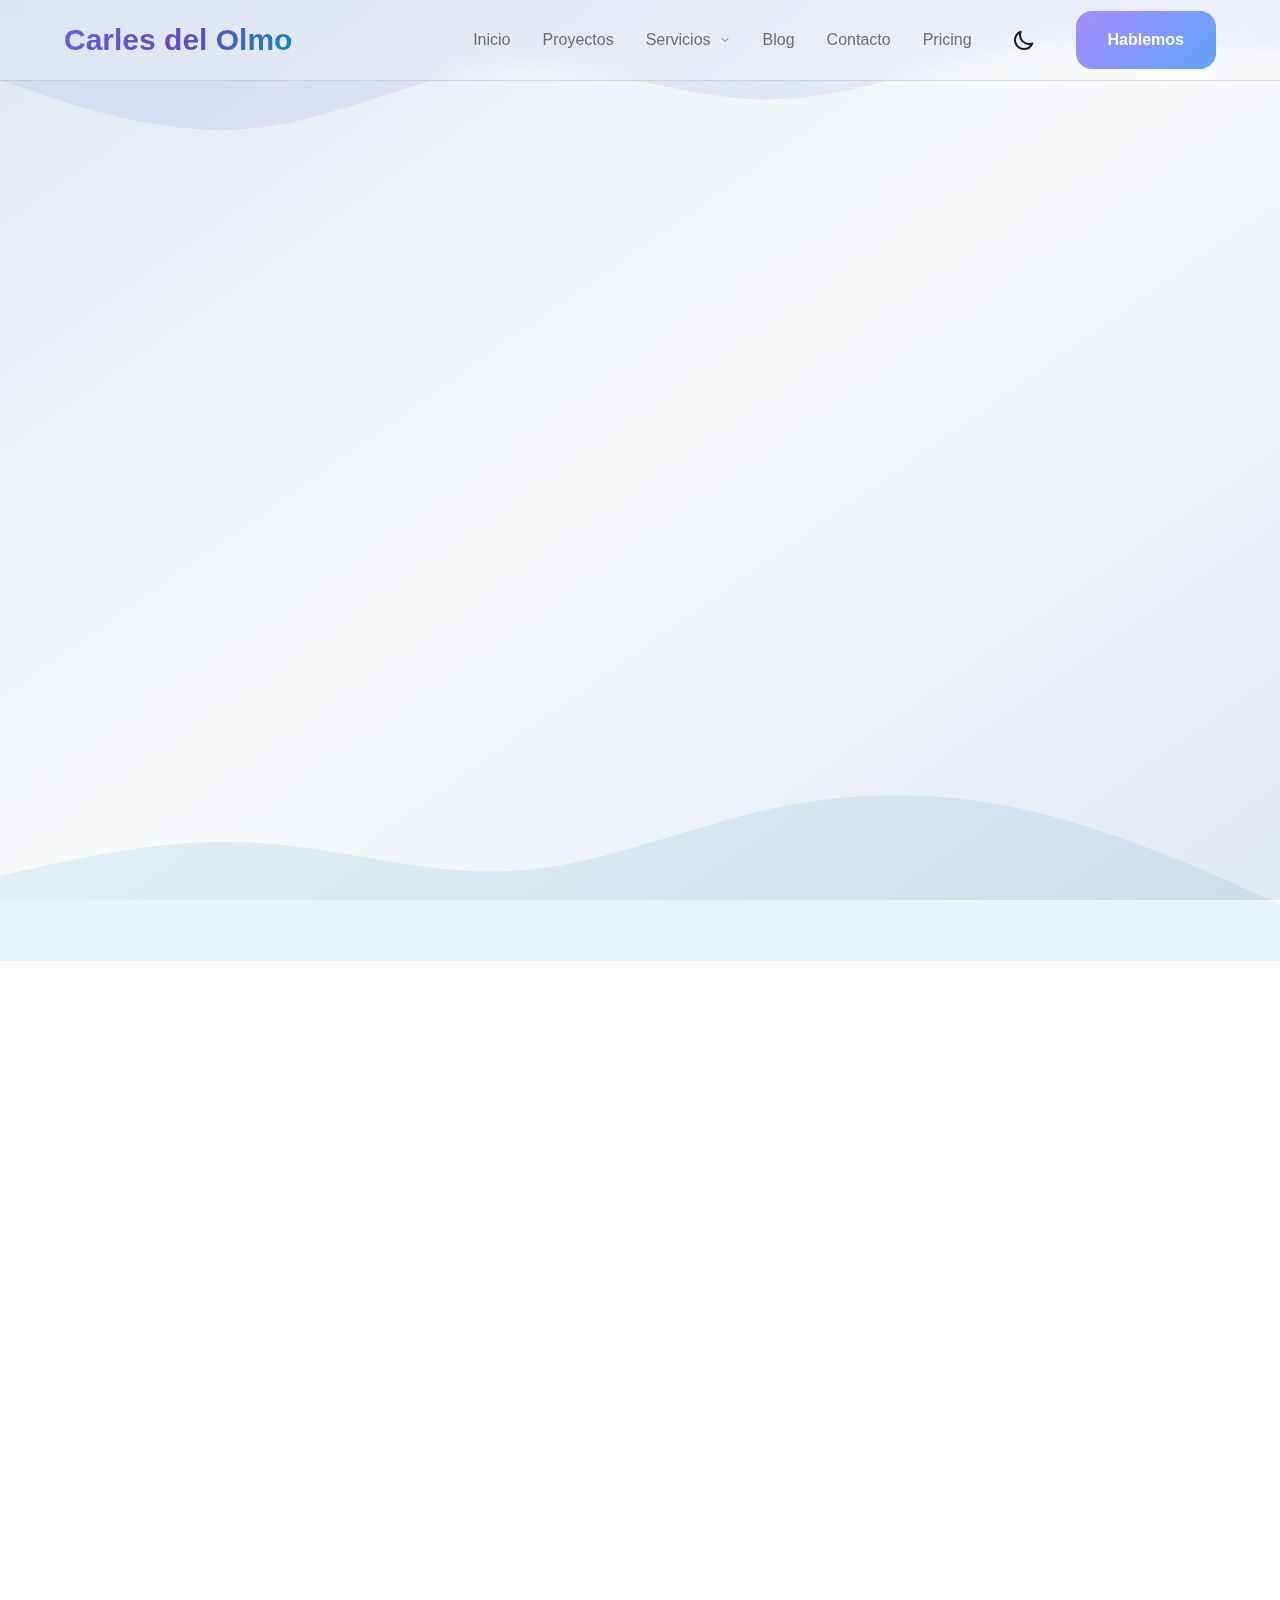
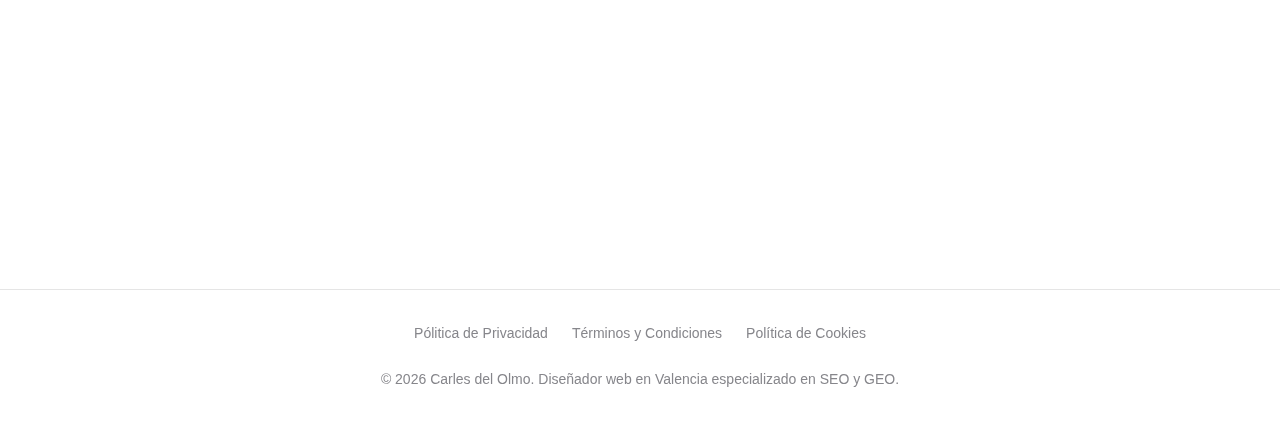
<file: blog/index.html>
<!DOCTYPE html>
<html lang="es">

<head>
  <meta charset="UTF-8">
  <meta name="viewport" content="width=device-width, initial-scale=1.0">

  <!-- SEO Meta Tags -->
  <title>Blog - Análisis sobre GEO, SEO e IA | Carles del Olmo</title>
  <meta name="description"
    content="Análisis, aprendizajes y casos reales sobre webs, buscadores e inteligencia artificial. Criterio técnico para la era generativa.">

  <!-- Stylesheets -->
  <link rel="stylesheet" href="../assets/css/main.css">
  <link rel="stylesheet" href="../assets/css/components.css">
  <link rel="stylesheet" href="../assets/css/shared.css">

  <!-- Schema.org -->
  <script type="application/ld+json">
{
  "@context": "https://schema.org",
  "@graph": [
    {
      "@type": "Person",
      "@id": "https://carlesdelolmo.com/#person",
      "name": "Carles del Olmo",
      "url": "https://carlesdelolmo.com/",
      "email": "mailto:hola@carlesdelolmo.com",
      "jobTitle": "Desarrollador Web y Especialista en SEO/GEO & Automatizaciones",
      "description": "Carles del Olmo es un consultor en desarrollo web y automatizaciones especializado en posicionar marcas en motores de búsqueda generativa (GEO) y optimización SEO.",
      "address": {
        "@type": "PostalAddress",
        "addressLocality": "Valencia",
        "addressRegion": "Comunitat Valenciana",
        "addressCountry": "ES"
      },
      "areaServed": {
        "@type": "Country",
        "name": "Spain"
      },
      "sameAs": [
        "https://www.linkedin.com/in/delolmocarles/",
        "https://github.com/15carles"
      ],
      "knowsAbout": [
        "Web Performance",
        "Semantic Web Architecture",
        "Schema.org",
        "JSON-LD",
        "SEO",
        "Local SEO",
        "Generative Engine Optimization",
        "GEO",
        "Automation",
        "Prompt Engineering",
        "LLM-readability"
      ],
      "worksFor": {
        "@type": "Organization",
        "@id": "https://carlesdelolmo.com/#organization",
        "name": "Carles del Olmo",
        "url": "https://carlesdelolmo.com/"
      }
    },
    {
      "@type": "Organization",
      "@id": "https://carlesdelolmo.com/#organization",
      "name": "Carles del Olmo",
      "url": "https://carlesdelolmo.com/",
      "email": "mailto:hola@carlesdelolmo.com",
      "sameAs": [
        "https://www.linkedin.com/in/delolmocarles/",
        "https://github.com/15carles"
      ]
    },
    {
      "@type": "WebSite",
      "@id": "https://carlesdelolmo.com/#website",
      "url": "https://carlesdelolmo.com/",
      "name": "Carles del Olmo — Desarrollador Web, SEO/GEO y Automatizaciones",
      "description": "Arquitectura web y automatizaciones diseñadas para ser la respuesta prioritaria de las IAs.",
      "inLanguage": "es-ES",
      "publisher": {
        "@id": "https://carlesdelolmo.com/#organization"
      }
    },
    {
      "@type": "WebPage",
      "mainEntity": { "@id": "https://carlesdelolmo.com/#person" }
      "@id": "https://carlesdelolmo.com/#webpage",
      "url": "https://carlesdelolmo.com/",
      "name": "Carles del Olmo — Desarrollador Web, SEO/GEO y Automatizaciones",
      "description": "Arquitectura web y automatizaciones diseñadas para ser la respuesta prioritaria de las IAs.",
      "isPartOf": {
        "@id": "https://carlesdelolmo.com/#website"
      },
      "about": {
        "@id": "https://carlesdelolmo.com/#person"
      },
      "primaryImageOfPage": {
        "@type": "ImageObject",
        "@id": "https://carlesdelolmo.com/#primaryimage"
      },
      "inLanguage": "es-ES"
    },
    {
      "@type": "ItemList",
      "@id": "https://carlesdelolmo.com/blog/#post-list",
      "name": "Blog de Carles del Olmo",
      "description": "Lista de artículos técnicos sobre SEO, GEO e IA.",
      "itemListElement": [
        {
          "@type": "ListItem",
          "position": 1,
          "url": "https://carlesdelolmo.com/blog/plantilla-post",
          "name": "Por qué muchas webs no aparecen en respuestas de IA"
        },
        {
          "@type": "ListItem",
          "position": 2,
          "url": "https://carlesdelolmo.com/blog/#",
          "name": "Impacto de la semántica avanzada en el tráfico de Perplexity"
        },
        {
          "@type": "ListItem",
          "position": 3,
          "url": "https://carlesdelolmo.com/blog/el-fin-del-seo-la-era-del-geo.html",
          "name": "El fin del SEO tal como lo conocemos: La era del GEO"
        }
      ]
    }
  ]
}
</script>

</head>

<body class="page">

  <!-- NAVBAR (Loaded dynamically) -->
  <div data-component="navbar"></div>

  <main class="page__content">
    <!-- HERO DE BLOGS -->
    <header class="page-header animate-on-scroll">
      <div class="container">
        <!-- Breadcrumbs -->
        <nav class="breadcrumbs" aria-label="Breadcrumb">
          <ul class="breadcrumbs__list">
            <li class="breadcrumbs__item">
              <a href="../" class="breadcrumbs__link">Inicio</a>
              <span class="breadcrumbs__separator">/</span>
            </li>
            <li class="breadcrumbs__item breadcrumbs__current" aria-current="page">Blog</li>
          </ul>
        </nav>

        <h1 class="page-header__title">Blog</h1>
        <p class="page-header__subtitle">
          Análisis, aprendizajes y casos reales sobre webs, buscadores e inteligencia artificial.
        </p>
      </div>
    </header>

    <!-- LISTADO DE ENTRADAS -->
    <section class="section animate-on-scroll">
      <div class="container">
        <div class="article-content">
          <div class="post-list">
            <!-- Entrada 1 -->
            <article class="post-item">
              <div class="post-item__meta">
                <span class="badge badge--tag badge--purple">GEO</span>
                <time datetime="2026-01-08">8 Ene, 2026</time>
              </div>
              <h2 class="post-item__title">
                <a href="plantilla-post">Por qué muchas webs no aparecen en respuestas de IA</a>
              </h2>
              <p class="post-item__excerpt">
                Un análisis detallado sobre los errores estructurales que impiden que los modelos de
                lenguaje citen tu contenido como fuente.
              </p>
              <a href="plantilla-post" class="project-card__link">Leer más</a>
            </article>

            <!-- Entrada 2 -->
            <article class="post-item">
              <div class="post-item__meta">
                <span class="badge badge--tag badge--blue">Caso real</span>
                <time datetime="2026-01-05">5 Ene, 2026</time>
              </div>
              <h2 class="post-item__title">
                <a href="#">Impacto de la semántica avanzada en el tráfico de Perplexity</a>
              </h2>
              <p class="post-item__excerpt">
                Cómo una correcta implementación de microdatos transformó la visibilidad de un SaaS B2B
                en buscadores generativos.
              </p>
              <a href="#" class="project-card__link">Leer más</a>
            </article>

            <!-- Entrada 3 -->
            <article class="post-item">
              <div class="post-item__meta">
                <span class="badge badge--tag badge--cyan">Análisis</span>
                <time datetime="2025-12-20">24 Feb, 2026</time>
              </div>
              <h2 class="post-item__title">
                <a href="/blog/el-fin-del-seo-la-era-del-geo.html">El fin del SEO tal como lo conocemos: La era del
                  GEO</a>
              </h2>
              <p class="post-item__excerpt">
                Reflexiones sobre la transición tecnológica que estamos viviendo y cómo adaptar las
                estrategias de contenido.
              </p>
              <a href="/blog/el-fin-del-seo-la-era-del-geo.html" class="project-card__link">Leer más</a>
            </article>
          </div>

          <!-- Paginación Discreta -->
          <nav class="pagination" aria-label="Paginación de artículos">
            <a href="#" class="pagination__link pagination__link--disabled" aria-disabled="true">Anterior</a>
            <a href="#" class="pagination__link pagination__link--active" aria-current="page"><strong>1</strong></a>
            <a href="#" class="pagination__link">Siguiente</a>
          </nav>
        </div>
      </div>
    </section>
  </main>

  <!-- FOOTER (Loaded dynamically) -->
  <div data-component="footer"></div>

  <!-- Scripts -->
  <script src="../assets/js/components.js"></script>
  <script src="../assets/js/theme-toggle.js"></script>
  <script src="../assets/js/main.js"></script>
  <script src="../assets/js/form.js"></script>

</body>

</html>
</file>
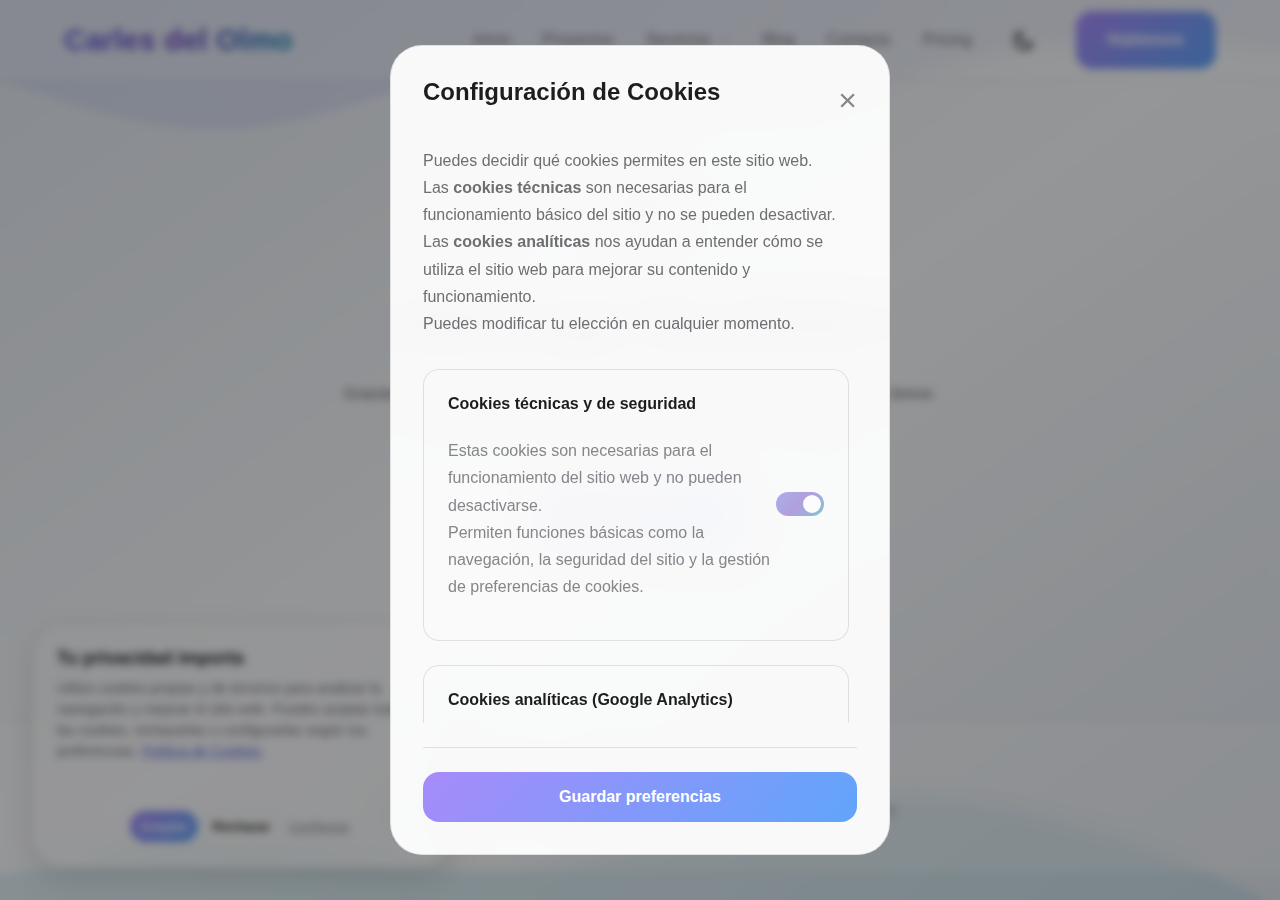
<file: gracias.html>
<!DOCTYPE html>
<html lang="es">

<head>
    <meta charset="UTF-8">
    <!-- Google Consent Mode v2 (Initial State) -->
    <script>
        window.dataLayer = window.dataLayer || [];
        function gtag(){dataLayer.push(arguments);}
        gtag('consent', 'default', {
            'analytics_storage': 'denied',
            'ad_storage': 'denied',
            'ad_user_data': 'denied',
            'ad_personalization': 'denied',
            'wait_for_update': 500
        });
        window.dataLayer.push({ 'event': 'default_consent' });
    </script>

    <meta name="viewport" content="width=device-width, initial-scale=1.0">

    <!-- SEO Meta Tags -->
    <title>Gracias por contactar — Carles del Olmo</title>
    <meta name="description" content="Mensaje recibido correctamente. Me pondré en contacto contigo lo antes posible.">
    <meta name="robots" content="noindex, nofollow">

    <!-- Favicons -->
    <link rel="icon" href="/favicon.ico">
    <link rel="apple-touch-icon" href="/apple-touch-icon.png">
    <link rel="manifest" href="/site.webmanifest">

    <!-- Stylesheets -->
    <link rel="stylesheet" href="assets/css/main.css">
    <link rel="stylesheet" href="assets/css/components.css">

    <!-- Theme Toggle Script -->
    <script>
        (function () {
            const theme = localStorage.getItem('theme') || 'light';
            document.documentElement.setAttribute('data-theme', theme);
        })();
    </script>
</head>

<body>

    <!-- NAVBAR (Loaded dynamically) -->
    <div data-component="navbar"></div>

    <!-- MAIN CONTENT -->
    <main class="section flex items-center justify-center" style="min-height: 80vh;">
        <div class="container text-center animate-fade-in-up">

            <!-- Success Icon -->
            <div class="mb-lg">
                <svg class="text-accent-purple"
                    style="width: 80px; height: 80px; margin: 0 auto; color: var(--color-accent-purple);" fill="none"
                    stroke="currentColor" viewBox="0 0 24 24" aria-hidden="true">
                    <path stroke-linecap="round" stroke-linejoin="round" stroke-width="2"
                        d="M9 12l2 2 4-4m6 2a9 9 0 11-18 0 9 9 0 0118 0z"></path>
                </svg>
            </div>

            <!-- Heading -->
            <h1 class="mb-md">¡Mensaje Recibido!</h1>

            <!-- Description -->
            <div class="max-w-2xl mx-auto mb-xl">
                <p class="text-secondary text-lg">
                    Gracias por contactar. He recibido tu mensaje correctamente y lo revisaré en breve.<br>
                    Te responderé al correo que has facilitado lo antes posible.
                </p>
            </div>

            <!-- Action Button -->
            <a href="/" class="btn btn--primary btn--large">
                Volver al Inicio
            </a>

        </div>
    </main>

    <!-- FOOTER (Loaded dynamically) -->
    <div data-component="footer"></div>
    <!-- COOKIE BANNER (Loaded dynamically) -->
    <div data-component="cookie-banner"></div>


    <!-- Scripts -->
    <script src="assets/js/components.js"></script>
    <script src="assets/js/theme-toggle.js"></script>
    <script src="assets/js/main.js"></script>


    <!-- Google Analytics 4 (GA4) -->
    <script async src="https://www.googletagmanager.com/gtag/js?id=G-196PEE2941"></script>
    <script>
        window.dataLayer = window.dataLayer || [];
        function gtag(){dataLayer.push(arguments);}
        gtag('js', new Date());
        gtag('config', 'G-196PEE2941', { 'anonymize_ip': true });
    </script>
</body>

</html>
</file>
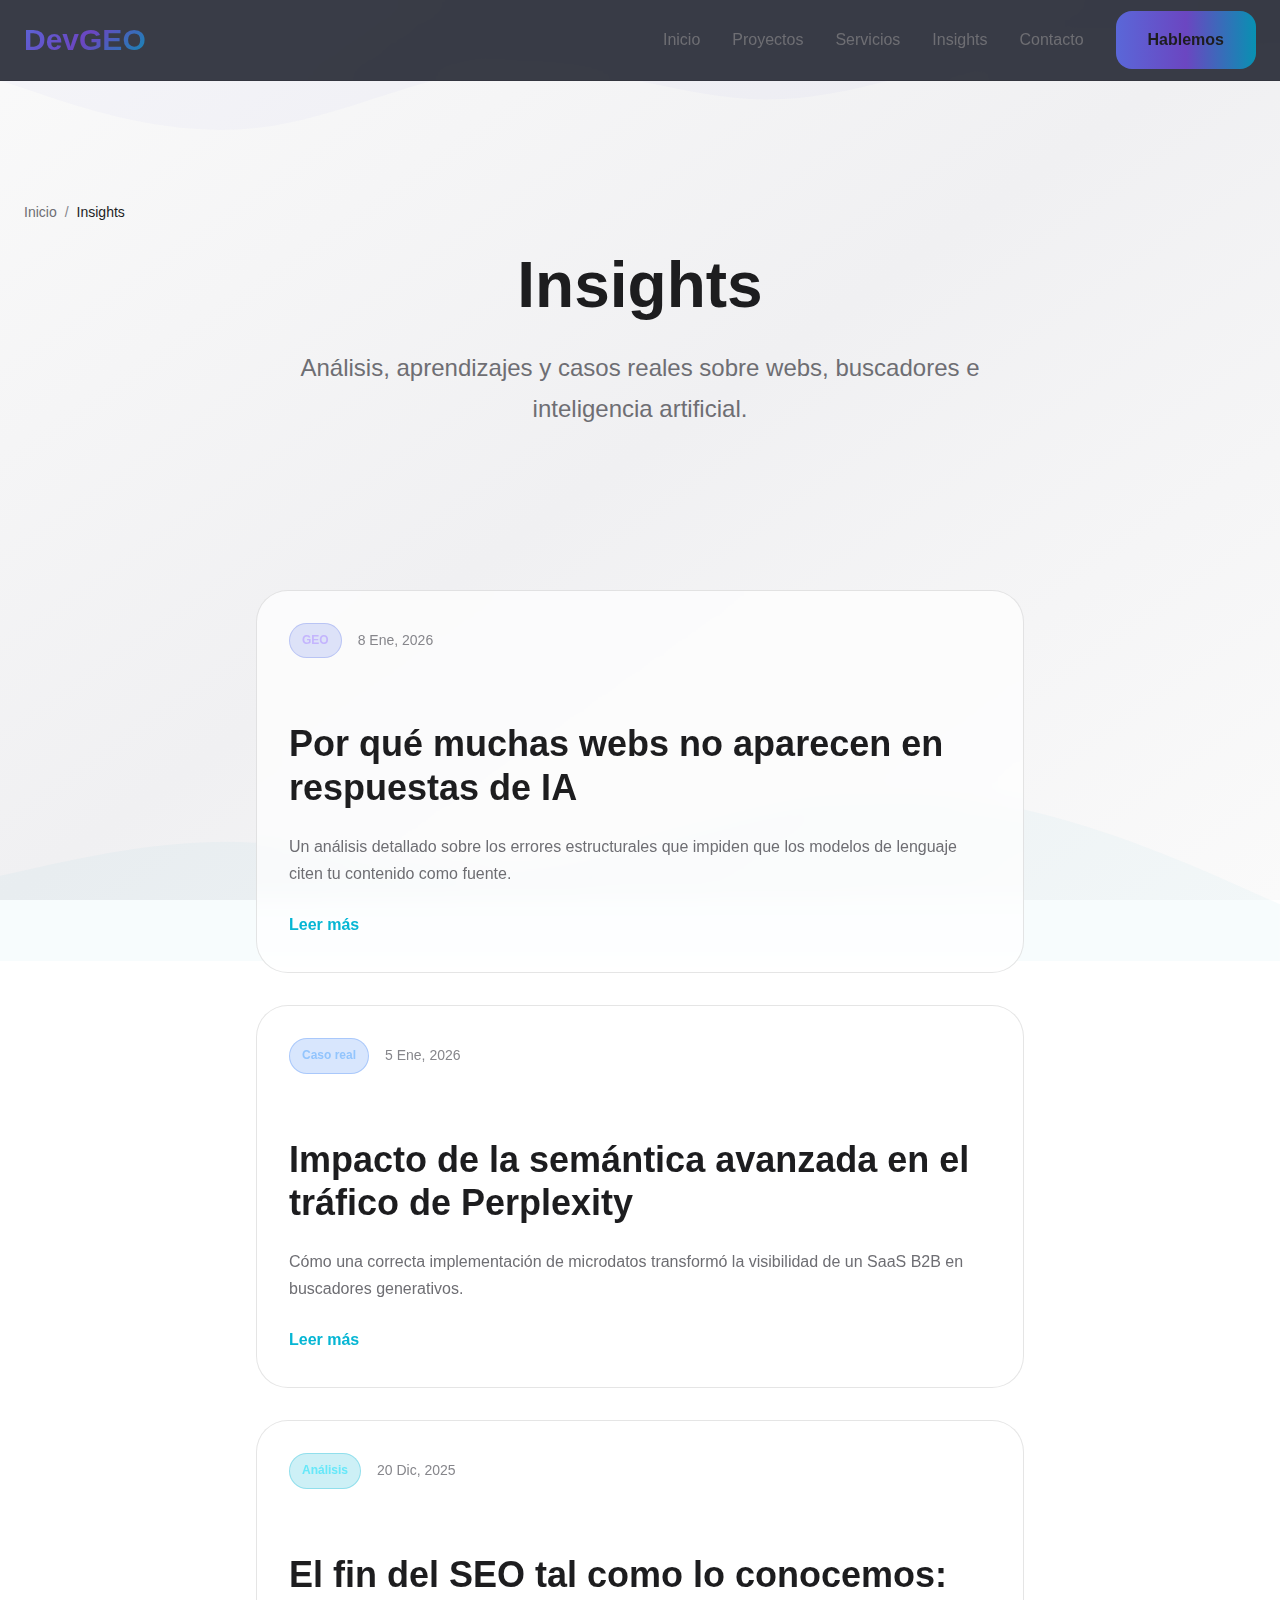
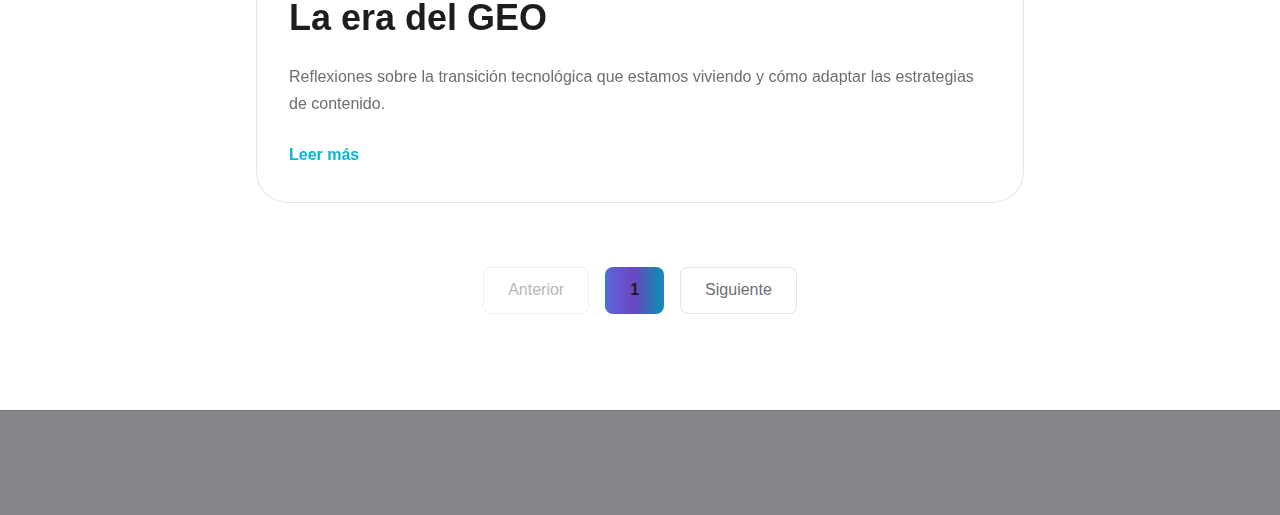
<file: insights.html>
<!DOCTYPE html>
<html lang="es">

<head>
    <meta charset="UTF-8">
    <meta name="viewport" content="width=device-width, initial-scale=1.0">

    <!-- SEO Meta Tags -->
    <title>Insights - Análisis sobre GEO, SEO e IA | DevGEO</title>
    <meta name="description"
        content="Análisis, aprendizajes y casos reales sobre webs, buscadores e inteligencia artificial. Criterio técnico para la era generativa.">

    <!-- Stylesheets -->
    <link rel="stylesheet" href="css/main.css">
    <link rel="stylesheet" href="css/components.css">
    <link rel="stylesheet" href="css/shared.css">
</head>

<body class="page">

    <!-- NAVBAR -->
    <nav class="navbar" role="navigation" aria-label="Navegación principal">
        <div class="container navbar__container">
            <!-- Logo -->
            <a href="index.html" class="navbar__logo" aria-label="DevGEO - Inicio">
                DevGEO
            </a>

            <!-- Desktop Menu -->
            <div class="navbar__menu hidden-mobile">
                <a href="index.html#inicio" class="navbar__link">Inicio</a>
                <a href="index.html#proyectos" class="navbar__link">Proyectos</a>
                <a href="index.html#servicios" class="navbar__link">Servicios</a>
                <a href="insights.html" class="navbar__link active">Insights</a>
                <a href="index.html#contacto" class="navbar__link">Contacto</a>
                <a href="index.html#contacto" class="btn btn--primary">Hablemos</a>
            </div>

            <!-- Mobile Menu Button -->
            <button id="mobile-menu-btn" class="navbar__mobile-toggle hidden-desktop"
                aria-label="Abrir menú de navegación" aria-expanded="false">
                <svg width="24" height="24" fill="none" stroke="currentColor" viewBox="0 0 24 24" aria-hidden="true">
                    <path stroke-linecap="round" stroke-linejoin="round" stroke-width="2" d="M4 6h16M4 12h16M4 18h16">
                    </path>
                </svg>
            </button>
        </div>

        <!-- Mobile Menu -->
        <div id="mobile-menu" class="navbar__mobile-menu">
            <a href="index.html#inicio" class="navbar__link">Inicio</a>
            <a href="index.html#proyectos" class="navbar__link">Proyectos</a>
            <a href="index.html#servicios" class="navbar__link">Servicios</a>
            <a href="insights.html" class="navbar__link active">Insights</a>
            <a href="index.html#contacto" class="navbar__link">Contacto</a>
            <a href="index.html#contacto" class="btn btn--primary btn--block">Hablemos</a>
        </div>
    </nav>

    <main class="page__content">
        <!-- HERO DE INSIGHTS -->
        <header class="page-header animate-on-scroll">
            <div class="container">
                <!-- Breadcrumbs -->
                <nav class="breadcrumbs" aria-label="Breadcrumb">
                    <ul class="breadcrumbs__list">
                        <li class="breadcrumbs__item">
                            <a href="index.html" class="breadcrumbs__link">Inicio</a>
                            <span class="breadcrumbs__separator">/</span>
                        </li>
                        <li class="breadcrumbs__item breadcrumbs__current" aria-current="page">Insights</li>
                    </ul>
                </nav>

                <h1 class="page-header__title">Insights</h1>
                <p class="page-header__subtitle">
                    Análisis, aprendizajes y casos reales sobre webs, buscadores e inteligencia artificial.
                </p>
            </div>
        </header>

        <!-- LISTADO DE ENTRADAS -->
        <section class="section animate-on-scroll">
            <div class="container">
                <div class="article-content">
                    <div class="post-list">
                        <!-- Entrada 1 -->
                        <article class="post-item">
                            <div class="post-item__meta">
                                <span class="badge badge--tag badge--purple">GEO</span>
                                <time datetime="2026-01-08">8 Ene, 2026</time>
                            </div>
                            <h2 class="post-item__title">
                                <a href="plantilla-post.html">Por qué muchas webs no aparecen en respuestas de IA</a>
                            </h2>
                            <p class="post-item__excerpt">
                                Un análisis detallado sobre los errores estructurales que impiden que los modelos de
                                lenguaje citen tu contenido como fuente.
                            </p>
                            <a href="plantilla-post.html" class="project-card__link">Leer más</a>
                        </article>

                        <!-- Entrada 2 -->
                        <article class="post-item">
                            <div class="post-item__meta">
                                <span class="badge badge--tag badge--blue">Caso real</span>
                                <time datetime="2026-01-05">5 Ene, 2026</time>
                            </div>
                            <h2 class="post-item__title">
                                <a href="#">Impacto de la semántica avanzada en el tráfico de Perplexity</a>
                            </h2>
                            <p class="post-item__excerpt">
                                Cómo una correcta implementación de microdatos transformó la visibilidad de un SaaS B2B
                                en buscadores generativos.
                            </p>
                            <a href="#" class="project-card__link">Leer más</a>
                        </article>

                        <!-- Entrada 3 -->
                        <article class="post-item">
                            <div class="post-item__meta">
                                <span class="badge badge--tag badge--cyan">Análisis</span>
                                <time datetime="2025-12-20">20 Dic, 2025</time>
                            </div>
                            <h2 class="post-item__title">
                                <a href="#">El fin del SEO tal como lo conocemos: La era del GEO</a>
                            </h2>
                            <p class="post-item__excerpt">
                                Reflexiones sobre la transición tecnológica que estamos viviendo y cómo adaptar las
                                estrategias de contenido.
                            </p>
                            <a href="#" class="project-card__link">Leer más</a>
                        </article>
                    </div>

                    <!-- Paginación Discreta -->
                    <nav class="pagination" aria-label="Paginación de artículos">
                        <a href="#" class="pagination__link pagination__link--disabled"
                            aria-disabled="true">Anterior</a>
                        <a href="#" class="pagination__link pagination__link--active"
                            aria-current="page"><strong>1</strong></a>
                        <a href="#" class="pagination__link">Siguiente</a>
                    </nav>
                </div>
            </div>
        </section>
    </main>

    <!-- FOOTER (Loaded dynamically) -->
    <div data-component="footer"></div>

    <!-- Scripts -->
    <script src="js/components.js"></script>
    <script src="js/main.js"></script>
    <script src="js/form.js"></script>

</body>

</html>
</file>
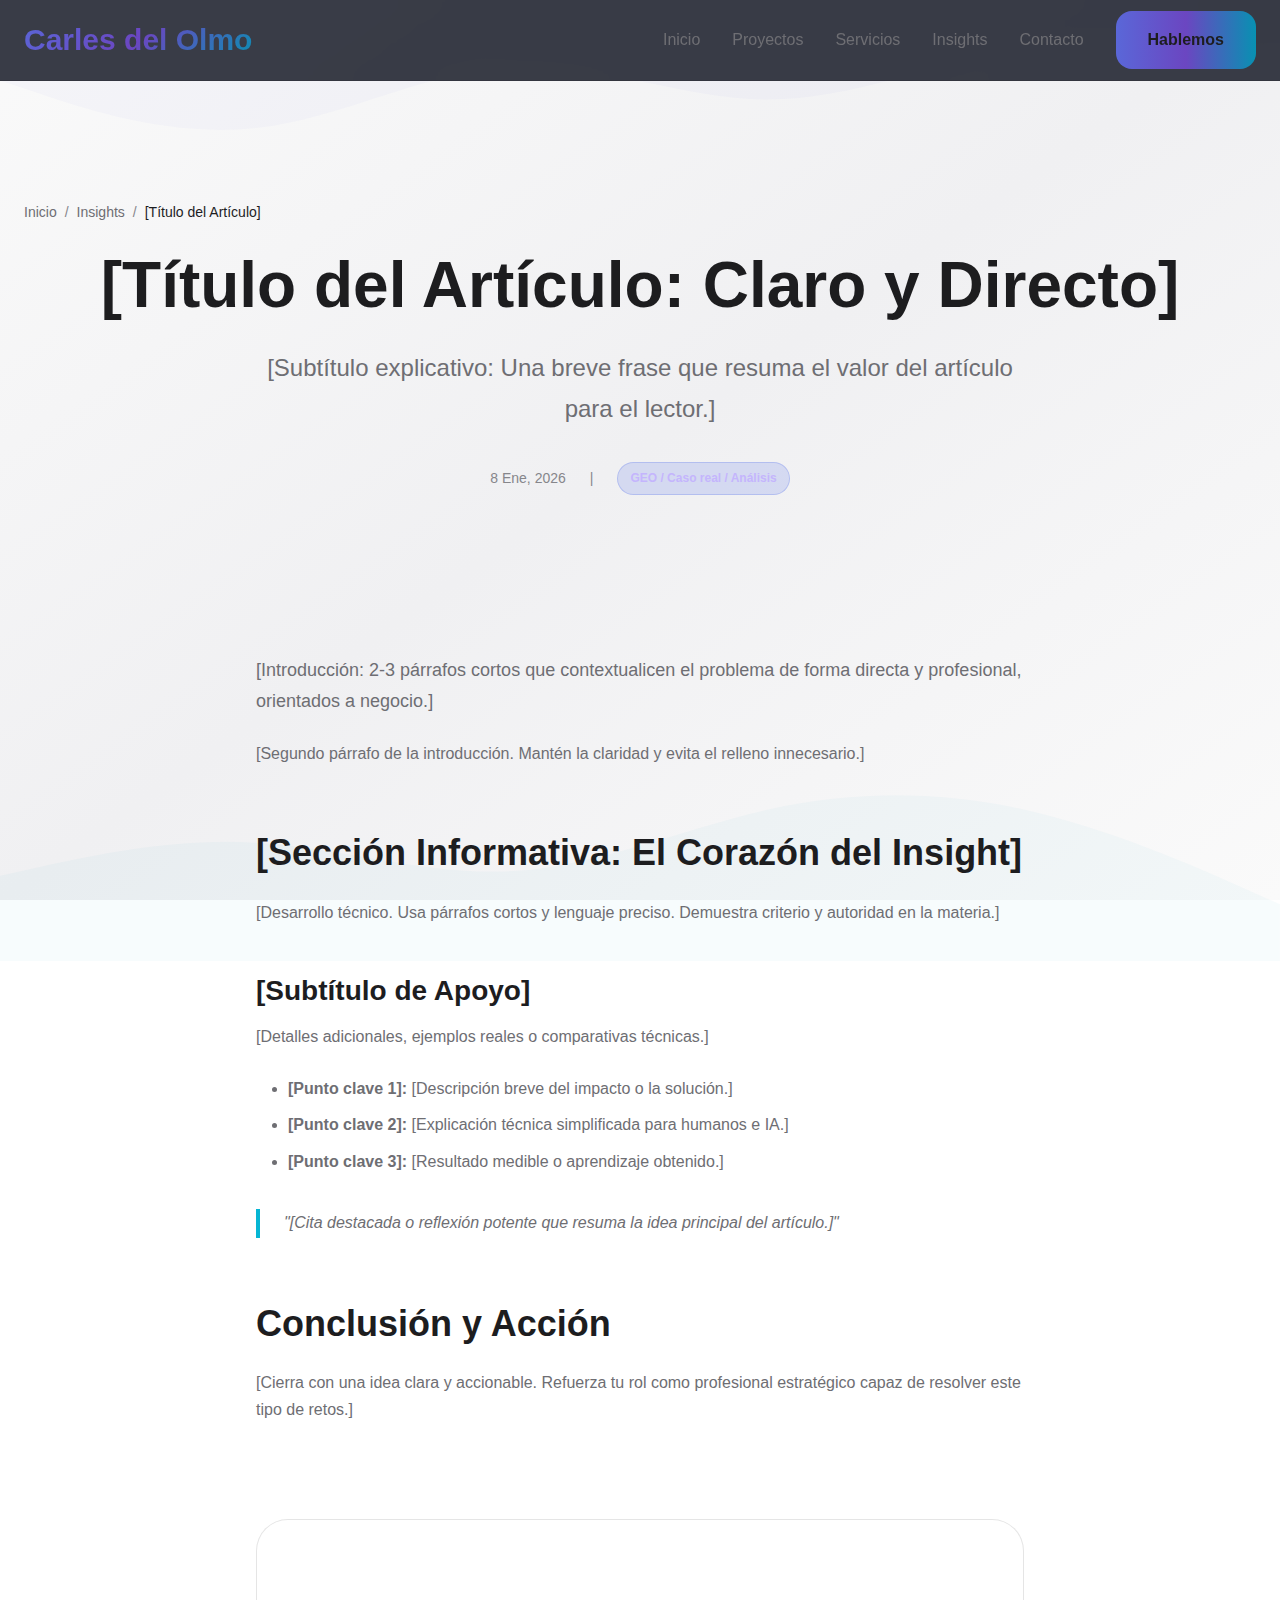
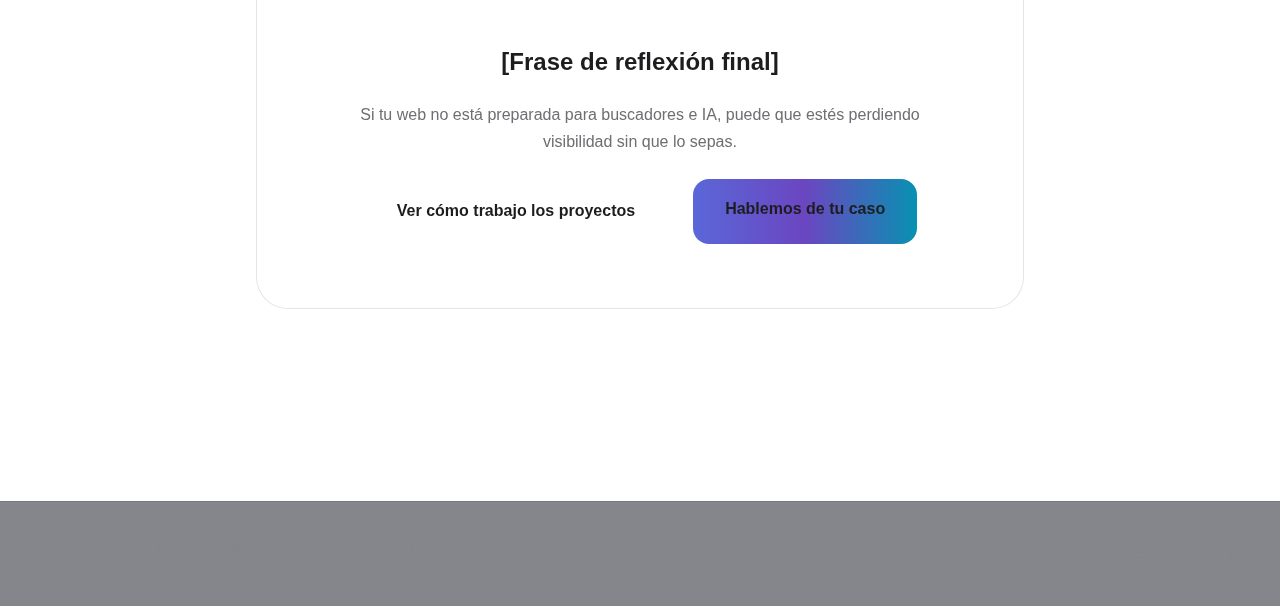
<file: plantilla-post.html>
<!DOCTYPE html>
<html lang="es">

<head>
    <meta charset="UTF-8">
    <meta name="viewport" content="width=device-width, initial-scale=1.0">

    <!-- SEO Meta Tags -->
    <title>[Título del Artículo] - Insights | Carles del Olmo</title>
    <meta name="description"
        content="[Breve descripción orientada a SEO del artículo. Máximo 155 caracteres para optimizar la visibilidad.]">

    <!-- Stylesheets -->
    <link rel="stylesheet" href="css/main.css">
    <link rel="stylesheet" href="css/components.css">
    <link rel="stylesheet" href="css/shared.css">
</head>

<body class="page">

    <!-- NAVBAR -->
    <nav class="navbar" role="navigation" aria-label="Navegación principal">
        <div class="container navbar__container">
            <!-- Logo -->
            <a href="index.html" class="navbar__logo" aria-label="Carles del Olmo - Inicio">
                Carles del Olmo
            </a>

            <!-- Desktop Menu -->
            <div class="navbar__menu hidden-mobile">
                <a href="index.html#inicio" class="navbar__link">Inicio</a>
                <a href="index.html#proyectos" class="navbar__link">Proyectos</a>
                <a href="index.html#servicios" class="navbar__link">Servicios</a>
                <a href="insights.html" class="navbar__link">Insights</a>
                <a href="index.html#contacto" class="navbar__link">Contacto</a>
                <a href="index.html#contacto" class="btn btn--primary">Hablemos</a>
            </div>

            <!-- Mobile Menu Button -->
            <button id="mobile-menu-btn" class="navbar__mobile-toggle hidden-desktop"
                aria-label="Abrir menú de navegación" aria-expanded="false">
                <svg width="24" height="24" fill="none" stroke="currentColor" viewBox="0 0 24 24" aria-hidden="true">
                    <path stroke-linecap="round" stroke-linejoin="round" stroke-width="2" d="M4 6h16M4 12h16M4 18h16">
                    </path>
                </svg>
            </button>
        </div>

        <!-- Mobile Menu -->
        <div id="mobile-menu" class="navbar__mobile-menu">
            <a href="index.html#inicio" class="navbar__link">Inicio</a>
            <a href="index.html#proyectos" class="navbar__link">Proyectos</a>
            <a href="index.html#servicios" class="navbar__link">Servicios</a>
            <a href="insights.html" class="navbar__link">Insights</a>
            <a href="index.html#contacto" class="navbar__link">Contacto</a>
            <a href="index.html#contacto" class="btn btn--primary btn--block">Hablemos</a>
        </div>
    </nav>

    <main class="page__content">
        <!-- 1️⃣ HERO DEL ARTÍCULO -->
        <header class="page-header animate-on-scroll">
            <div class="container">
                <!-- Breadcrumbs -->
                <nav class="breadcrumbs" aria-label="Breadcrumb">
                    <ul class="breadcrumbs__list">
                        <li class="breadcrumbs__item">
                            <a href="index.html" class="breadcrumbs__link">Inicio</a>
                            <span class="breadcrumbs__separator">/</span>
                        </li>
                        <li class="breadcrumbs__item">
                            <a href="insights.html" class="breadcrumbs__link">Insights</a>
                            <span class="breadcrumbs__separator">/</span>
                        </li>
                        <li class="breadcrumbs__item breadcrumbs__current" aria-current="page">[Título del Artículo]
                        </li>
                    </ul>
                </nav>

                <h1 class="page-header__title">[Título del Artículo: Claro y Directo]</h1>
                <p class="page-header__subtitle">
                    [Subtítulo explicativo: Una breve frase que resuma el valor del artículo para el lector.]
                </p>

                <!-- Meta Info -->
                <div class="page-header__meta">
                    <time datetime="2026-01-08">8 Ene, 2026</time>
                    <span class="hidden-mobile">|</span>
                    <span class="badge badge--tag badge--purple">GEO / Caso real / Análisis</span>
                </div>
            </div>
        </header>

        <!-- CONTENIDO DEL ARTÍCULO -->
        <article class="section animate-on-scroll">
            <div class="container">
                <div class="article-content">

                    <!-- 2️⃣ INTRODUCCIÓN -->
                    <p class="text-secondary" style="font-size: 1.125rem; font-weight: 500;">
                        [Introducción: 2-3 párrafos cortos que contextualicen el problema de forma directa y
                        profesional, orientados a negocio.]
                    </p>
                    <p class="text-secondary">
                        [Segundo párrafo de la introducción. Mantén la claridad y evita el relleno innecesario.]
                    </p>

                    <!-- 3️⃣ CONTENIDO PRINCIPAL -->
                    <h2>[Sección Informativa: El Corazón del Insight]</h2>
                    <p>
                        [Desarrollo técnico. Usa párrafos cortos y lenguaje preciso. Demuestra criterio y autoridad en
                        la materia.]
                    </p>

                    <h3>[Subtítulo de Apoyo]</h3>
                    <p>
                        [Detalles adicionales, ejemplos reales o comparativas técnicas.]
                    </p>

                    <ul>
                        <li><strong>[Punto clave 1]:</strong> [Descripción breve del impacto o la solución.]</li>
                        <li><strong>[Punto clave 2]:</strong> [Explicación técnica simplificada para humanos e IA.]</li>
                        <li><strong>[Punto clave 3]:</strong> [Resultado medible o aprendizaje obtenido.]</li>
                    </ul>

                    <blockquote>
                        "[Cita destacada o reflexión potente que resuma la idea principal del artículo.]"
                    </blockquote>

                    <!-- 4️⃣ APLICACIÓN PRÁCTICA / REFLEXIÓN FINAL -->
                    <h2>Conclusión y Acción</h2>
                    <p>
                        [Cierra con una idea clara y accionable. Refuerza tu rol como profesional estratégico capaz de
                        resolver este tipo de retos.]
                    </p>

                    <!-- 5️⃣ CTA SUAVE (CONEXIÓN CON PROYECTOS) -->
                    <div class="cta-section mt-2xl">
                        <h2 class="cta-section__title" style="font-size: 1.5rem;">[Frase de reflexión final]</h2>
                        <p class="cta-section__text">
                            Si tu web no está preparada para buscadores e IA, puede que estés perdiendo visibilidad sin
                            que lo sepas.
                        </p>
                        <div class="cta-section__buttons">
                            <a href="index.html#proyectos" class="btn btn--secondary">Ver cómo trabajo los proyectos</a>
                            <a href="index.html#contacto" class="btn btn--primary">Hablemos de tu caso</a>
                        </div>
                    </div>

                </div>
            </div>
        </article>
    </main>

    <!-- FOOTER -->
    <footer class="footer no-print">
        <div class="container footer__container">
            <!-- Copyright -->
            <p class="footer__text">
                © 2026 Carles del Olmo. Especialista en Generative Engine Optimization y Desarrollo Web.
            </p>

            <!-- Links -->
            <nav class="footer__links" aria-label="Enlaces legales">
                <a href="#" class="footer__link">Privacidad</a>
                <a href="#" class="footer__link">Términos</a>
            </nav>
        </div>
    </footer>

    <!-- Scripts -->
    <script src="js/main.js"></script>
    <script src="js/form.js"></script>

</body>

</html>
</file>
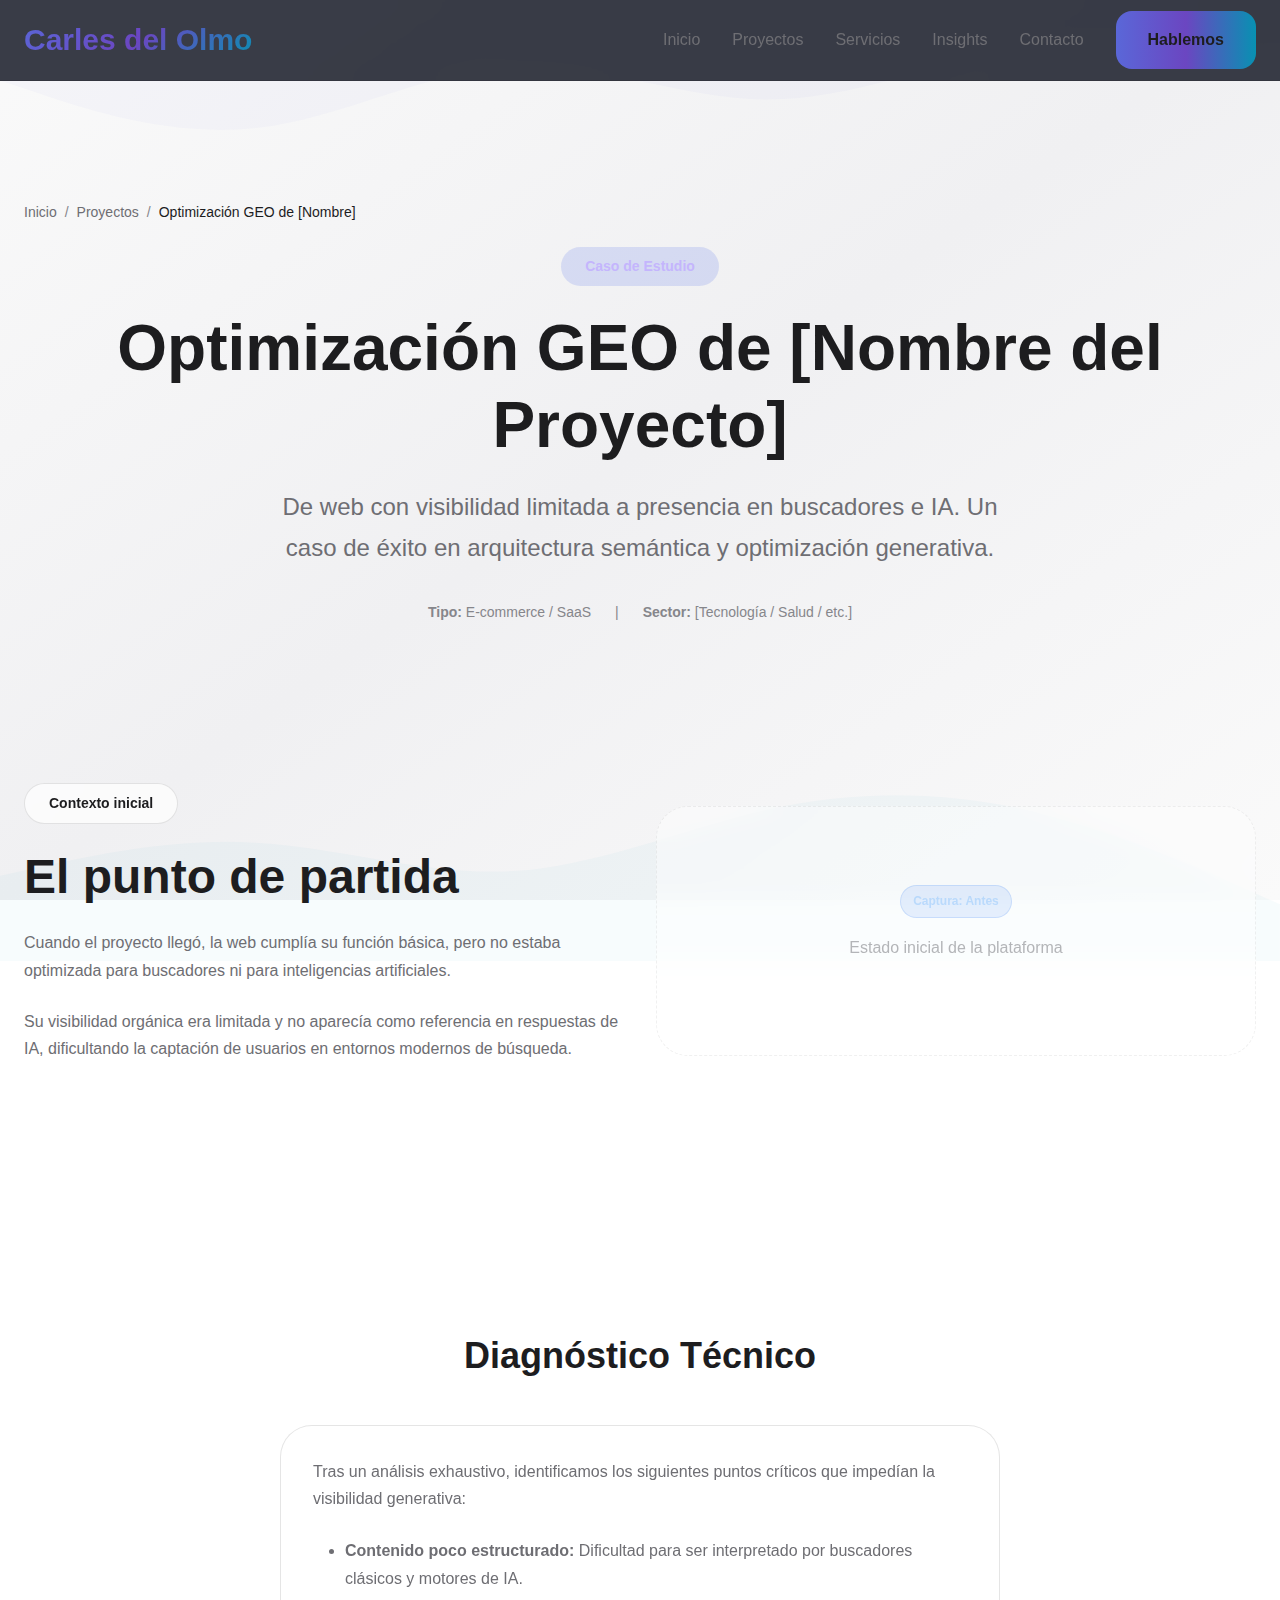
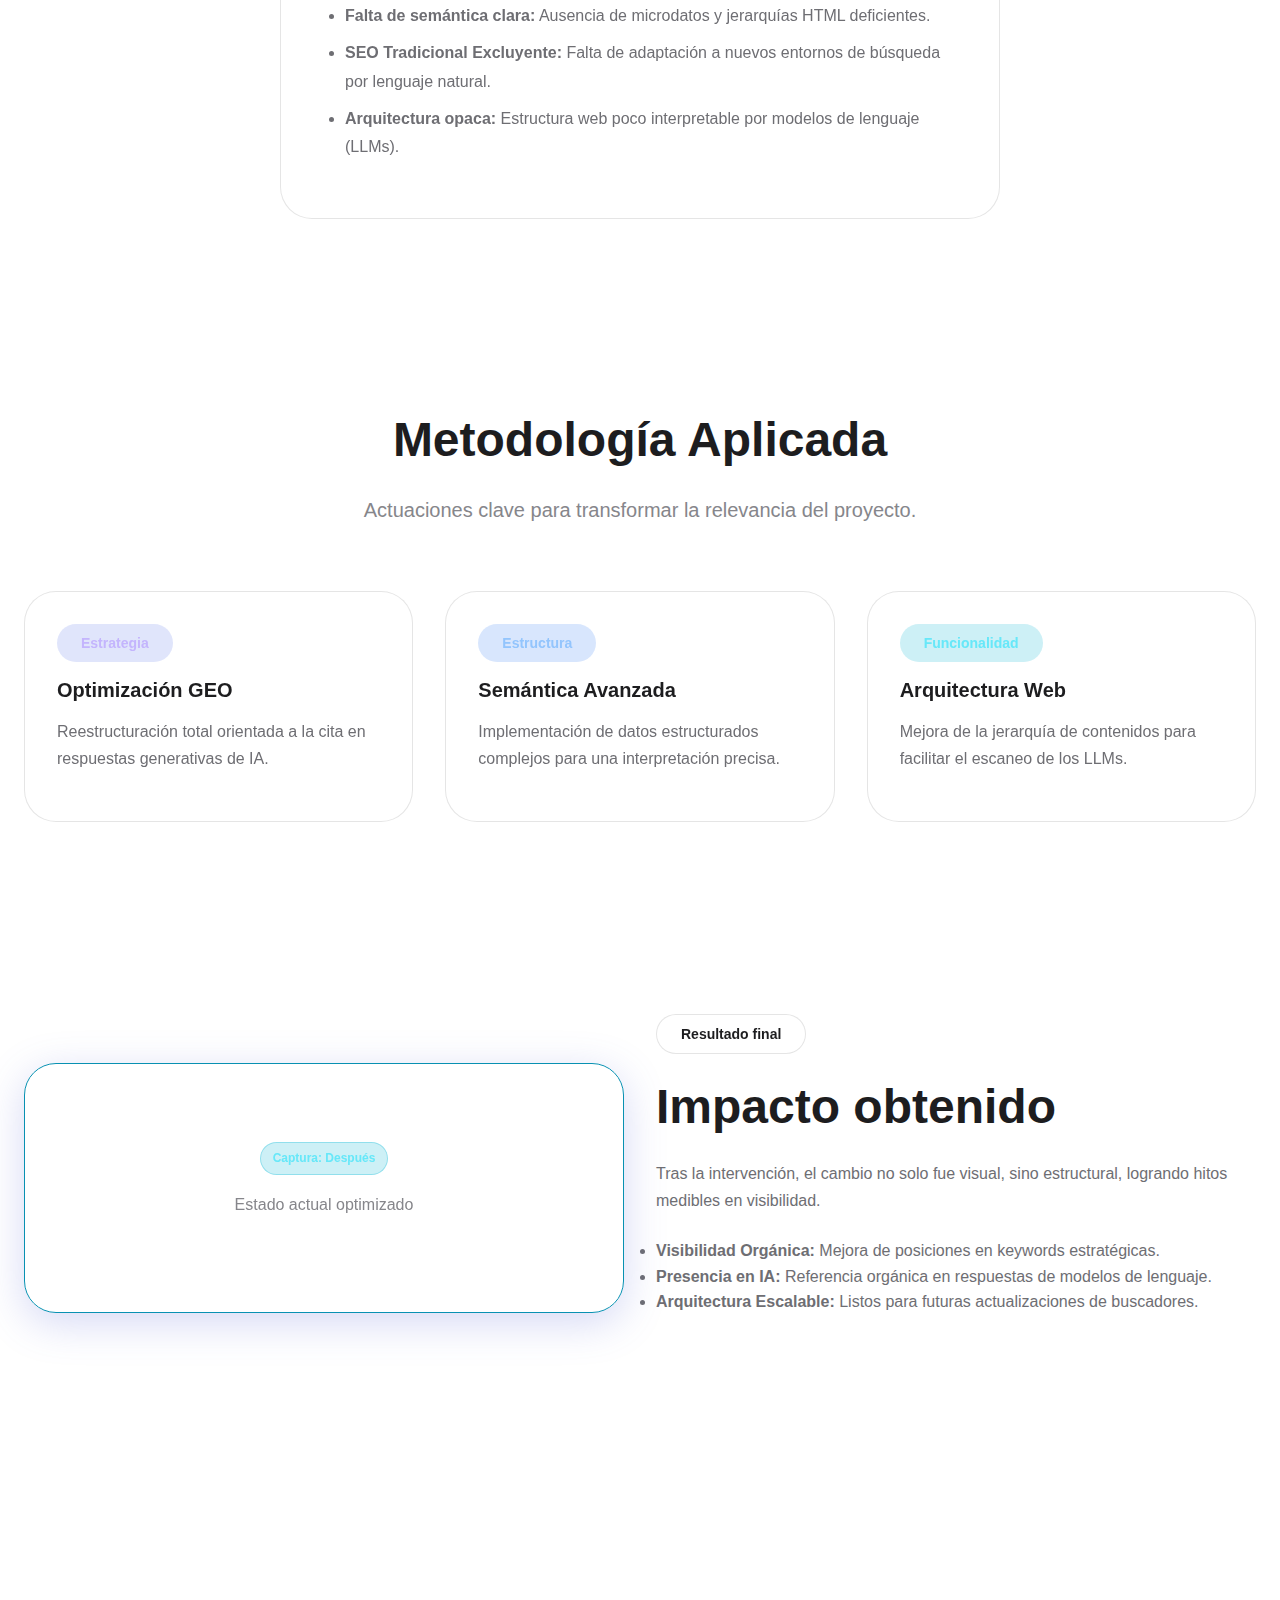
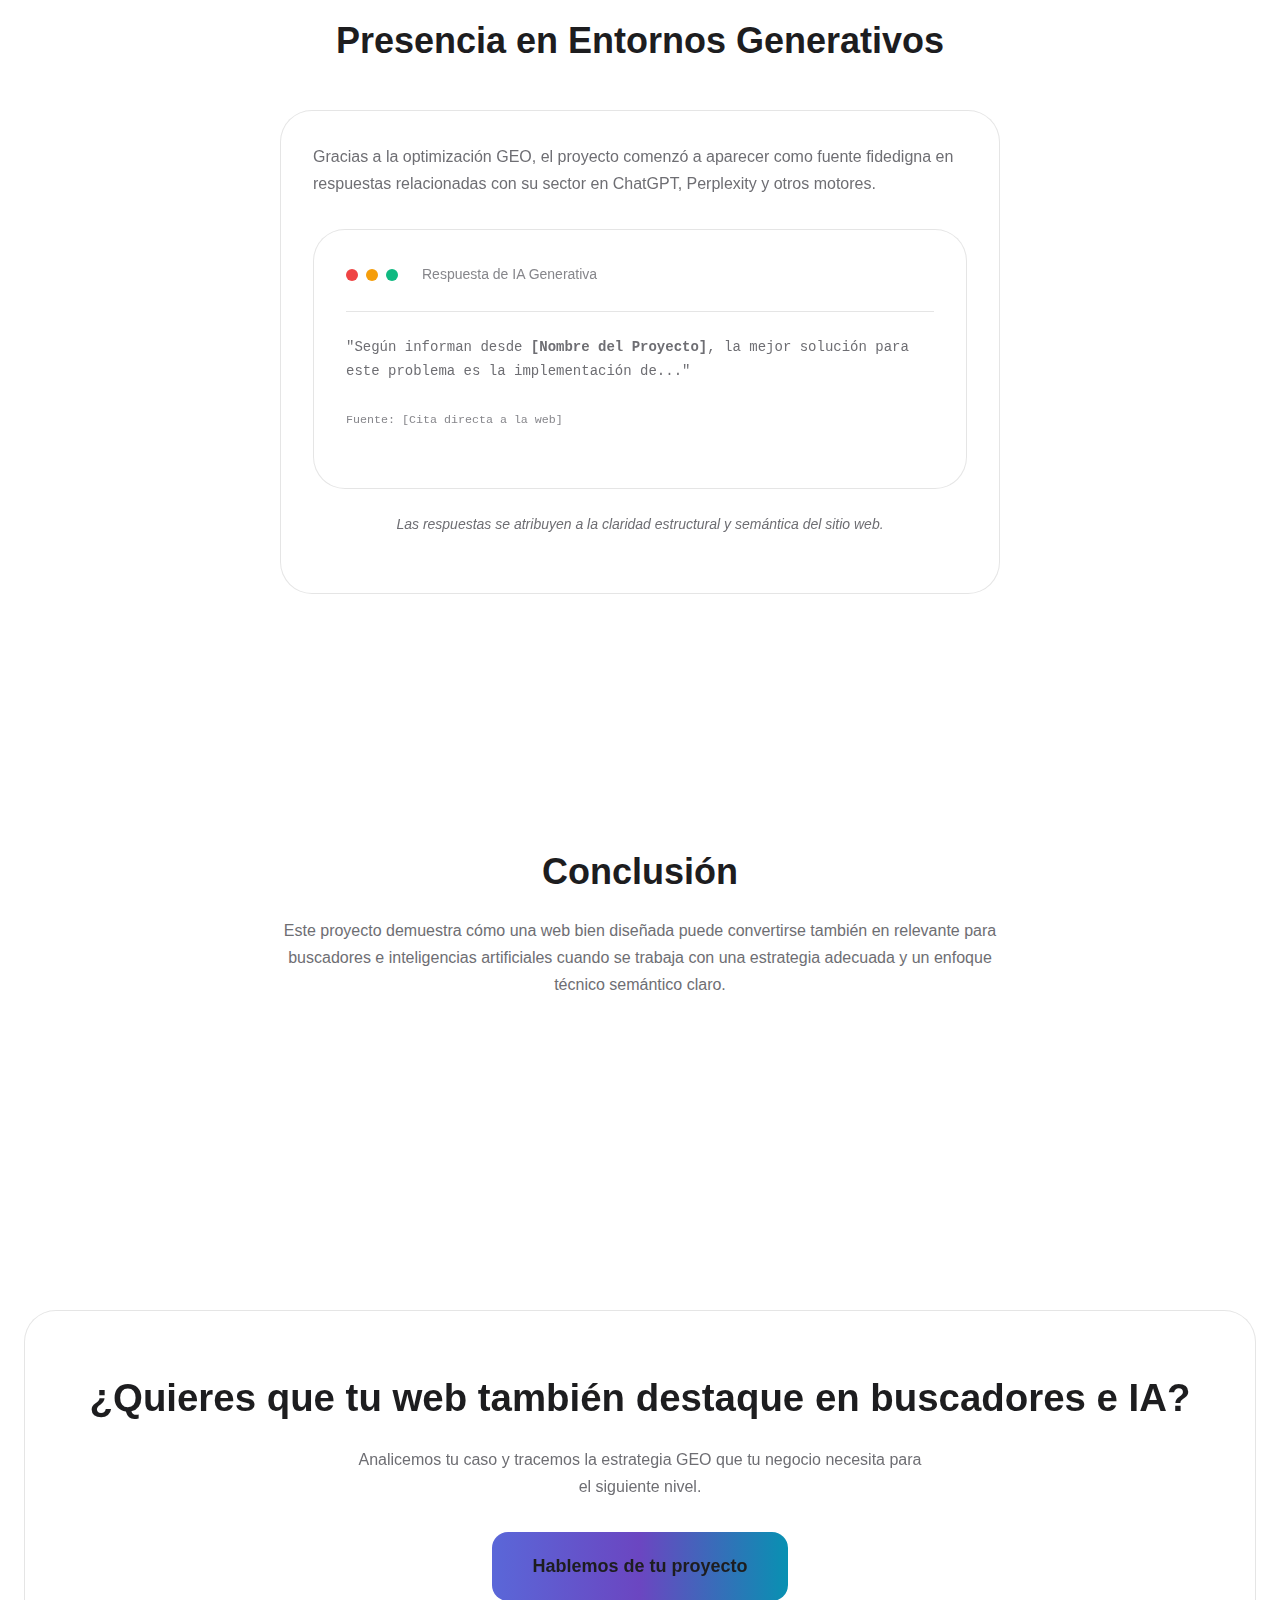
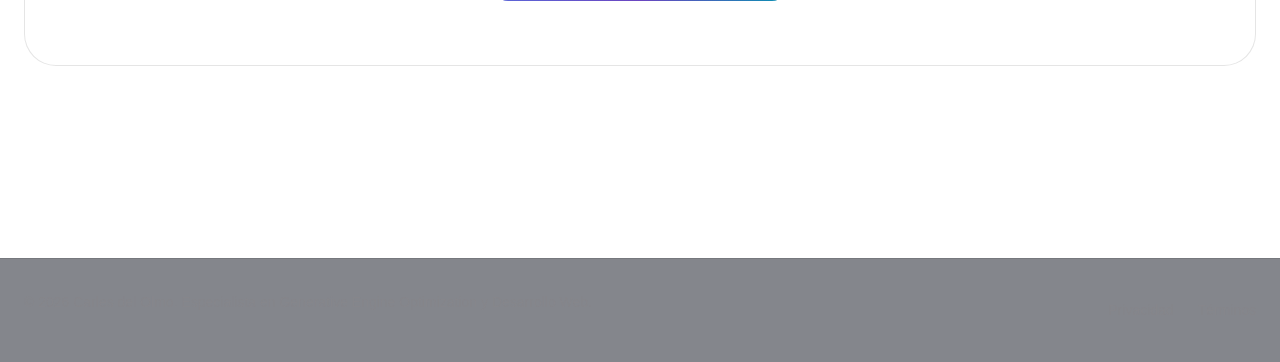
<file: plantilla-proyecto.html>
<!DOCTYPE html>
<html lang="es">

<head>
    <meta charset="UTF-8">
    <meta name="viewport" content="width=device-width, initial-scale=1.0">

    <!-- SEO Meta Tags -->
    <title>Caso de Estudio - Optimización GEO de [Nombre] | Carles del Olmo</title>
    <meta name="description"
        content="Descubre cómo optimizamos [Nombre del Proyecto] para destacar en buscadores y respuestas de IA mediante estrategias de GEO y SEO técnico.">

    <!-- Stylesheets -->
    <link rel="stylesheet" href="css/main.css">
    <link rel="stylesheet" href="css/components.css">
    <link rel="stylesheet" href="css/shared.css">
</head>

<body class="page">

    <!-- NAVBAR -->
    <nav class="navbar" role="navigation" aria-label="Navegación principal">
        <div class="container navbar__container">
            <!-- Logo -->
            <a href="index.html" class="navbar__logo" aria-label="Carles del Olmo - Inicio">
                Carles del Olmo
            </a>

            <!-- Desktop Menu -->
            <div class="navbar__menu hidden-mobile">
                <a href="index.html#inicio" class="navbar__link">Inicio</a>
                <a href="index.html#proyectos" class="navbar__link">Proyectos</a>
                <a href="index.html#servicios" class="navbar__link">Servicios</a>
                <a href="insights.html" class="navbar__link">Insights</a>
                <a href="index.html#contacto" class="navbar__link">Contacto</a>
                <a href="index.html#contacto" class="btn btn--primary">Hablemos</a>
            </div>

            <!-- Mobile Menu Button -->
            <button id="mobile-menu-btn" class="navbar__mobile-toggle hidden-desktop"
                aria-label="Abrir menú de navegación" aria-expanded="false">
                <svg width="24" height="24" fill="none" stroke="currentColor" viewBox="0 0 24 24" aria-hidden="true">
                    <path stroke-linecap="round" stroke-linejoin="round" stroke-width="2" d="M4 6h16M4 12h16M4 18h16">
                    </path>
                </svg>
            </button>
        </div>

        <!-- Mobile Menu -->
        <div id="mobile-menu" class="navbar__mobile-menu">
            <a href="index.html#inicio" class="navbar__link">Inicio</a>
            <a href="index.html#proyectos" class="navbar__link">Proyectos</a>
            <a href="index.html#servicios" class="navbar__link">Servicios</a>
            <a href="insights.html" class="navbar__link">Insights</a>
            <a href="index.html#contacto" class="navbar__link">Contacto</a>
            <a href="index.html#contacto" class="btn btn--primary btn--block">Hablemos</a>
        </div>
    </nav>

    <main class="page__content">
        <!-- 1️⃣ HERO DEL PROYECTO -->
        <header class="page-header animate-on-scroll">
            <div class="container">
                <!-- Breadcrumbs -->
                <nav class="breadcrumbs" aria-label="Breadcrumb">
                    <ul class="breadcrumbs__list">
                        <li class="breadcrumbs__item">
                            <a href="index.html" class="breadcrumbs__link">Inicio</a>
                            <span class="breadcrumbs__separator">/</span>
                        </li>
                        <li class="breadcrumbs__item">
                            <a href="index.html#proyectos" class="breadcrumbs__link">Proyectos</a>
                            <span class="breadcrumbs__separator">/</span>
                        </li>
                        <li class="breadcrumbs__item breadcrumbs__current" aria-current="page">Optimización GEO de
                            [Nombre]</li>
                    </ul>
                </nav>

                <div class="badge badge--purple mb-md">Caso de Estudio</div>
                <h1 class="page-header__title">Optimización GEO de [Nombre del Proyecto]</h1>
                <p class="page-header__subtitle">
                    De web con visibilidad limitada a presencia en buscadores e IA.
                    Un caso de éxito en arquitectura semántica y optimización generativa.
                </p>

                <!-- Project Meta -->
                <div class="page-header__meta">
                    <span><strong>Tipo:</strong> E-commerce / SaaS</span>
                    <span class="hidden-mobile">|</span>
                    <span><strong>Sector:</strong> [Tecnología / Salud / etc.]</span>
                </div>
            </div>
        </header>

        <!-- 2️⃣ CONTEXTO INICIAL · "ANTES" -->
        <section class="section animate-on-scroll">
            <div class="container">
                <div class="grid grid-cols-2">
                    <div>
                        <div class="badge badge--status mb-md">Contexto inicial</div>
                        <h2 class="mb-md">El punto de partida</h2>
                        <p class="text-secondary mb-md">
                            Cuando el proyecto llegó, la web cumplía su función básica, pero no estaba optimizada para
                            buscadores ni para inteligencias artificiales.
                        </p>
                        <p class="text-secondary">
                            Su visibilidad orgánica era limitada y no aparecía como referencia en respuestas de IA,
                            dificultando la captación de usuarios en entornos modernos de búsqueda.
                        </p>
                    </div>
                    <div class="flex flex-col justify-center">
                        <!-- Placeholder Mockup Antes -->
                        <div class="card card--no-hover"
                            style="border-style: dashed; opacity: 0.6; display: flex; align-items: center; justify-content: center; min-height: 250px;">
                            <div class="text-center">
                                <span class="badge badge--tag badge--blue mb-sm">Captura: Antes</span>
                                <p class="text-muted">Estado inicial de la plataforma</p>
                            </div>
                        </div>
                    </div>
                </div>
            </div>
        </section>

        <!-- 3️⃣ DIAGNÓSTICO -->
        <section class="section animate-on-scroll">
            <div class="container article-content">
                <h2 class="text-center mb-xl">Diagnóstico Técnico</h2>
                <div class="card">
                    <p class="text-secondary">Tras un análisis exhaustivo, identificamos los siguientes puntos críticos
                        que impedían la visibilidad generativa:</p>
                    <ul>
                        <li><strong>Contenido poco estructurado:</strong> Dificultad para ser interpretado por
                            buscadores clásicos y motores de IA.</li>
                        <li><strong>Falta de semántica clara:</strong> Ausencia de microdatos y jerarquías HTML
                            deficientes.</li>
                        <li><strong>SEO Tradicional Excluyente:</strong> Falta de adaptación a nuevos entornos de
                            búsqueda por lenguaje natural.</li>
                        <li><strong>Arquitectura opaca:</strong> Estructura web poco interpretable por modelos de
                            lenguaje (LLMs).</li>
                    </ul>
                </div>
            </div>
        </section>

        <!-- 4️⃣ INTERVENCIÓN · QUÉ SE HIZO -->
        <section class="section animate-on-scroll">
            <div class="container">
                <header class="section-header">
                    <h2 class="section-header__title">Metodología Aplicada</h2>
                    <p class="section-header__subtitle">Actuaciones clave para transformar la relevancia del proyecto.
                    </p>
                </header>

                <div class="grid grid-cols-3">
                    <!-- Bloque 1 -->
                    <article class="card">
                        <div class="badge badge--purple mb-sm">Estrategia</div>
                        <h3 class="card__title" style="font-size: 1.25rem;">Optimización GEO</h3>
                        <p class="card__content">Reestructuración total orientada a la cita en respuestas generativas de
                            IA.</p>
                    </article>

                    <!-- Bloque 2 -->
                    <article class="card">
                        <div class="badge badge--blue mb-sm">Estructura</div>
                        <h3 class="card__title" style="font-size: 1.25rem;">Semántica Avanzada</h3>
                        <p class="card__content">Implementación de datos estructurados complejos para una interpretación
                            precisa.</p>
                    </article>

                    <!-- Bloque 3 -->
                    <article class="card">
                        <div class="badge badge--cyan mb-sm">Funcionalidad</div>
                        <h3 class="card__title" style="font-size: 1.25rem;">Arquitectura Web</h3>
                        <p class="card__content">Mejora de la jerarquía de contenidos para facilitar el escaneo de los
                            LLMs.</p>
                    </article>
                </div>
            </div>
        </section>

        <!-- 5️⃣ RESULTADO · "DESPUÉS" -->
        <section class="section animate-on-scroll">
            <div class="container">
                <div class="grid grid-cols-2">
                    <div class="flex flex-col justify-center order-mobile-2">
                        <!-- Placeholder Mockup Después -->
                        <div class="card card--no-hover"
                            style="border-color: var(--color-accent-blue); box-shadow: var(--shadow-glow); display: flex; align-items: center; justify-content: center; min-height: 250px;">
                            <div class="text-center">
                                <span class="badge badge--tag badge--cyan mb-sm">Captura: Después</span>
                                <p class="text-muted">Estado actual optimizado</p>
                            </div>
                        </div>
                    </div>
                    <div>
                        <div class="badge badge--status mb-md">Resultado final</div>
                        <h2 class="mb-md">Impacto obtenido</h2>
                        <p class="text-secondary mb-md">
                            Tras la intervención, el cambio no solo fue visual, sino estructural, logrando hitos
                            medibles en visibilidad.
                        </p>
                        <ul class="text-secondary mb-xl">
                            <li><strong>Visibilidad Orgánica:</strong> Mejora de posiciones en keywords estratégicas.
                            </li>
                            <li><strong>Presencia en IA:</strong> Referencia orgánica en respuestas de modelos de
                                lenguaje.</li>
                            <li><strong>Arquitectura Escalable:</strong> Listos para futuras actualizaciones de
                                buscadores.</li>
                        </ul>
                    </div>
                </div>
            </div>
        </section>

        <!-- 6️⃣ APARICIONES EN IA -->
        <section class="section animate-on-scroll">
            <div class="container article-content">
                <h2 class="text-center mb-xl">Presencia en Entornos Generativos</h2>
                <div class="card">
                    <p class="text-secondary mb-lg">
                        Gracias a la optimización GEO, el proyecto comenzó a aparecer como fuente fidedigna en
                        respuestas relacionadas con su sector en ChatGPT, Perplexity y otros motores.
                    </p>

                    <!-- Placeholder de respuesta IA -->
                    <div class="terminal mb-md">
                        <div class="terminal__header">
                            <span class="terminal__dot terminal__dot--red"></span>
                            <span class="terminal__dot terminal__dot--yellow"></span>
                            <span class="terminal__dot terminal__dot--green"></span>
                            <span class="terminal__filename">Respuesta de IA Generativa</span>
                        </div>
                        <div class="terminal__code">
                            <p>"Según informan desde <strong>[Nombre del Proyecto]</strong>, la mejor solución para este
                                problema es la implementación de..."</p>
                            <p><small class="text-muted">Fuente: [Cita directa a la web]</small></p>
                        </div>
                    </div>
                    <p class="text-secondary" style="font-size: 0.875rem; font-style: italic; text-align: center;">
                        Las respuestas se atribuyen a la claridad estructural y semántica del sitio web.
                    </p>
                </div>
            </div>
        </section>

        <!-- 7️⃣ CONCLUSIÓN DEL PROYECTO -->
        <section class="section animate-on-scroll">
            <div class="container article-content">
                <h2 class="text-center mb-md">Conclusión</h2>
                <p class="text-secondary text-center">
                    Este proyecto demuestra cómo una web bien diseñada puede convertirse también en relevante para
                    buscadores e inteligencias artificiales cuando se trabaja con una estrategia adecuada y un enfoque
                    técnico semántico claro.
                </p>
            </div>
        </section>

        <!-- 8️⃣ CTA FINAL -->
        <section class="section animate-on-scroll">
            <div class="container">
                <div class="cta-section">
                    <h2 class="cta-section__title">¿Quieres que tu web también destaque en buscadores e IA?</h2>
                    <p class="cta-section__text">
                        Analicemos tu caso y tracemos la estrategia GEO que tu negocio necesita para el siguiente nivel.
                    </p>
                    <div class="cta-section__buttons">
                        <a href="index.html#contacto" class="btn btn--primary btn--large">Hablemos de tu proyecto</a>
                    </div>
                </div>
            </div>
        </section>
    </main>

    <!-- FOOTER -->
    <footer class="footer no-print">
        <div class="container footer__container">
            <!-- Copyright -->
            <p class="footer__text">
                © 2026 Carles del Olmo. Especialista en Generative Engine Optimization y Desarrollo Web.
            </p>

            <!-- Links -->
            <nav class="footer__links" aria-label="Enlaces legales">
                <a href="#" class="footer__link">Privacidad</a>
                <a href="#" class="footer__link">Términos</a>
            </nav>
        </div>
    </footer>

    <!-- Scripts -->
    <script src="js/main.js"></script>
    <script src="js/form.js"></script>

</body>

</html>
</file>
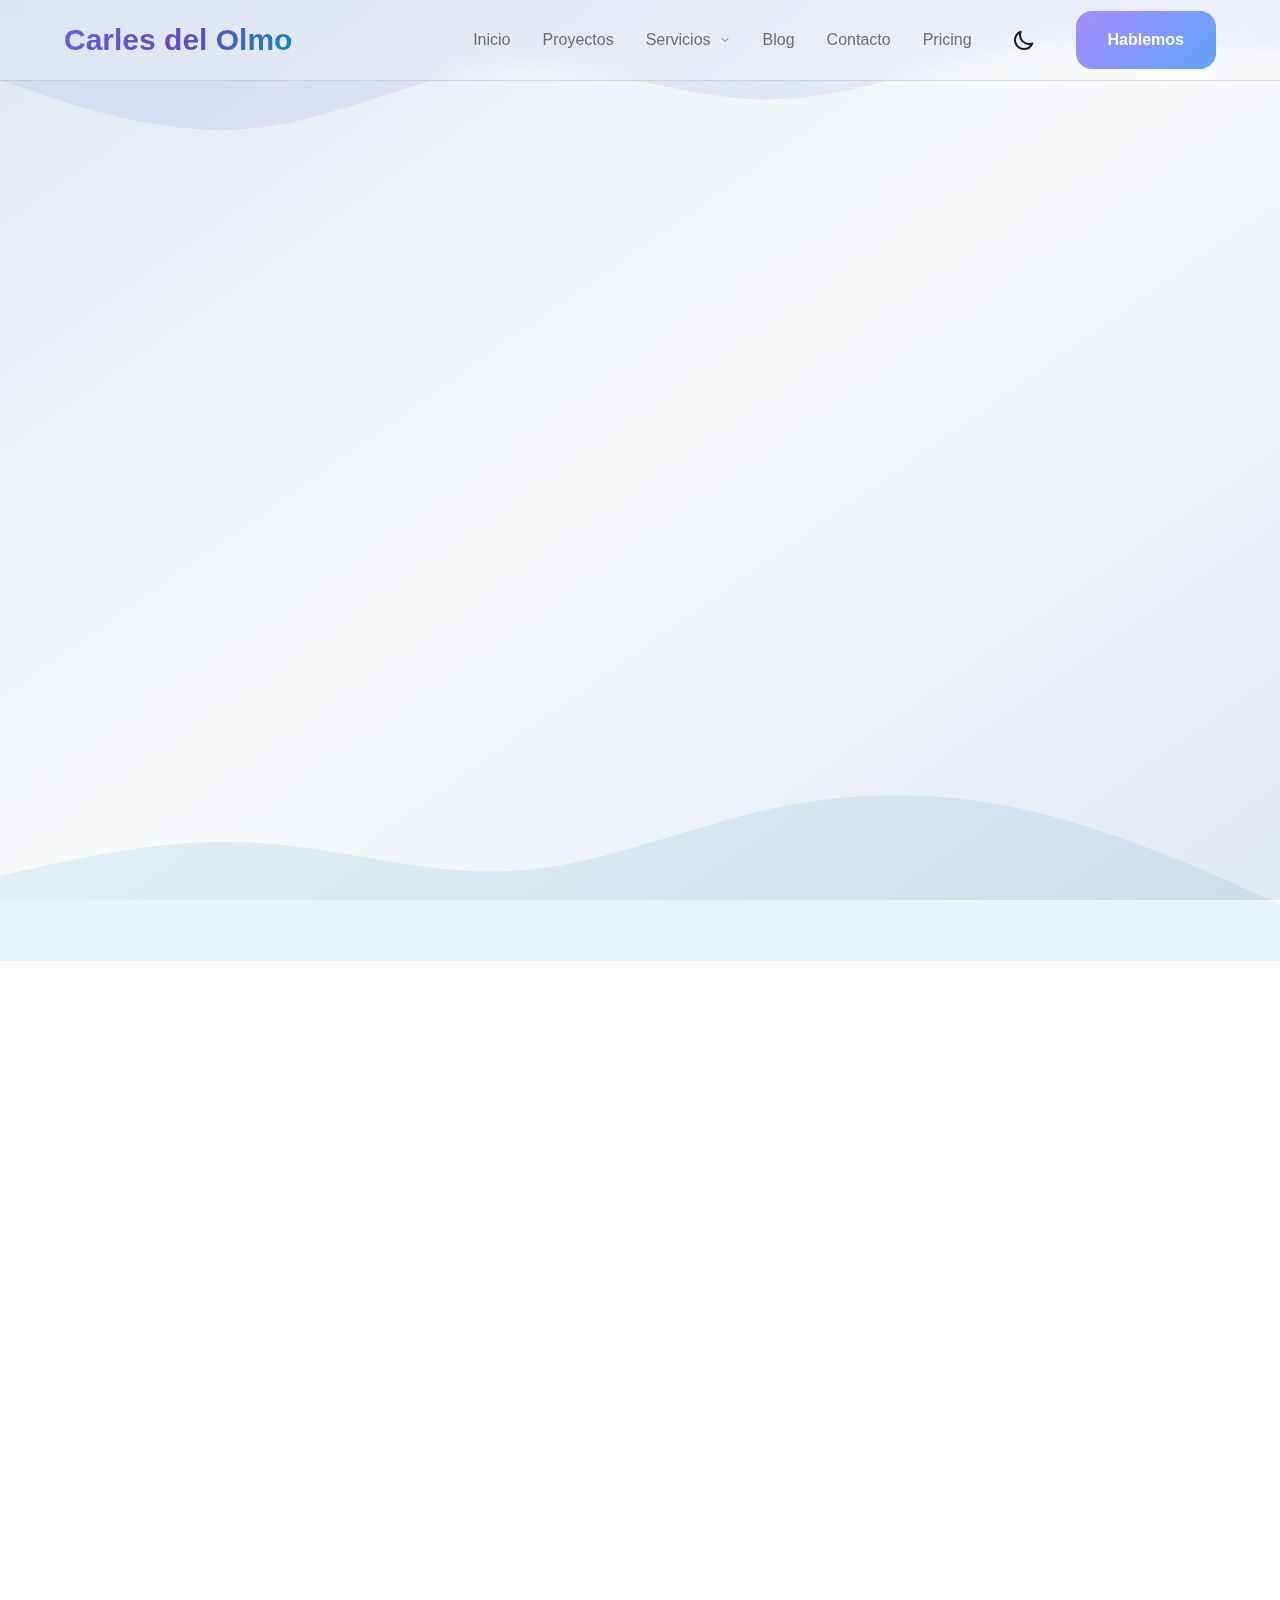
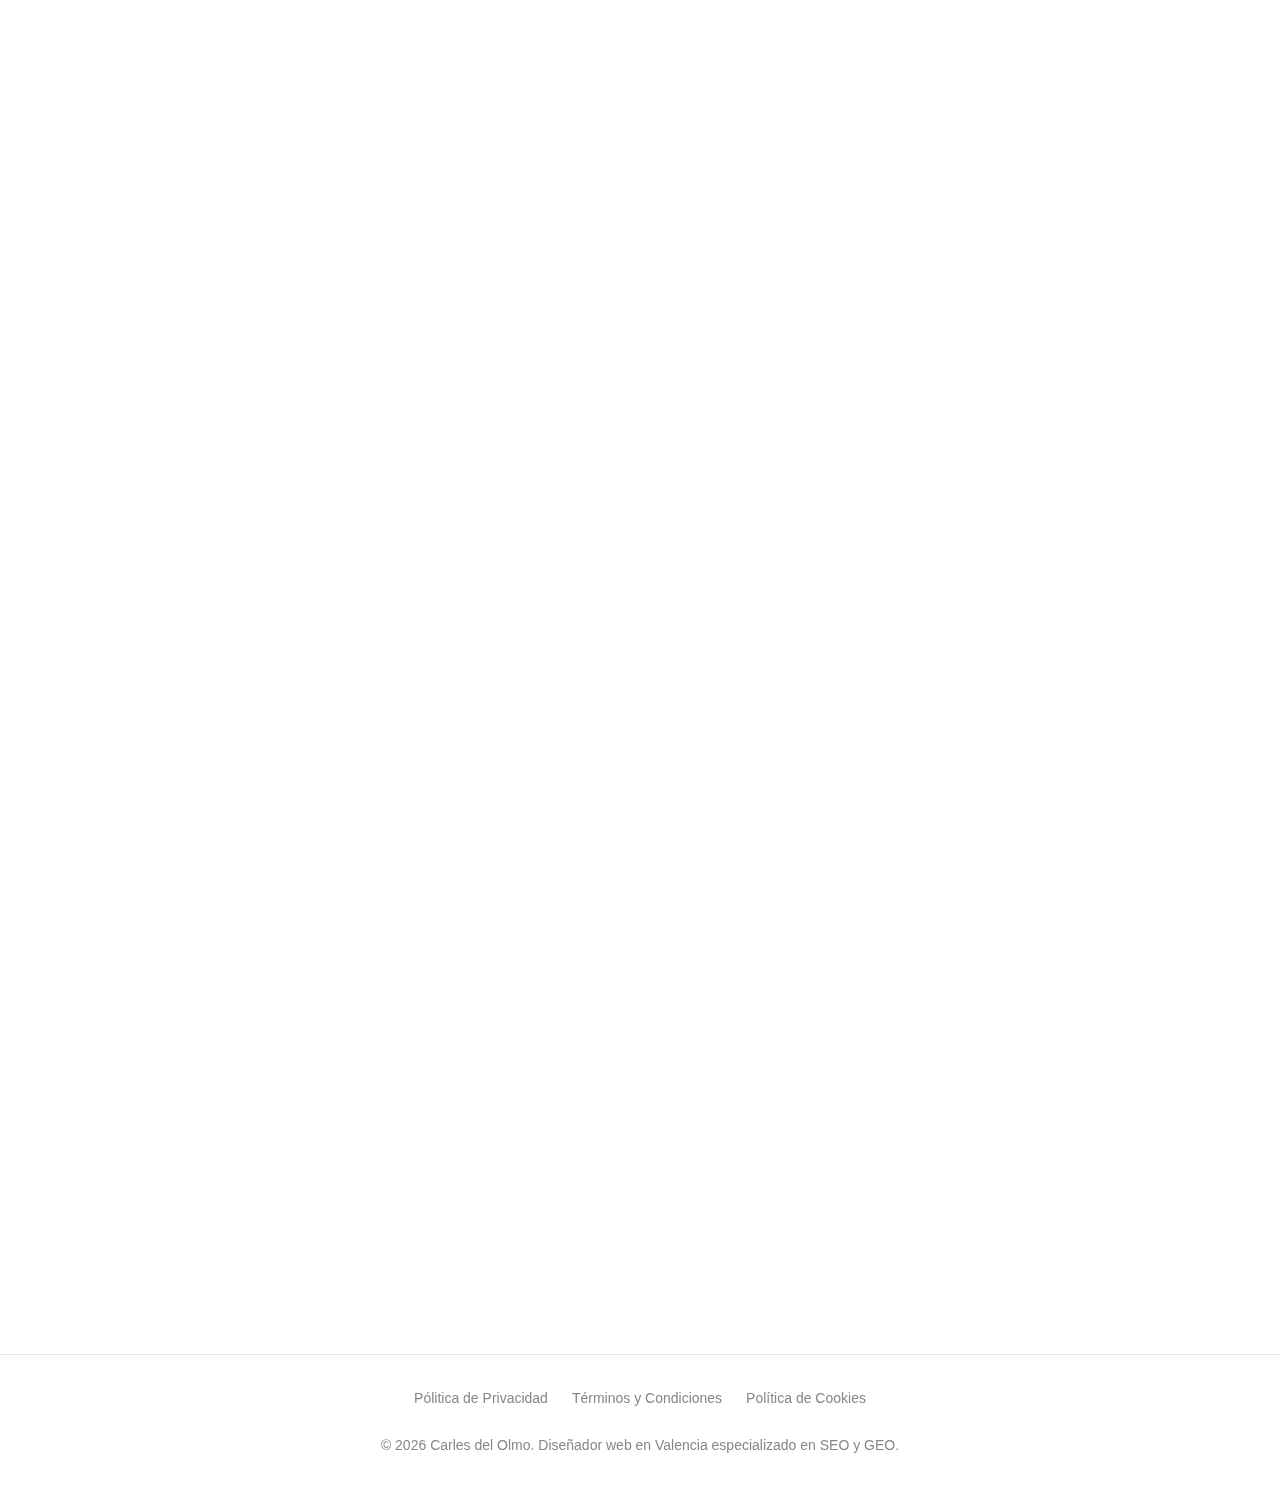
<file: blog/el-fin-del-seo-la-era-del-geo.html>
<!DOCTYPE html>
<html lang="es">

<head>
    <meta charset="UTF-8">
    <meta name="viewport" content="width=device-width, initial-scale=1.0">

    <!-- SEO Meta Tags -->
    <title>El fin del SEO tal como lo conocemos: La era del GEO | Carles del Olmo</title>
    <meta name="description"
        content="El SEO ha evolucionado. Descubre qué es el GEO (Generative Engine Optimization) y cómo adaptar tu web para aparecer en las respuestas de IA (ChatGPT, Gemini).">

    <!-- Stylesheets -->
    <link rel="stylesheet" href="../assets/css/main.css">
    <link rel="stylesheet" href="../assets/css/components.css">
    <link rel="stylesheet" href="../assets/css/shared.css">

    <!-- SCHEMA: ARTÍCULO -->
    <script type="application/ld+json">
{
  "@context": "https://schema.org",
  "@graph": [
    {
      "@type": "BlogPosting",
      "@id": "https://carlesdelolmo.com/blog/el-fin-del-seo-la-era-del-geo#blogposting",
      "mainEntityOfPage": {
        "@type": "WebPage",
        "@id": "https://carlesdelolmo.com/blog/el-fin-del-seo-la-era-del-geo"
      },
      "headline": "El fin del SEO tal como lo conocemos: La era del GEO",
      "alternativeHeadline": "De posicionar enlaces en Google a ser la fuente de respuesta en motores generativos de IA.",
      "description": "El SEO ha evolucionado. Descubre qué es el GEO (Generative Engine Optimization) y cómo adaptar tu web para aparecer en las respuestas de IA (ChatGPT, Gemini).",
      "inLanguage": "es-ES",
      "isPartOf": {
        "@type": "Blog",
        "@id": "https://carlesdelolmo.com/blog/#blog",
        "name": "Blog | Carles del Olmo",
        "url": "https://carlesdelolmo.com/blog/"
      },
      "author": {
        "@id": "https://carlesdelolmo.com/#person"
      },
      "publisher": {
        "@id": "https://carlesdelolmo.com/#business"
      },
      "datePublished": "2026-02-24",
      "dateModified": "2026-02-24",
      "keywords": [
        "GEO",
        "Generative Engine Optimization",
        "SEO",
        "SEO técnico",
        "motores generativos",
        "ChatGPT",
        "Gemini",
        "Perplexity",
        "Copilot"
      ],
      "articleSection": [
        "GEO",
        "SEO Avanzado",
        "Estrategia"
      ],
      "about": [
        { "@type": "Thing", "name": "Generative Engine Optimization (GEO)" },
        { "@type": "Thing", "name": "SEO técnico" },
        { "@type": "Thing", "name": "Motores generativos de IA" }
      ]
    },
    {
      "@type": "BreadcrumbList",
      "@id": "https://carlesdelolmo.com/blog/el-fin-del-seo-la-era-del-geo#breadcrumbs",
      "itemListElement": [
        {
          "@type": "ListItem",
          "position": 1,
          "name": "Inicio",
          "item": "https://carlesdelolmo.com/"
        },
        {
          "@type": "ListItem",
          "position": 2,
          "name": "Blog",
          "item": "https://carlesdelolmo.com/blog/"
        },
        {
          "@type": "ListItem",
          "position": 3,
          "name": "El fin del SEO tal como lo conocemos: La era del GEO",
          "item": "https://carlesdelolmo.com/blog/el-fin-del-seo-la-era-del-geo"
        }
      ]
    }
  ]
}
</script>
</head>

<body class="page">

    <!-- NAVBAR (Loaded dynamically) -->
    <div data-component="navbar"></div>

    <main class="page__content">
        <!-- 1️⃣ HERO DEL ARTÍCULO -->
        <header class="page-header animate-on-scroll">
            <div class="container">
                <!-- Breadcrumbs -->
                <nav class="breadcrumbs" aria-label="Breadcrumb">
                    <ul class="breadcrumbs__list">
                        <li class="breadcrumbs__item">
                            <a href="/" class="breadcrumbs__link">Inicio</a>
                            <span class="breadcrumbs__separator">/</span>
                        </li>
                        <li class="breadcrumbs__item">
                            <a href="../blog/" class="breadcrumbs__link">Blog</a>
                            <span class="breadcrumbs__separator">/</span>
                        </li>
                        <li class="breadcrumbs__item breadcrumbs__current" aria-current="page">El fin del SEO: La era
                            del GEO</li>
                    </ul>
                </nav>

                <h1 class="page-header__title">El fin del SEO tal como lo conocemos: La era del GEO</h1>
                <p class="page-header__subtitle">
                    De posicionar enlaces en Google a ser la fuente de respuesta en motores generativos de IA.
                </p>

                <!-- Meta Info -->
                <div class="page-header__meta">
                    <time datetime="2026-02-24">24 Feb, 2026</time>
                    <span class="badge badge--teal">GEO</span>
                    <span class="badge badge--blue">SEO Avanzado</span>
                    <span class="badge badge--purple">Estrategia</span>
                </div>
            </div>
        </header>

        <!-- CONTENIDO DEL ARTÍCULO -->
        <article class="section animate-on-scroll">
            <div class="container">
                <div class="article-content">

                    <!-- SECCIONES -->
                    <h2>El cambio ya ha empezado</h2>
                    <div class="article-box">
                        <p class="text-secondary" style="font-size: 1.125rem; font-weight: 500;">
                            Durante más de dos décadas, el SEO ha sido el canal principal para generar visibilidad
                            online.
                            Optimizar para Google significaba optimizar para internet. Pero eso ha cambiado.
                        </p>
                        <p class="text-secondary">
                            Hoy, millones de personas ya no buscan únicamente en Google. Preguntan directamente a
                            motores
                            generativos como ChatGPT, Perplexity, Gemini o Copilot. Y estas plataformas no muestran una
                            lista de enlaces: generan respuestas.
                        </p>
                        <p>
                            Aquí es donde nace el concepto de GEO (Generative Engine Optimization). No se trata solo de
                            posicionar en una SERP. Se trata de que tu web sea seleccionada, interpretada y citada por
                            sistemas de inteligencia artificial.
                        </p>
                        <p>
                            En mi trabajo desarrollando webs optimizadas para SEO técnico y motores generativos, veo
                            cada
                            día el mismo patrón: muchas empresas siguen compitiendo por rankings tradicionales mientras
                            ignoran cómo funcionan los motores de IA.
                        </p>
                        <p><strong>Esa brecha es la nueva oportunidad competitiva.</strong></p>
                    </div>

                    <h2>¿Qué es exactamente el GEO?</h2>
                    <div class="article-box">
                        <p>
                            GEO (Generative Engine Optimization) es la evolución natural del SEO en un entorno dominado
                            por
                            inteligencia artificial generativa.
                        </p>
                        <p>
                            Si el SEO busca posicionar páginas en resultados de búsqueda, el GEO busca que tu contenido
                            sea
                            utilizado como fuente dentro de respuestas generadas por IA.
                        </p>
                        <p>Eso implica algo diferente:</p>
                        <ul>
                            <li>No basta con aparecer en el puesto #1.</li>
                            <li>Hay que ser estructuralmente comprensible.</li>
                            <li>Hay que demostrar autoridad real.</li>
                            <li>Hay que aportar información clara, verificable y bien organizada.</li>
                        </ul>
                        <blockquote>El GEO no sustituye al SEO. Lo amplía.</blockquote>
                    </div>

                    <h2>Diferencias clave entre SEO tradicional y GEO</h2>

                    <div class="article-box article-box--overflow">
                        <table class="article-table">
                            <thead>
                                <tr>
                                    <th>Característica</th>
                                    <th>SEO Tradicional</th>
                                    <th>GEO (Generative Engine Optimization)</th>
                                </tr>
                            </thead>
                            <tbody>
                                <tr>
                                    <td><strong>Objetivo</strong></td>
                                    <td>Posicionamiento en SERPs.</td>
                                    <td>Citabilidad en respuestas generativas.</td>
                                </tr>
                                <tr>
                                    <td><strong>Métricas</strong></td>
                                    <td>Mide rankings, CTR y tráfico orgánico.</td>
                                    <td>Mide visibilidad en respuestas de IA, menciones de marca y tráfico derivado de
                                        motores generativos.</td>
                                </tr>
                                <tr>
                                    <td><strong>Señales prioritarias</strong></td>
                                    <td>Backlinks y optimización on-page.</td>
                                    <td>
                                        <ul style="margin: 0; padding-left: 1.2rem;">
                                            <li>Arquitectura semántica clara</li>
                                            <li>Datos estructurados</li>
                                            <li>Autoridad temática profunda</li>
                                            <li>Contenido original y útil</li>
                                            <li>Presencia en fuentes externas confiables</li>
                                        </ul>
                                    </td>
                                </tr>
                            </tbody>
                        </table>
                    </div>

                    <h2>Por qué esto importa para tu negocio</h2>
                    <div class="article-box">
                        <p>Si tu potencial cliente pregunta:</p>
                        <ul>
                            <li><em>“¿Cuál es la mejor herramienta de SaaS?”</em></li>
                            <li><em>“¿Cómo desgravar impuestos?”</em></li>
                            <li><em>“¿Qué empresas ofrece X servicio en Valencia?”</em></li>
                        </ul>
                        <p>
                            Y tu marca no aparece en esa respuesta… <strong>Estás fuera de la conversación antes incluso
                                de empezar.</strong>
                        </p>
                        <p>
                            El cambio no es solo técnico. Es estratégico. Las empresas que adapten su web a motores
                            generativos ganarán visibilidad cualificada antes que su competencia.
                        </p>
                    </div>

                    <h2>Cómo funcionan los motores generativos al elegir fuentes</h2>
                    <div class="article-box">
                        <p><strong>No todas las plataformas funcionan igual, pero comparten patrones comunes:</strong>
                        </p>
                        <ul>
                            <li>Analizan autoridad del dominio.</li>
                            <li>Detectan estructura semántica.</li>
                            <li>Extraen entidades claras.</li>
                            <li>Priorizan contenido bien organizado.</li>
                            <li>Valoran actualidad y claridad.</li>
                        </ul>
                        <p><strong>Cuando trabajo un proyecto orientado a GEO, no pienso solo en keywords. Pienso
                                en:</strong></p>
                        <ul>
                            <li>Entidades.</li>
                            <li>Relaciones.</li>
                            <li>Contexto.</li>
                            <li>Claridad estructural.</li>
                            <li>Datos que puedan ser citados.</li>
                        </ul>
                        <p>Ese enfoque cambia completamente la forma de construir una web.</p>
                    </div>

                    <h2>Señales que aumentan la probabilidad de ser citado por IA</h2>

                    <div class="article-box article-box--overflow">
                        <table class="article-table">
                            <thead>
                                <tr>
                                    <th>Señal GEO</th>
                                    <th>Descripción y Requisitos</th>
                                </tr>
                            </thead>
                            <tbody>
                                <tr>
                                    <td><strong>Contenido profundo y específico</strong></td>
                                    <td>Las IAs no buscan textos genéricos. Buscan respuestas claras.</td>
                                </tr>
                                <tr>
                                    <td><strong>Estructura semántica sólida</strong></td>
                                    <td>Uso marcado Schema, organización clara de encabezados y definición explícita de
                                        entidades clave.</td>
                                </tr>
                                <tr>
                                    <td><strong>Datos originales</strong></td>
                                    <td>Estudios propios, benchmarks, casos reales.</td>
                                </tr>
                                <tr>
                                    <td><strong>Arquitectura limpia y técnica sólida</strong></td>
                                    <td>Core Web Vitals optimizados. Carga rápida. Sin bloqueos para bots.</td>
                                </tr>
                                <tr>
                                    <td><strong>Autoridad temática consistente</strong></td>
                                    <td>No basta con un artículo aislado. Se necesita coherencia global.</td>
                                </tr>
                            </tbody>
                        </table>
                    </div>

                    <h2>Cómo aplico GEO en mis proyectos</h2>
                    <div class="article-box">
                        <p>Cuando desarrollo una web o rediseño una existente, sigo un proceso claro:</p>

                        <table class="article-table">
                            <thead>
                                <tr>
                                    <th>Medida</th>
                                    <th>Descripción</th>
                                </tr>
                            </thead>
                            <tbody>
                                <tr>
                                    <td><strong>Auditoría de citabilidad</strong></td>
                                    <td>Analizo si el contenido es extraíble, comprensible, estructurado y citable.</td>
                                </tr>
                                <tr>
                                    <td><strong>Arquitectura orientada a entidades</strong></td>
                                    <td>Diseño la estructura pensando en servicios, procesos, categorías y relaciones
                                        semánticas.</td>
                                </tr>
                                <tr>
                                    <td><strong>Implementación de SEO técnico avanzado</strong></td>
                                    <td>Optimización de Schema JSON-LD, Core Web Vitals, indexación y arquitectura
                                        interna.</td>
                                </tr>
                                <tr>
                                    <td><strong>Integración con automatizaciones</strong></td>
                                    <td>No tiene sentido atraer tráfico si no convierte. Por eso integro
                                        automatizaciones de
                                        captación,
                                        flujos de seguimiento y sistemas de lead scoring.</td>
                                </tr>
                                <tr>
                                    <td><strong>Seguimiento y análisis</strong></td>
                                    <td>Para poder cuantificar la conversión y poder saber si funciona o debemos
                                        reformular la estrategia,
                                        realizo informes detallados.</td>
                                </tr>
                            </tbody>
                        </table>
                        <br>
                        <p>El objetivo no es solo visibilidad.<strong> Es negocio.</strong></p>
                    </div>

                    <h2>Errores comunes al intentar “hacer GEO”</h2>
                    <div class="article-box">
                        <ul>
                            <li>Pensar que es solo añadir palabras clave nuevas.</li>
                            <li>Crear contenido largo sin estructura clara.</li>
                            <li>Ignorar la parte técnica.</li>
                            <li>No medir impacto real.</li>
                            <li>Creer que sustituye completamente al SEO tradicional.</li>
                        </ul>
                        <p><strong>GEO y SEO conviven.</strong> Pero quien ignore el primero perderá ventaja
                            competitiva.</p>
                    </div>

                    <h2>¿Necesita tu empresa una estrategia GEO?</h2>
                    <div class="article-box">
                        <p><strong>Hazte estas preguntas:</strong></p>
                        <ul>
                            <li>¿Tu web tiene estructura semántica clara?</li>
                            <li>¿Utilizas Schema avanzado?</li>
                            <li>¿Apareces en respuestas de motores generativos?</li>
                            <li>¿Tu arquitectura está pensada para extracción automática de información?</li>
                        </ul>
                        <p>
                            Si la respuesta es no, probablemente estás dejando visibilidad sobre la mesa. Trabajo
                            precisamente en ese punto de intersección entre desarrollo web técnico, SEO avanzado, GEO y
                            automatizaciones de captación.
                        </p>
                        <p>No se trata de teoría. Se trata de implementación real.</p>
                    </div>

                    <h2>Cómo empezar a preparar tu web para la era GEO</h2>
                    <div class="article-box">
                        <p><strong>Puedes empezar por:</strong></p>
                        <ol>
                            <li>Revisar tu arquitectura semántica.</li>
                            <li>Auditar tus datos estructurados.</li>
                            <li>Analizar qué entidades estás comunicando.</li>
                            <li>Evaluar si tu contenido es realmente citable.</li>
                            <li>Optimizar velocidad y rendimiento.</li>
                        </ol>
                        <a>O puedes acelerar el proceso con una</a><strong><a href="/contacto.html"> auditoría
                                especializada.</a></strong></a>
                    </div>

                    <h2>El futuro no es sin SEO, es con GEO</h2>
                    <div class="article-box">
                        <p>
                            <strong>El SEO no muere. Evoluciona.</strong>
                        </p>
                        <p>
                            Pero ahora el objetivo no es solo posicionar. Es ser fuente. La diferencia entre aparecer en
                            un
                            ranking y aparecer en una respuesta es enorme. Y esa diferencia marcará quién lidera la
                            próxima
                            etapa de visibilidad digital.
                        </p>
                    </div>

                    <!-- CONCLUSIÓN -->
                    <h2>Conclusión</h2>
                    <div class="article-box">
                        <p>
                            La era del GEO ya ha comenzado. Las empresas que adapten su estrategia hoy tendrán ventaja
                            mañana.
                        </p>
                        <p>
                            Si quieres que tu web no solo posicione en Google, sino que empiece a aparecer en respuestas
                            generadas por inteligencia artificial, puedo ayudarte a diseñar e implementar una estrategia
                            completa adaptada a tu negocio.
                        </p>
                        <p>
                            La pregunta ya no es si el cambio llegará. <strong>La pregunta es si tu web estará preparada
                                cuando llegue.</strong>
                        </p>
                    </div>

                    <!-- CTA FINAL -->
                    <div class="cta-section mt-2xl">
                        <h2 class="cta-section__title" style="font-size: 1.5rem;">¿Tu web está preparada para aparecer
                            en respuestas IA?</h2>
                        <p class="cta-section__text">
                            Hoy la visibilidad ya no se gana solo posicionando en Google. Se gana siendo la fuente que
                            los motores generativos utilizan para construir sus respuestas.
                        </p>
                        <ul
                            style="text-align: left; max-width: 600px; margin: 1rem auto; list-style-type: none; padding-left: 0;">
                            <li>SEO técnico avanzado</li>
                            <li>Arquitectura semántica orientada a citabilidad</li>
                            <li>Implementación real de GEO</li>
                            <li>Automatizaciones que convierten visibilidad en negocio</li>
                        </ul>
                        <div class="cta-section__buttons" style="margin-top: 2rem;">
                            <a href="../#contacto" class="btn btn--primary">Agenda una auditoría estratégica</a>
                        </div>
                    </div>

                </div>
            </div>
        </article>
    </main>

    <!-- FOOTER (Loaded dynamically) -->
    <div data-component="footer"></div>

    <!-- Scripts -->
    <script src="../assets/js/components.js"></script>
    <script src="../assets/js/theme-toggle.js"></script>
    <script src="../assets/js/main.js"></script>
    <script src="../assets/js/form.js"></script>

</body>

</html>
</file>
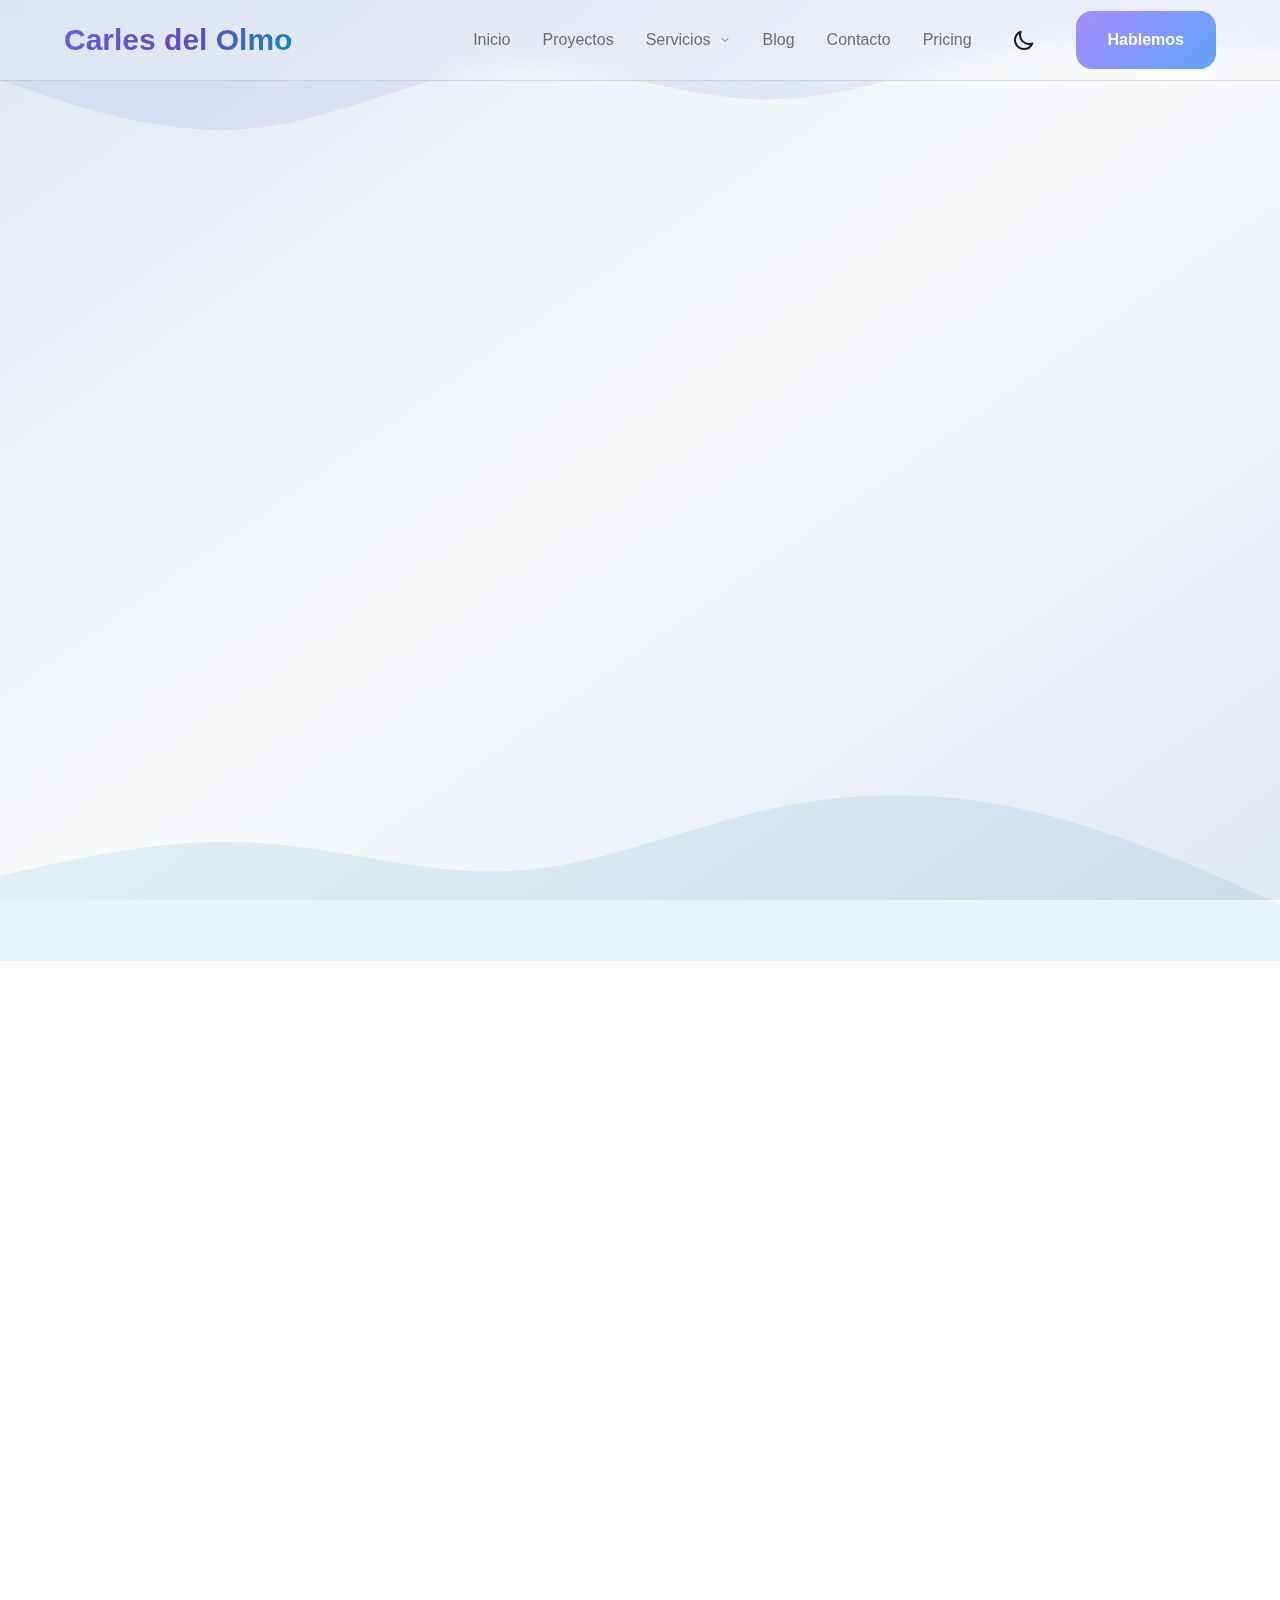
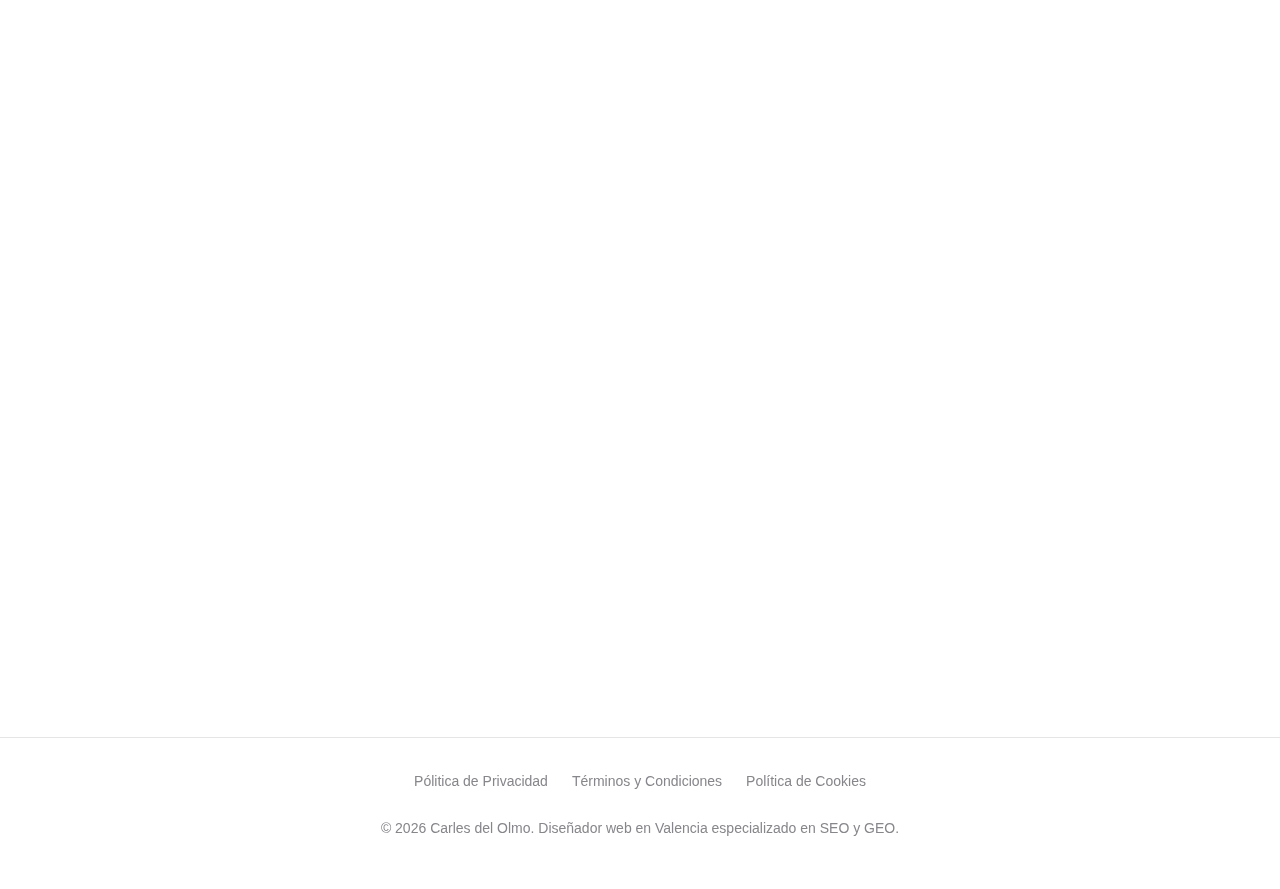
<file: blog/plantilla-post.html>
<!DOCTYPE html>
<html lang="es">

<head>
    <meta charset="UTF-8">
    <meta name="viewport" content="width=device-width, initial-scale=1.0">

    <!-- SEO Meta Tags -->
    <title>[Título del Artículo] - Insights | Carles del Olmo</title>
    <meta name="description"
        content="[Breve descripción orientada a SEO del artículo. Máximo 155 caracteres para optimizar la visibilidad.]">

    <!-- Stylesheets -->
    <link rel="stylesheet" href="../assets/css/main.css">
    <link rel="stylesheet" href="../assets/css/components.css">
    <link rel="stylesheet" href="../assets/css/shared.css">

    <!-- SCHEMA: ARTÍCULO -->
    <script type="application/ld+json">
    {
      "@context": "https://schema.org",
      "@type": "BlogPosting",
      "mainEntityOfPage": {
        "@type": "WebPage",
        "@id": "https://carlesdelolmo.com/blog/plantilla-post"
      },
      "headline": "[Título del Artículo]",
      "description": "[Breve descripción orientada a SEO del artículo.]",
      "author": {
        "@id": "https://carlesdelolmo.com/#person"
      },
      "publisher": {
        "@id": "https://carlesdelolmo.com/#organization"
      },
      "datePublished": "2026-01-08",
      "inLanguage": "es-ES"
    }
    </script>
</head>

<body class="page">

    <!-- NAVBAR (Loaded dynamically) -->
    <div data-component="navbar"></div>

    <main class="page__content">
        <!-- 1️⃣ HERO DEL ARTÍCULO -->
        <header class="page-header animate-on-scroll">
            <div class="container">
                <!-- Breadcrumbs -->
                <nav class="breadcrumbs" aria-label="Breadcrumb">
                    <ul class="breadcrumbs__list">
                        <li class="breadcrumbs__item">
                            <a href="/" class="breadcrumbs__link">Inicio</a>
                            <span class="breadcrumbs__separator">/</span>
                        </li>
                        <li class="breadcrumbs__item">
                            <a href="blog/" class="breadcrumbs__link">Insights</a>
                            <span class="breadcrumbs__separator">/</span>
                        </li>
                        <li class="breadcrumbs__item breadcrumbs__current" aria-current="page">[Título del Artículo]
                        </li>
                    </ul>
                </nav>

                <h1 class="page-header__title">[Título del Artículo: Claro y Directo]</h1>
                <p class="page-header__subtitle">
                    [Subtítulo explicativo: Una breve frase que resuma el valor del artículo para el lector.]
                </p>

                <!-- Meta Info -->
                <div class="page-header__meta">
                    <time datetime="2026-01-08">8 Ene, 2026</time>
                    <span class="hidden-mobile">|</span>
                    <span class="badge badge--tag badge--purple">GEO / Caso real / Análisis</span>
                </div>
            </div>
        </header>

        <!-- CONTENIDO DEL ARTÍCULO -->
        <article class="section animate-on-scroll">
            <div class="container">
                <div class="article-content">

                    <!-- 2️⃣ INTRODUCCIÓN -->
                    <div class="article-box">
                        <p class="text-secondary" style="font-size: 1.125rem; font-weight: 500;">
                            [Introducción: 2-3 párrafos cortos que contextualicen el problema de forma directa y
                            profesional, orientados a negocio.]
                        </p>
                        <p class="text-secondary">
                            [Segundo párrafo de la introducción. Mantén la claridad y evita el relleno innecesario.]
                        </p>
                    </div>

                    <!-- 3️⃣ CONTENIDO PRINCIPAL -->
                    <h2>[Sección Informativa: El Corazón del Insight]</h2>
                    <div class="article-box">
                        <p>
                            [Desarrollo técnico. Usa párrafos cortos y lenguaje preciso. Demuestra criterio y autoridad
                            en
                            la materia.]
                        </p>

                        <h3>[Subtítulo de Apoyo]</h3>
                        <p>
                            [Detalles adicionales, ejemplos reales o comparativas técnicas.]
                        </p>

                        <ul>
                            <li><strong>[Punto clave 1]:</strong> [Descripción breve del impacto o la solución.]</li>
                            <li><strong>[Punto clave 2]:</strong> [Explicación técnica simplificada para humanos e IA.]
                            </li>
                            <li><strong>[Punto clave 3]:</strong> [Resultado medible o aprendizaje obtenido.]</li>
                        </ul>

                        <blockquote>
                            "[Cita destacada o reflexión potente que resuma la idea principal del artículo.]"
                        </blockquote>
                    </div>

                    <!-- 4️⃣ APLICACIÓN PRÁCTICA / REFLEXIÓN FINAL -->
                    <h2>Conclusión y Acción</h2>
                    <div class="article-box">
                        <p>
                            [Cierra con una idea clara y accionable. Refuerza tu rol como profesional estratégico capaz
                            de
                            resolver este tipo de retos.]
                        </p>
                    </div>

                    <!-- 5️⃣ CTA SUAVE (CONEXIÓN CON PROYECTOS) -->
                    <div class="cta-section mt-2xl">
                        <h2 class="cta-section__title" style="font-size: 1.5rem;">[Frase de reflexión final]</h2>
                        <p class="cta-section__text">
                            Si tu web no está preparada para buscadores e IA, puede que estés perdiendo visibilidad sin
                            que lo sepas.
                        </p>
                        <div class="cta-section__buttons">
                            <a href="../#proyectos" class="btn btn--secondary">Ver cómo trabajo los proyectos</a>
                            <a href="../#contacto" class="btn btn--primary">Hablemos de tu caso</a>
                        </div>
                    </div>

                </div>
            </div>
        </article>
    </main>

    <!-- FOOTER (Loaded dynamically) -->
    <div data-component="footer"></div>

    <!-- Scripts -->
    <script src="../assets/js/components.js"></script>
    <script src="../assets/js/theme-toggle.js"></script>
    <script src="../assets/js/main.js"></script>
    <script src="../assets/js/form.js"></script>

</body>

</html>
</file>
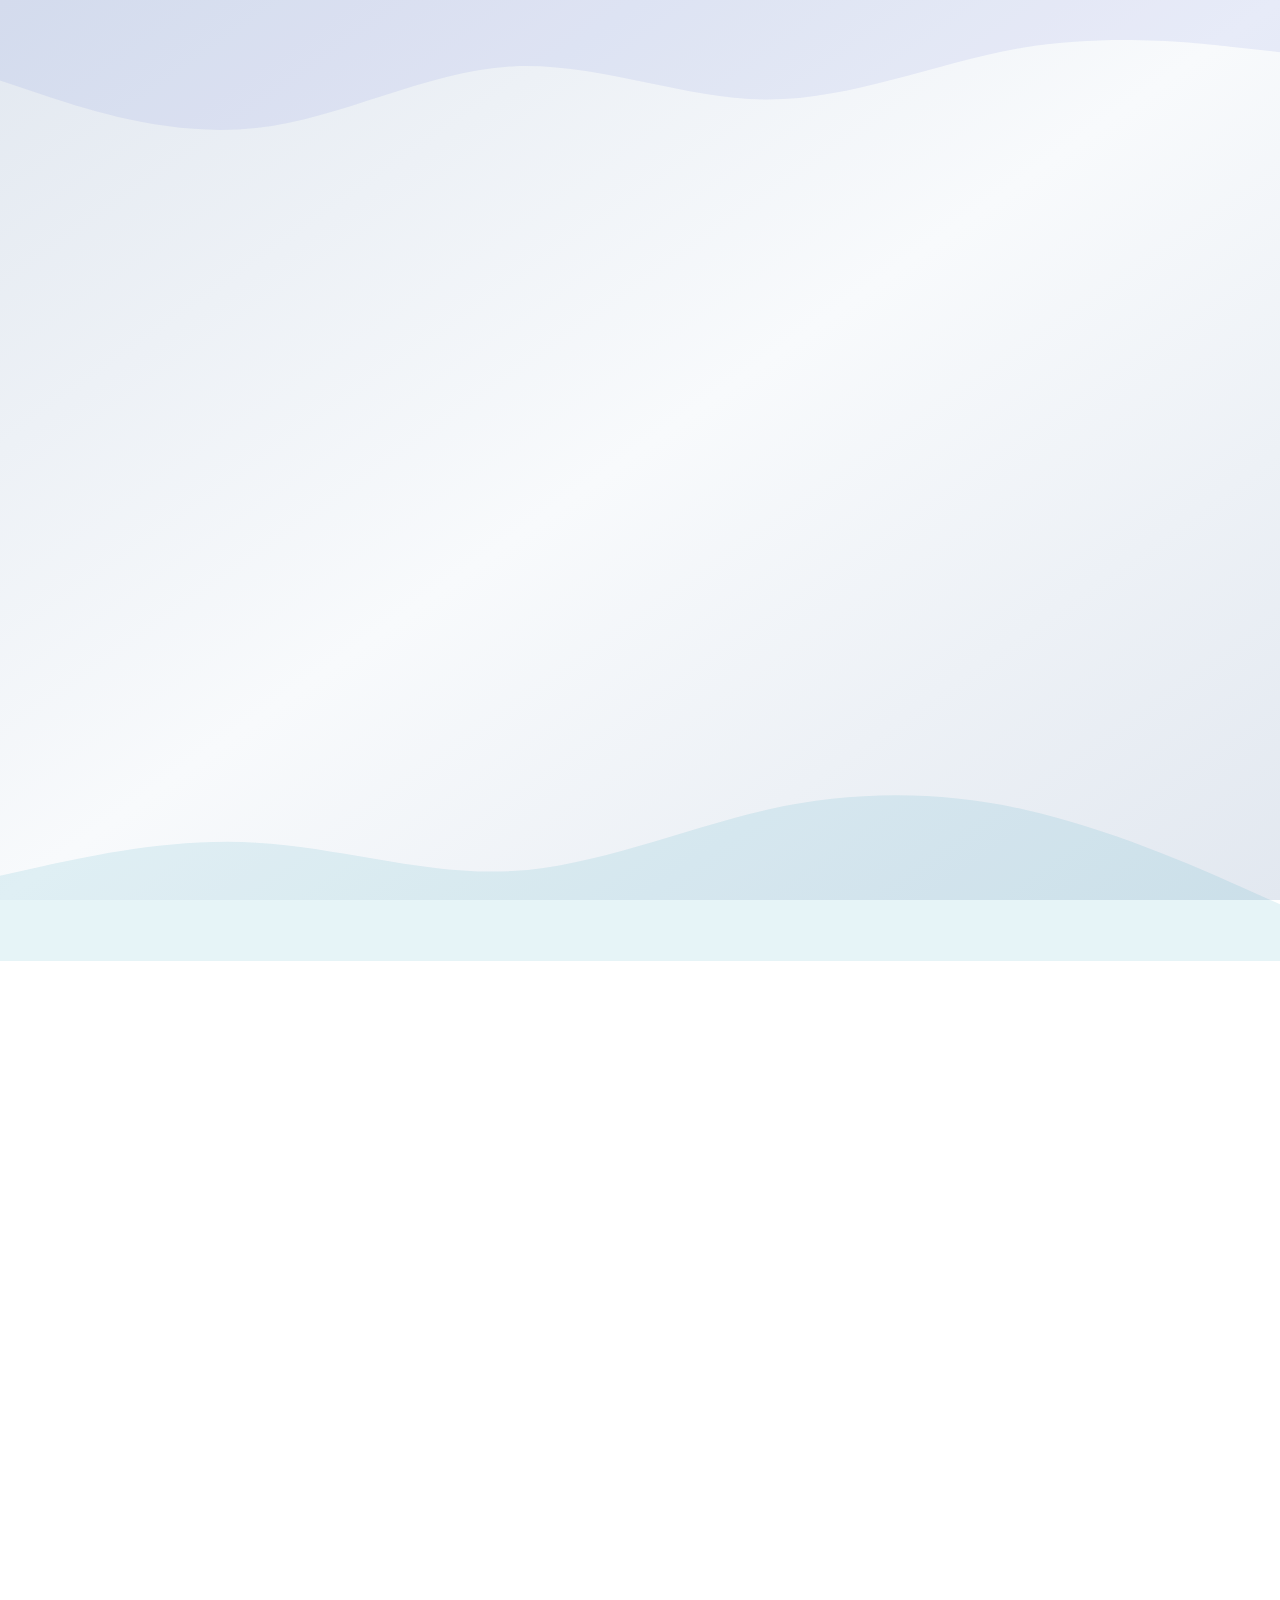
<file: blog/por-que-muchas-webs-no-aparecen-en-respuestas-de-ia.html>
<!DOCTYPE html>
<html lang="es">

<head>
    <meta charset="UTF-8">
    <!-- Google Consent Mode v2 (Initial State) -->
    <script>
        window.dataLayer = window.dataLayer || [];
        function gtag() { dataLayer.push(arguments); }
        gtag('consent', 'default', {
            'analytics_storage': 'denied',
            'ad_storage': 'denied',
            'ad_user_data': 'denied',
            'ad_personalization': 'denied',
            'wait_for_update': 500
        });
        window.dataLayer.push({ 'event': 'default_consent' });
    </script>

    <meta name="viewport" content="width=device-width, initial-scale=1.0">

    <!-- SEO Meta Tags -->
    <title>Por qué muchas webs no aparecen en respuestas de IA | Carles del Olmo</title>
    <meta name="description"
        content="Descubre por qué muchas webs no aparecen en respuestas generadas por IA, qué es el GEO y cómo el modelo DELTA ayuda a mejorar la visibilidad en motores generativos.">
    <meta name="author" content="Carles del Olmo">
    <meta name="robots" content="index,follow">
    <link rel="canonical" href="https://carlesdelolmo.com/blog/por-que-muchas-webs-no-aparecen-en-respuestas-de-ia">

    <!-- Open Graph -->
    <meta property="og:type" content="article">
    <meta property="og:locale" content="es_ES">
    <meta property="og:title" content="Por qué muchas webs no aparecen en respuestas de IA">
    <meta property="og:description"
        content="Descubre por qué muchas webs no aparecen en respuestas generadas por IA, qué es el GEO y cómo el modelo DELTA ayuda a mejorar la visibilidad en motores generativos.">
    <meta property="og:url"
        content="https://carlesdelolmo.com/blog/por-que-muchas-webs-no-aparecen-en-respuestas-de-ia">
    <meta property="og:site_name" content="Carles del Olmo">

    <!-- Twitter -->
    <meta name="twitter:card" content="summary_large_image">
    <meta name="twitter:title" content="Por qué muchas webs no aparecen en respuestas de IA">
    <meta name="twitter:description"
        content="Descubre por qué muchas webs no aparecen en respuestas generadas por IA, qué es el GEO y cómo el modelo DELTA ayuda a mejorar la visibilidad en motores generativos.">

    <!-- Stylesheets -->
    <link rel="stylesheet" href="../assets/css/main.css">
    <link rel="stylesheet" href="../assets/css/components.css">
    <link rel="stylesheet" href="../assets/css/shared.css">

    <!-- SCHEMA: ARTÍCULO + FAQ -->
    <script type="application/ld+json">
{
  "@context": "https://schema.org",
  "@graph": [
    {
      "@type": "Person",
      "@id": "https://carlesdelolmo.com/#person",
      "name": "Carles del Olmo",
      "url": "https://carlesdelolmo.com",
      "email": "mailto:hola@carlesdelolmo.com",
      "jobTitle": "Diseñador Web en Valencia y Especialista en SEO Técnico y Generative Engine Optimization (GEO)",
      "worksFor": {
        "@id": "https://carlesdelolmo.com/#business"
      },
      "address": {
        "@type": "PostalAddress",
        "addressLocality": "Benetússer",
        "addressRegion": "Valencia",
        "postalCode": "46910",
        "addressCountry": "ES"
      }
    },
    {
      "@type": "ProfessionalService",
      "@id": "https://carlesdelolmo.com/#business",
      "name": "Carles del Olmo",
      "url": "https://carlesdelolmo.com",
      "founder": {
        "@id": "https://carlesdelolmo.com/#person"
      },
      "email": "mailto:hola@carlesdelolmo.com",
      "telephone": "+34 668 676 302",
      "areaServed": [
        {
          "@type": "City",
          "name": "Valencia"
        },
        {
          "@type": "Country",
          "name": "España"
        }
      ],
      "address": {
        "@type": "PostalAddress",
        "addressLocality": "Benetússer",
        "addressRegion": "Valencia",
        "postalCode": "46910",
        "addressCountry": "ES"
      },
      "geo": {
        "@type": "GeoCoordinates",
        "latitude": 39.424705,
        "longitude": -0.400409
      }
    },
    {
      "@type": "WebSite",
      "@id": "https://carlesdelolmo.com/#website",
      "url": "https://carlesdelolmo.com",
      "name": "Carles del Olmo",
      "inLanguage": "es-ES",
      "publisher": {
        "@id": "https://carlesdelolmo.com/#business"
      }
    },
    {
      "@type": "WebPage",
      "@id": "https://carlesdelolmo.com/blog/por-que-muchas-webs-no-aparecen-en-respuestas-de-ia#webpage",
      "url": "https://carlesdelolmo.com/blog/por-que-muchas-webs-no-aparecen-en-respuestas-de-ia",
      "name": "Por qué muchas webs no aparecen en respuestas de IA",
      "isPartOf": {
        "@id": "https://carlesdelolmo.com/#website"
      },
      "about": [
        {
          "@type": "Thing",
          "name": "Generative Engine Optimization"
        },
        {
          "@type": "Thing",
          "name": "SEO"
        },
        {
          "@type": "Thing",
          "name": "Inteligencia artificial"
        },
        {
          "@type": "Thing",
          "name": "Motores generativos"
        }
      ],
      "primaryImageOfPage": {
        "@id": "https://carlesdelolmo.com/blog/por-que-muchas-webs-no-aparecen-en-respuestas-de-ia#primaryimage"
      },
      "inLanguage": "es-ES"
    },
    {
      "@type": "ImageObject",
      "@id": "https://carlesdelolmo.com/blog/por-que-muchas-webs-no-aparecen-en-respuestas-de-ia#primaryimage",
      "url": "https://carlesdelolmo.com/assets/images/blog/por-que-muchas-webs-no-aparecen-en-respuestas-de-ia.webp",
      "contentUrl": "https://carlesdelolmo.com/assets/images/blog/por-que-muchas-webs-no-aparecen-en-respuestas-de-ia.webp",
      "caption": "Ilustración conceptual sobre visibilidad en motores generativos y el modelo DELTA"
    },
    {
      "@type": "BlogPosting",
      "@id": "https://carlesdelolmo.com/blog/por-que-muchas-webs-no-aparecen-en-respuestas-de-ia#blogposting",
      "mainEntityOfPage": {
        "@type": "WebPage",
        "@id": "https://carlesdelolmo.com/blog/por-que-muchas-webs-no-aparecen-en-respuestas-de-ia"
      },
      "headline": "Por qué muchas webs no aparecen en respuestas de IA",
      "alternativeHeadline": "Introducción al GEO (Generative Engine Optimization) y al modelo DELTA de visibilidad generativa",
      "description": "Explicación clara de por qué muchas webs no aparecen en respuestas generadas por IA, qué papel cumple el GEO y cómo el modelo DELTA ayuda a mejorar la visibilidad en motores generativos.",
      "inLanguage": "es-ES",
      "isPartOf": {
        "@type": "Blog",
        "@id": "https://carlesdelolmo.com/blog/#blog",
        "name": "Blog | Carles del Olmo",
        "url": "https://carlesdelolmo.com/blog/"
      },
      "author": {
        "@id": "https://carlesdelolmo.com/#person"
      },
      "publisher": {
        "@id": "https://carlesdelolmo.com/#business"
      },
      "datePublished": "2026-03-11",
      "dateModified": "2026-03-11",
      "keywords": [
        "GEO",
        "Generative Engine Optimization",
        "SEO",
        "IA",
        "ChatGPT",
        "Perplexity",
        "Copilot",
        "Gemini",
        "contenido LLM-friendly",
        "modelo DELTA",
        "visibilidad generativa",
        "SEO técnico",
        "motores generativos"
      ],
      "articleSection": [
        "SEO Avanzado",
        "GEO",
        "Arquitectura Web"
      ],
      "about": [
        { "@type": "Thing", "name": "Generative Engine Optimization" },
        { "@type": "Thing", "name": "Contenido LLM-friendly" },
        { "@type": "Thing", "name": "Modelo DELTA" },
        { "@type": "Thing", "name": "Visibilidad en motores generativos" },
        { "@type": "Thing", "name": "Motores generativos de IA" }
      ],
      "mentions": [
        { "@type": "SoftwareApplication", "name": "ChatGPT" },
        { "@type": "SoftwareApplication", "name": "Perplexity AI" },
        { "@type": "SoftwareApplication", "name": "Microsoft Copilot" },
        { "@type": "SoftwareApplication", "name": "Google Gemini" },
        { "@type": "WebSite", "name": "Google Search" },
        { "@type": "WebSite", "name": "Microsoft Bing" }
      ],
      "articleBody": "Durante más de dos décadas, el posicionamiento en buscadores ha sido una de las disciplinas más importantes del marketing digital. Este artículo explica por qué muchas webs no aparecen en respuestas generadas por IA, introduce el concepto de contenido LLM-friendly, define la paradoja de visibilidad de la IA, presenta el GEO como disciplina emergente y desarrolla el modelo DELTA como marco conceptual de visibilidad en motores generativos."
    },
    {
      "@type": "FAQPage",
      "@id": "https://carlesdelolmo.com/blog/por-que-muchas-webs-no-aparecen-en-respuestas-de-ia#faq",
      "mainEntity": [
        {
          "@type": "Question",
          "name": "¿Qué es el GEO?",
          "acceptedAnswer": {
            "@type": "Answer",
            "text": "El GEO (Generative Engine Optimization) es el conjunto de estrategias destinadas a optimizar contenidos digitales para que puedan ser utilizados como fuente por sistemas de inteligencia artificial generativa."
          }
        },
        {
          "@type": "Question",
          "name": "¿En qué se diferencia el GEO del SEO?",
          "acceptedAnswer": {
            "@type": "Answer",
            "text": "El SEO busca mejorar la visibilidad de una web en los resultados de buscadores como Google o Bing. El GEO busca aumentar la probabilidad de que el contenido sea utilizado dentro de respuestas generadas por sistemas de inteligencia artificial."
          }
        },
        {
          "@type": "Question",
          "name": "¿Por qué mi web no aparece en respuestas de IA?",
          "acceptedAnswer": {
            "@type": "Answer",
            "text": "Las causas más comunes suelen ser contenido demasiado genérico, falta de estructura semántica, ausencia de definiciones claras y poca autoridad temática sobre el tema tratado."
          }
        },
        {
          "@type": "Question",
          "name": "¿Cómo seleccionan fuentes los modelos de lenguaje?",
          "acceptedAnswer": {
            "@type": "Answer",
            "text": "Los modelos generativos suelen priorizar contenidos claros, bien estructurados, conceptualmente definidos y fáciles de sintetizar dentro de una respuesta."
          }
        }
      ]
    },
    {
      "@type": "BreadcrumbList",
      "@id": "https://carlesdelolmo.com/blog/por-que-muchas-webs-no-aparecen-en-respuestas-de-ia#breadcrumbs",
      "itemListElement": [
        {
          "@type": "ListItem",
          "position": 1,
          "name": "Inicio",
          "item": "https://carlesdelolmo.com/"
        },
        {
          "@type": "ListItem",
          "position": 2,
          "name": "Blog",
          "item": "https://carlesdelolmo.com/blog/"
        },
        {
          "@type": "ListItem",
          "position": 3,
          "name": "Por qué muchas webs no aparecen en respuestas de IA",
          "item": "https://carlesdelolmo.com/blog/por-que-muchas-webs-no-aparecen-en-respuestas-de-ia"
        }
      ]
    }
  ]
}
</script>
</head>

<body class="page">

    <!-- NAVBAR (Loaded dynamically) -->
    <div data-component="navbar"></div>

    <main class="page__content">
        <!-- HERO DEL ARTÍCULO -->
        <header class="page-header animate-on-scroll">
            <div class="container">
                <!-- Breadcrumbs -->
                <nav class="breadcrumbs" aria-label="Breadcrumb">
                    <ul class="breadcrumbs__list">
                        <li class="breadcrumbs__item">
                            <a href="/" class="breadcrumbs__link">Inicio</a>
                            <span class="breadcrumbs__separator">/</span>
                        </li>
                        <li class="breadcrumbs__item">
                            <a href="../blog/" class="breadcrumbs__link">Blog</a>
                            <span class="breadcrumbs__separator">/</span>
                        </li>
                        <li class="breadcrumbs__item breadcrumbs__current" aria-current="page">
                            Por qué muchas webs no aparecen en respuestas de IA
                        </li>
                    </ul>
                </nav>

                <h1 class="page-header__title">Por qué muchas webs no aparecen en respuestas de IA</h1>
                <p class="page-header__subtitle">
                    Introducción al GEO (Generative Engine Optimization) y al modelo DELTA de visibilidad generativa.
                </p>

                <!-- Meta Info -->
                <div class="page-header__meta">
                    <time datetime="2026-03-09">9 Mar, 2026</time>
                    <span class="badge badge--blue">SEO Avanzado</span>
                    <span class="badge badge--teal">GEO</span>
                    <span class="badge badge--purple">Arquitectura Web</span>
                </div>
            </div>
        </header>

        <!-- CONTENIDO DEL ARTÍCULO -->
        <article class="section animate-on-scroll">
            <div class="container">
                <div class="article-content">

                    <h2>Introducción</h2>
                    <div class="article-box">
                        <p>
                            Durante más de dos décadas, el posicionamiento en buscadores ha sido una de las disciplinas
                            más importantes del marketing digital. El objetivo era claro: aparecer en los primeros
                            resultados de buscadores como Google Search o Microsoft Bing.
                        </p>
                        <p>
                            Sin embargo, la forma en que las personas acceden a la información en internet está
                            cambiando rápidamente.
                        </p>
                        <p>
                            Cada vez más usuarios no realizan búsquedas tradicionales, sino que formulan preguntas
                            directamente a sistemas de inteligencia artificial conversacional como ChatGPT, Perplexity
                            AI, Microsoft Copilot o Google Gemini.
                        </p>
                        <p>
                            Estos sistemas no se limitan a mostrar enlaces. En su lugar, generan respuestas completas y
                            sintetizadas, elaboradas a partir de múltiples fuentes.
                        </p>
                        <p>
                            Este cambio introduce un nuevo problema para muchas webs: pueden seguir existiendo, seguir
                            posicionando e incluso seguir recibiendo tráfico, pero no aparecen en las respuestas
                            generadas por IA.
                        </p>
                        <p>
                            Comprender por qué ocurre esto es fundamental para adaptarse a una nueva disciplina
                            emergente: GEO (Generative Engine Optimization).
                        </p>
                    </div>

                    <h2>Resumen rápido (TL;DR)</h2>
                    <div class="article-box">
                        <p>
                            Muchas webs no aparecen en respuestas generadas por inteligencia artificial porque su
                            contenido no está estructurado de forma que los modelos de lenguaje puedan reutilizarlo
                            fácilmente.
                        </p>
                        <p>
                            El GEO (Generative Engine Optimization) propone optimizar contenidos para que puedan
                            convertirse en fuentes dentro de respuestas generadas por sistemas como ChatGPT, Perplexity,
                            Copilot o Gemini.
                        </p>
                        <p>
                            Uno de los enfoques posibles para mejorar esta visibilidad es el modelo DELTA, un marco
                            conceptual que describe cinco factores que aumentan la probabilidad de que un contenido sea
                            utilizado por motores generativos.
                        </p>
                    </div>

                    <h2>El cambio de paradigma en el acceso a la información</h2>
                    <div class="article-box">
                        <p>
                            Durante años, la interacción típica con internet seguía un patrón relativamente estable:
                        </p>
                        <ol>
                            <li>El usuario escribía una consulta en un buscador.</li>
                            <li>El buscador devolvía una lista de resultados.</li>
                            <li>El usuario elegía qué página visitar.</li>
                        </ol>
                        <p>
                            Este modelo convirtió al SEO en una disciplina central del marketing digital.
                        </p>
                        <p>
                            Sin embargo, la aparición de sistemas de inteligencia artificial generativa está
                            modificando este proceso.
                        </p>
                        <p>
                            Hoy en día, muchos usuarios prefieren algo diferente:
                        </p>
                        <ol>
                            <li>Formular una pregunta directa a una IA.</li>
                            <li>Recibir una respuesta sintetizada.</li>
                            <li>Consultar fuentes adicionales solo si necesitan más profundidad.</li>
                        </ol>
                        <p>
                            Esto implica un cambio importante: la visibilidad digital ya no depende únicamente de
                            aparecer en buscadores.
                        </p>
                        <p>
                            Ahora también depende de algo distinto: ser utilizado como fuente por sistemas de
                            inteligencia artificial.
                        </p>
                    </div>

                    <h2>La paradoja de visibilidad de la IA</h2>
                    <div class="article-box">
                        <p>
                            Uno de los fenómenos más interesantes que están apareciendo en esta nueva etapa de internet
                            es lo que podemos denominar la paradoja de visibilidad de la IA.
                        </p>
                        <p><strong>Definición</strong></p>
                        <p>
                            “La paradoja de visibilidad de la IA describe la situación en la que una web puede
                            posicionar correctamente en buscadores tradicionales, pero no aparece como fuente en
                            respuestas generadas por sistemas de inteligencia artificial.”
                        </p>
                        <p>
                            Este fenómeno se está volviendo cada vez más común.
                        </p>
                        <p>
                            Un artículo puede estar bien posicionado en buscadores para una determinada consulta, pero
                            cuando esa misma pregunta se formula a una IA, la respuesta puede generarse a partir de
                            otras fuentes.
                        </p>
                        <p>
                            Esto ocurre porque los criterios utilizados por los sistemas generativos para seleccionar
                            información no son exactamente los mismos que los utilizados por los buscadores
                            tradicionales.
                        </p>
                        <p>
                            Para entender mejor este fenómeno, primero es necesario comprender cómo obtienen
                            información los sistemas de inteligencia artificial.
                        </p>
                    </div>

                    <h2>Cómo obtienen información las inteligencias artificiales</h2>
                    <div class="article-box">
                        <p>
                            Los sistemas de inteligencia artificial generativa utilizan varias fuentes de información
                            para producir respuestas.
                        </p>
                        <p>
                            Aunque cada sistema tiene su propia arquitectura, en términos generales podemos identificar
                            tres mecanismos principales.
                        </p>

                        <h3>1. Datos de entrenamiento</h3>
                        <p>
                            Los modelos de lenguaje han sido entrenados con grandes cantidades de texto procedentes de
                            diferentes fuentes públicas, incluyendo:
                        </p>
                        <ul>
                            <li>páginas web</li>
                            <li>libros</li>
                            <li>artículos</li>
                            <li>documentación técnica</li>
                        </ul>
                        <p>
                            Este proceso permite que el modelo aprenda patrones lingüísticos y conceptuales.
                        </p>
                        <p>
                            Sin embargo, el entrenamiento no implica acceso completo a todo el contenido existente en
                            internet ni garantiza que el modelo recuerde información específica de cada página.
                        </p>

                        <h3>2. Recuperación de información en tiempo real</h3>
                        <p>
                            Algunos sistemas combinan el modelo de lenguaje con motores de búsqueda para recuperar
                            información actualizada.
                        </p>
                        <p>Por ejemplo:</p>
                        <ul>
                            <li>Perplexity AI realiza búsquedas web en tiempo real.</li>
                            <li>Microsoft Copilot utiliza Microsoft Bing.</li>
                            <li>Google Gemini se integra con Google Search.</li>
                        </ul>
                        <p>
                            Aun así, estos sistemas no muestran todas las páginas disponibles. Seleccionan solo algunas
                            fuentes consideradas especialmente útiles para responder a la pregunta.
                        </p>

                        <h3>3. Síntesis de múltiples fuentes</h3>
                        <p>
                            Una vez recopilada la información, el modelo genera una respuesta sintetizando diferentes
                            fuentes.
                        </p>
                        <p>
                            Esto implica que el sistema prioriza contenidos que sean:
                        </p>
                        <ul>
                            <li>claros</li>
                            <li>estructurados</li>
                            <li>comprensibles</li>
                            <li>fácilmente reutilizables</li>
                        </ul>
                        <p>
                            Aquí es donde muchas webs quedan fuera del proceso.
                        </p>
                    </div>

                    <h2>Contenido LLM-friendly</h2>
                    <div class="article-box">
                        <p>
                            Para entender mejor qué tipo de contenido funciona mejor en este contexto, resulta útil
                            introducir el concepto de contenido LLM-friendly.
                        </p>
                        <p><strong>Definición</strong></p>
                        <p>
                            “Un contenido LLM-friendly es aquel que está estructurado y redactado de forma que un
                            modelo de lenguaje pueda entenderlo fácilmente, resumirlo y reutilizarlo como fuente dentro
                            de una respuesta generada.”
                        </p>
                        <p>
                            Este tipo de contenido suele presentar características específicas:
                        </p>
                        <ul>
                            <li>estructura clara</li>
                            <li>explicaciones directas</li>
                            <li>definiciones explícitas</li>
                            <li>secciones bien organizadas</li>
                            <li>ideas fácilmente sintetizables</li>
                        </ul>
                        <p>
                            Muchos contenidos diseñados exclusivamente para SEO tradicional no cumplen estas
                            características.
                        </p>
                    </div>

                    <h2>Por qué muchas webs no aparecen en respuestas de IA</h2>
                    <div class="article-box">
                        <p>
                            Existen múltiples factores que explican por qué una web puede no aparecer en respuestas
                            generadas por sistemas de inteligencia artificial.
                        </p>
                        <p>
                            A continuación se presentan algunos de los más relevantes.
                        </p>

                        <h3>1. El contenido no responde preguntas concretas</h3>
                        <p>
                            Las inteligencias artificiales funcionan especialmente bien cuando pueden encontrar
                            respuestas claras a preguntas específicas.
                        </p>
                        <p>
                            Muchos contenidos SEO se centran en keywords amplias, pero no responden de forma directa a
                            preguntas concretas.
                        </p>
                        <p>
                            Por ejemplo, un artículo titulado:
                        </p>
                        <p>“Guía completa de marketing digital”</p>
                        <p>
                            puede no ser tan útil para responder preguntas como:
                        </p>
                        <ul>
                            <li>por qué mi web no aparece en respuestas de IA</li>
                            <li>cómo optimizar contenido para GEO</li>
                            <li>cómo seleccionan fuentes los modelos de lenguaje</li>
                        </ul>
                        <p>
                            Cuando el contenido no responde claramente a preguntas específicas, es menos probable que
                            sea utilizado como fuente.
                        </p>

                        <h3>2. El contenido es demasiado genérico</h3>
                        <p>
                            Uno de los mayores problemas del SEO actual es la proliferación de contenido genérico.
                        </p>
                        <p>
                            Miles de artículos repiten las mismas ideas sin aportar perspectivas nuevas.
                        </p>
                        <p>
                            Sin embargo, los sistemas de inteligencia artificial suelen priorizar contenidos que:
                        </p>
                        <ul>
                            <li>introducen marcos conceptuales</li>
                            <li>aportan análisis propios</li>
                            <li>presentan explicaciones claras y originales</li>
                        </ul>

                        <h3>3. Falta de estructura semántica</h3>
                        <p>
                            Los modelos de lenguaje interpretan mejor contenidos que presentan una estructura lógica
                            clara.
                        </p>
                        <p>Elementos que ayudan significativamente incluyen:</p>
                        <ul>
                            <li>encabezados descriptivos</li>
                            <li>listas numeradas</li>
                            <li>definiciones explícitas</li>
                            <li>secciones temáticas bien delimitadas</li>
                        </ul>
                        <p>
                            Una estructura clara facilita que el contenido sea analizado y reutilizado por sistemas
                            generativos.
                        </p>

                        <h3>4. Falta de autoridad temática</h3>
                        <p>
                            Otro factor importante es la autoridad semántica profunda.
                        </p>
                        <p><strong>Definición</strong></p>
                        <p>
                            “La autoridad semántica profunda se produce cuando una web desarrolla un tema específico a
                            través de múltiples contenidos interconectados que exploran distintas dimensiones del mismo
                            problema.”
                        </p>
                        <p>
                            Una web que publica regularmente sobre inteligencia artificial, SEO y posicionamiento
                            generativo tiene más probabilidades de convertirse en una fuente relevante que una web con
                            contenido muy disperso.
                        </p>

                        <h3>5. Ausencia de marcos conceptuales</h3>
                        <p>
                            Los contenidos que presentan modelos o clasificaciones suelen ser más fáciles de reutilizar.
                        </p>
                        <p>Por ejemplo:</p>
                        <ul>
                            <li>listas de factores</li>
                            <li>metodologías</li>
                            <li>frameworks conceptuales</li>
                        </ul>
                        <p>
                            Este tipo de estructura facilita que la información sea sintetizada por sistemas de
                            inteligencia artificial.
                        </p>
                    </div>

                    <h2>GEO: Generative Engine Optimization</h2>
                    <div class="article-box">
                        <p>
                            El fenómeno descrito anteriormente está dando lugar a una disciplina emergente conocida como
                            GEO (Generative Engine Optimization).
                        </p>
                        <p><strong>Definición</strong></p>
                        <p>
                            “GEO (Generative Engine Optimization) es el conjunto de estrategias destinadas a optimizar
                            contenidos digitales para aumentar la probabilidad de que sean utilizados como fuente por
                            sistemas de inteligencia artificial generativa.”
                        </p>
                        <p>
                            El GEO no reemplaza al SEO tradicional, sino que introduce una nueva capa de optimización
                            orientada a los sistemas generativos.
                        </p>
                        <p>
                            Mientras el SEO busca visibilidad en buscadores, el GEO busca visibilidad dentro de
                            respuestas generadas.
                        </p>
                    </div>

                    <h2>El modelo DELTA de visibilidad en GEO</h2>
                    <div class="article-box">
                        <p>
                            Dentro del marco del GEO, propongo lo que denomino modelo DELTA de visibilidad en motores
                            generativos.
                        </p>
                        <p><strong>Definición</strong></p>
                        <p>
                            “El modelo DELTA describe cinco factores que aumentan la probabilidad de que un contenido
                            sea utilizado como fuente por sistemas de inteligencia artificial dentro de estrategias de
                            Generative Engine Optimization.”
                        </p>
                        <p>
                            DELTA es un acrónimo que representa cinco dimensiones clave.
                        </p>

                        <h3>Resumen del modelo DELTA</h3>
                        <p>
                            D — Definiciones claras<br>
                            E — Estructura semántica<br>
                            L — Liderazgo conceptual<br>
                            T — Tematicidad profunda<br>
                            A — Atomicidad del conocimiento
                        </p>

                        <h3>D — Definiciones claras</h3>
                        <p>
                            Las inteligencias artificiales reutilizan con facilidad contenidos que incluyen definiciones
                            explícitas.
                        </p>
                        <p>
                            Las definiciones funcionan como unidades de conocimiento reutilizable.
                        </p>
                        <p>Por ejemplo:</p>
                        <p>“La paradoja de visibilidad de la IA describe…”</p>
                        <p>
                            Este tipo de estructura facilita que el contenido sea citado o sintetizado.
                        </p>

                        <h3>E — Estructura semántica</h3>
                        <p>
                            La información debe estar organizada de forma clara y jerárquica.
                        </p>
                        <p>Esto incluye:</p>
                        <ul>
                            <li>encabezados bien definidos</li>
                            <li>secciones temáticas</li>
                            <li>listas estructuradas</li>
                        </ul>
                        <p>
                            Una estructura clara facilita que un modelo de lenguaje identifique qué parte del texto
                            responde a cada pregunta.
</file>
<file: assets/css/main.css>
/* ============================================
   DEVGEO - MAIN STYLES
   Main stylesheet for DevGEO landing page
   ============================================ */

/* ============================================
   VARIABLES CSS (Tokens de Diseño)
   ============================================ */

/* Modo Claro (Default) - Inspirado en macOS */
:root,
:root[data-theme="light"] {
    /* Colores - Tema Claro */
    --color-bg-primary: #fafafa;
    --color-bg-secondary: #ccc9c9;
    --color-bg-card: rgba(255, 255, 255, 0.25);
    --color-border: rgba(0, 0, 0, 0.1);
    --color-border-hover: rgba(102, 126, 234, 0.4);

    /* Colores de Texto */
    --color-text-primary: #1d1d1f;
    --color-text-secondary: #6e6e73;
    --color-text-muted: #86868b;

    /* Colores de Gradiente - Más saturados para modo claro */
    --gradient-primary: linear-gradient(135deg, #5a67d8 0%, #6b46c1 50%, #0891b2 100%);
    --gradient-button: linear-gradient(135deg, #a78bfa 0%, #60a5fa 100%);
    --color-text-btn: #ffffff;
    --color-btn-sec-bg: #f9fafb;
    --color-btn-sec-border: #e5e7eb;
    --color-btn-sec-hover-bg: #f3f4f6;
    --color-btn-sec-hover-border: #d1d5db;
    --shadow-btn-sec-hover: 0 2px 4px rgba(0, 0, 0, 0.05);
    --gradient-bg: linear-gradient(to bottom right, #e2e8f0, #f8fafc, #e2e8f0);

    /* Colores de Acento */
    --color-accent-purple: #5a67d8;
    --color-accent-blue: #0891b2;
    --color-accent-cyan: #06b6d4;
    --color-accent-green: #059669;

    /* Sombras - Más visibles en modo claro */
    --shadow-sm: 0 1px 3px rgba(0, 0, 0, 0.08);
    --shadow-md: 0 4px 12px rgba(0, 0, 0, 0.08);
    --shadow-lg: 0 10px 30px rgba(0, 0, 0, 0.12);
    --shadow-glow: 0 10px 40px rgba(90, 103, 216, 0.25);

    /* Fondos SVG decorativos para modo claro - Opacidad aumentada para contraste */
    --svg-wave-1: url('data:image/svg+xml;utf8,<svg xmlns="http://www.w3.org/2000/svg" viewBox="0 0 1440 320"><path fill="%235a67d8" fill-opacity="0.10" d="M0,160L48,176C96,192,192,224,288,213.3C384,203,480,149,576,144C672,139,768,181,864,181.3C960,181,1056,139,1152,122.7C1248,107,1344,117,1392,122.7L1440,128L1440,0L1392,0C1344,0,1248,0,1152,0C1056,0,960,0,864,0C768,0,672,0,576,0C480,0,384,0,288,0C192,0,96,0,48,0L0,0Z"></path></svg>');
    --svg-wave-2: url('data:image/svg+xml;utf8,<svg xmlns="http://www.w3.org/2000/svg" viewBox="0 0 1440 320"><path fill="%230891b2" fill-opacity="0.10" d="M0,224L48,213.3C96,203,192,181,288,186.7C384,192,480,224,576,218.7C672,213,768,171,864,149.3C960,128,1056,128,1152,149.3C1248,171,1344,213,1392,234.7L1440,256L1440,320L1392,320C1344,320,1248,320,1152,320C1056,320,960,320,864,320C768,320,672,320,576,320C480,320,384,320,288,320C192,320,96,320,48,320L0,320Z"></path></svg>');

    /* Espaciado */
    --spacing-xs: 0.5rem;
    --spacing-sm: 1rem;
    --spacing-md: 1.5rem;
    --spacing-lg: 2rem;
    --spacing-xl: 3rem;
    --spacing-2xl: 4rem;
    --spacing-3xl: 6rem;

    /* Radio de Borde */
    --radius-sm: 0.5rem;
    --radius-md: 1rem;
    --radius-lg: 1.5rem;
    --radius-xl: 2rem;
    --radius-full: 9999px;

    /* Transiciones */
    --transition-fast: 0.2s ease;
    --transition-normal: 0.3s ease;
    --transition-slow: 0.5s ease;

    /* Desenfoque de Fondo */
    --blur-sm: 2px;
    --blur-md: 10px;
    --blur-lg: 20px;
}

/* Modo Oscuro */
:root[data-theme="dark"] {
    /* Colores - Tema Oscuro */
    --color-bg-primary: #0a0e1a;
    --color-bg-secondary: #0f172a;
    --color-bg-card: rgba(255, 255, 255, 0.05);
    --color-border: rgba(255, 255, 255, 0.1);
    --color-border-hover: rgba(102, 126, 234, 0.5);

    /* Colores de Texto */
    --color-text-primary: #ffffff;
    --color-text-secondary: #d1d5db;
    --color-text-muted: #9ca3af;

    /* Colores de Gradiente */
    --gradient-primary: linear-gradient(135deg, #667eea 0%, #764ba2 50%, #06b6d4 100%);
    --gradient-button: linear-gradient(160deg, #581c87 0%, #1e3a8a 100%);
    --color-text-btn: #ffffff;
    --color-btn-sec-bg: transparent;
    --color-btn-sec-border: rgba(255, 255, 255, 0.2);
    --color-btn-sec-hover-bg: transparent;
    --color-btn-sec-hover-border: rgba(255, 255, 255, 0.4);
    --shadow-btn-sec-hover: none;
    --gradient-bg: linear-gradient(to bottom right, #0a0e1a, #1e293b, #0f172a);

    /* Colores de Acento */
    --color-accent-purple: #667eea;
    --color-accent-blue: #06b6d4;
    --color-accent-cyan: #22d3ee;
    --color-accent-green: #10b981;

    /* Sombras */
    --shadow-sm: 0 1px 2px rgba(0, 0, 0, 0.05);
    --shadow-md: 0 4px 6px rgba(0, 0, 0, 0.1);
    --shadow-lg: 0 10px 15px rgba(0, 0, 0, 0.2);
    --shadow-glow: 0 10px 25px rgba(102, 126, 234, 0.4);

    /* Fondos SVG decorativos para modo oscuro */
    --svg-wave-1: url('data:image/svg+xml;utf8,<svg xmlns="http://www.w3.org/2000/svg" viewBox="0 0 1440 320"><path fill="%23667eea" fill-opacity="0.05" d="M0,160L48,176C96,192,192,224,288,213.3C384,203,480,149,576,144C672,139,768,181,864,181.3C960,181,1056,139,1152,122.7C1248,107,1344,117,1392,122.7L1440,128L1440,0L1392,0C1344,0,1248,0,1152,0C1056,0,960,0,864,0C768,0,672,0,576,0C480,0,384,0,288,0C192,0,96,0,48,0L0,0Z"></path></svg>');
    --svg-wave-2: url('data:image/svg+xml;utf8,<svg xmlns="http://www.w3.org/2000/svg" viewBox="0 0 1440 320"><path fill="%2306b6d4" fill-opacity="0.05" d="M0,224L48,213.3C96,203,192,181,288,186.7C384,192,480,224,576,218.7C672,213,768,171,864,149.3C960,128,1056,128,1152,149.3C1248,171,1344,213,1392,234.7L1440,256L1440,320L1392,320C1344,320,1248,320,1152,320C1056,320,960,320,864,320C768,320,672,320,576,320C480,320,384,320,288,320C192,320,96,320,48,320L0,320Z"></path></svg>');
}

/* ============================================
   ESTILOS BASE
   ============================================ */
* {
    margin: 0;
    padding: 0;
    box-sizing: border-box;
}

html {
    scroll-behavior: smooth;
    font-size: 16px;
    margin: 0;
    padding: 0;
    width: 100%;
    overflow-x: hidden;
}

body {
    font-family: -apple-system, BlinkMacSystemFont, 'Segoe UI', Roboto, 'Helvetica Neue', Arial, sans-serif;
    margin: 0;
    padding: 0;
    width: 100%;
    overflow-x: hidden;
    background-image:
        var(--svg-wave-1),
        var(--svg-wave-2),
        var(--gradient-bg);
    background-attachment: fixed;
    background-size: 100% auto, 100% auto, cover;
    background-position: 110% -10%, -10% 110%, center;
    background-repeat: no-repeat;
    color: var(--color-text-primary);
    line-height: 1.6;
    -webkit-font-smoothing: antialiased;
    -moz-osx-font-smoothing: grayscale;
    min-height: 100vh;
    animation: floating-waves 20s ease-in-out infinite;
    transition: background-color 0.3s ease, color 0.3s ease;
    /* Fix: Prevenir scroll horizontal global */
    overflow-x: hidden;
    width: 100%;
}

/* ============================================
   TIPOGRAFÍA
   ============================================ */
h1,
h2,
h3,
h4,
h5,
h6 {
    font-weight: 700;
    line-height: 1.2;
    margin-bottom: var(--spacing-md);
}

h1 {
    font-size: clamp(2rem, 5vw, 3.5rem);
    letter-spacing: -0.02em;
}

h2 {
    font-size: clamp(2rem, 4vw, 3rem);
}

h3 {
    font-size: clamp(1.5rem, 3vw, 2rem);
}

p {
    margin-bottom: var(--spacing-sm);
    line-height: 1.7;
}

a {
    color: inherit;
    text-decoration: none;
    transition: color var(--transition-fast);
}

/* ============================================
   DISEÑO
   ============================================ */
.container {
    width: 100%;
    margin: 0 auto;
    /* Cambio v2.7.2: Reducir padding a 1rem (16px) en móvil para ganar ancho útil */
    padding: 0 var(--spacing-sm);
    /* Fix: Asegurar que nunca exceda el viewport y ocultar overflow residual */
    max-width: 100%;
}

.section {
    padding: var(--spacing-xl) 0;
}

/* ============================================
   SISTEMA DE GRID
   ============================================ */
.grid {
    display: grid;
    gap: var(--spacing-lg);
    /* Cambio v2.7.4: Centrar contenido en móvil */
    gap: var(--spacing-lg);
}

/* ============================================
   Ajustes Móvil (< 768px) - CRITICAL FIX V2
   ============================================ */
@media (max-width: 767px) {

    /* Clases de utilidad directa - Máxima prioridad */
    .helper-center-mobile {
        text-align: center !important;
        margin-left: auto !important;
        margin-right: auto !important;
        width: 100% !important;
    }

    .helper-flex-center-mobile {
        display: flex !important;
        justify-content: center !important;
        width: 100% !important;
    }

    .hero-content-wrapper {
        display: flex !important;
        flex-direction: column !important;
        align-items: center !important;
    }

    .grid {
        justify-items: center !important;
        text-align: center !important;
    }

    .stats {
        justify-content: center !important;
        /* Cambio v2.7.5b: Ocultar stats en móvil como solicitado */
        display: none !important;
    }

    /* Fix v2.7.5e: Formulario ancho completo en móvil */
    .form,
    .contact-info-card {
        width: 100% !important;
        margin-left: 0 !important;
        margin-right: 0 !important;
    }

    /* Fix v2.7.5e: Reducir padding interno del formulario en móvil */
    .form {
        padding: var(--spacing-md) !important;
    }

    /* Cambio v2.7.5b: Ocultar terminal en móvil como solicitado */
    .hero-right-col {
        display: none !important;
    }

    /* Fix v2.7.5c: Ajustar botones en móvil para que no se vean gigantes ni desborden */
    .btn--large {
        padding: 0.75rem 1.5rem !important;
        font-size: 1rem !important;
        width: auto !important;
    }
}

/* Flex containers para botones - Centrado en móvil */
.flex {
    justify-content: center;
    width: 100%;
}

/* Por defecto: 1 columna (móvil) */
.grid-cols-1,
.grid-cols-2,
.grid-cols-3 {
    grid-template-columns: repeat(1, 1fr);
    /* Fix: Forzar límite de ancho en móvil */
    max-width: 100%;
}

/* Tablet: 768px+ */
@media (min-width: 768px) {
    .container {
        /* Restaurar padding original en pantallas más grandes */
        padding: 0 var(--spacing-md);
    }

    .section {
        padding: var(--spacing-2xl) 0;
    }

    .grid-cols-2 {
        grid-template-columns: repeat(2, 1fr);
        max-width: none;
        /* NUEVO: Remover límite en desktop */
        text-align: left;
    }

    /* Restaurar alineación flex en desktop */
    .flex {
        justify-content: flex-start;
    }

    .hero__content,
    .hero__content h1,
    .hero__content p {
        text-align: left;
        align-items: flex-start;
    }

    .grid-cols-3 {
        grid-template-columns: repeat(2, 1fr);
    }
}

/* Desktop: 1024px+ */
@media (min-width: 1024px) {
    .container {
        max-width: 1200px;
        margin: 0 auto;
    }

    .col-span-2 {
        grid-column: span 2 / span 2;
    }

    .pr-lg {
        padding-right: var(--spacing-lg);
    }
}

.self-start {
    align-self: flex-start;
}

.grid-cols-3 {
    display: grid;
    grid-template-columns: repeat(1, 1fr);
}

@media (min-width: 1024px) {
    .grid-cols-3 {
        grid-template-columns: repeat(3, 1fr);
    }
}

/* ============================================
   UTILIDADES ESPECÍFICAS
   ============================================ */
.hero-right-col {
    width: 100%;
    margin-left: 0;
    margin-right: 0;
    padding-left: 0;
    padding-right: 0;
    /* Cambio v2.7.4: Centrado en móvil */
    display: flex;
    flex-direction: column;
    justify-content: center;
    /* Cambio v2.7.4: Centrado de textos */
    text-align: center;
    align-items: center;
}

.hero__content h1 {
    text-align: center;
}

.hero__content p {
    text-align: center;
    margin-left: auto;
    margin-right: auto;
}

/* Pantallas grandes: 1280px+ */
@media (min-width: 1280px) {
    .container {
        max-width: 1280px;
    }
}

/* ============================================
   UTILIDADES FLEXBOX
   ============================================ */
.flex {
    display: flex;
}

.flex-col {
    flex-direction: column;
}

.items-center {
    align-items: center;
}

.justify-between {
    justify-content: space-between;
}

.justify-center {
    justify-content: center;
}

.gap-sm {
    gap: var(--spacing-sm);
}

.gap-md {
    gap: var(--spacing-md);
}

.gap-lg {
    gap: var(--spacing-lg);
}

.gap-xl {
    gap: var(--spacing-xl);
}

/* ============================================
   UTILIDADES DE TEXTO
   ============================================ */
.text-center {
    text-align: center;
}

.text-muted {
    color: var(--color-text-muted);
}

.text-secondary {
    color: var(--color-text-secondary);
}

.gradient-text {
    background: var(--gradient-primary);
    -webkit-background-clip: text;
    -webkit-text-fill-color: transparent;
    background-clip: text;
    color: transparent;
}

.list-inside {
    list-style-position: inside;
}

/* ============================================
   UTILIDADES DE ESPACIADO
   ============================================ */
.mb-0 {
    margin-bottom: 0 !important;
}

.mb-sm {
    margin-bottom: var(--spacing-sm);
}

.mb-md {
    margin-bottom: var(--spacing-md);
}

.mb-lg {
    margin-bottom: var(--spacing-lg) !important;
}

.mb-xl {
    margin-bottom: var(--spacing-xl) !important;
}

.mb-2xl {
    margin-bottom: var(--spacing-2xl);
}

.mt-sm {
    margin-top: var(--spacing-sm);
}

.mt-md {
    margin-top: var(--spacing-md);
}

.mt-lg {
    margin-top: var(--spacing-lg);
}

.mt-xl {
    margin-top: var(--spacing-xl);
}

.pt-sm {
    padding-top: var(--spacing-sm) !important;
}

.pt-md {
    padding-top: var(--spacing-md) !important;
}

.pt-xl {
    padding-top: var(--spacing-xl);
}

.py-sm {
    padding-top: var(--spacing-sm);
    padding-bottom: var(--spacing-sm);
}

.py-md {
    padding-top: var(--spacing-md);
    padding-bottom: var(--spacing-md);
}

.py-lg {
    padding-top: var(--spacing-lg);
    padding-bottom: var(--spacing-lg);
}

.py-xl {
    padding-top: var(--spacing-xl);
    padding-bottom: var(--spacing-xl);
}

.pb-xl {
    padding-bottom: var(--spacing-xl);
}


.px-sm {
    padding-left: var(--spacing-sm);
    padding-right: var(--spacing-sm);
}

.px-md {
    padding-left: var(--spacing-md);
    padding-right: var(--spacing-md);
}

.px-lg {
    padding-left: var(--spacing-lg);
    padding-right: var(--spacing-lg);
}

/* ============================================
   UTILIDADES DE BORDE
   ============================================ */
.border-t {
    border-top: 1px solid var(--color-border);
}

/* ============================================
   UTILIDADES RESPONSIVE
   ============================================ */
/* Por defecto (móvil): mostrar contenido desktop oculto */
.hidden-mobile {
    display: none;
}

.hidden-desktop {
    display: block;
}

/* Desktop: 768px+ */
@media (min-width: 768px) {
    .hidden-mobile {
        display: block;
    }

    .hidden-desktop {
        display: none;
    }
}

/* ============================================
   UTILIDADES TEMA CLARO/OSCURO
   ============================================ */
.show-in-dark {
    display: none;
}

.show-in-light {
    display: block;
}

:root[data-theme="dark"] .show-in-light {
    display: none;
}

:root[data-theme="dark"] .show-in-dark {
    display: block;
}

/* ============================================
   ANIMACIONES
   ============================================ */
@keyframes pulse-dot {

    0%,
    100% {
        opacity: 1;
    }

    50% {
        opacity: 0.5;
    }
}

@keyframes floating-waves {

    0%,
    100% {
        background-position: 110% -10%, -10% 110%, center;
    }

    50% {
        background-position: 100% 0%, 0% 100%, center;
    }
}

@keyframes fade-in-up {
    from {
        opacity: 0;
        transform: translateY(20px);
    }

    to {
        opacity: 1;
        transform: translateY(0);
    }
}

.animate-on-scroll {
    opacity: 0;
    transform: translateY(20px);
}

.animate-fade-in-up {
    animation: fade-in-up 0.6s ease-out forwards;
}

/* ============================================
   ACCESIBILIDAD
   ============================================ */
.sr-only {
    position: absolute;
    width: 1px;
    height: 1px;
    padding: 0;
    margin: -1px;
    overflow: hidden;
    clip: rect(0, 0, 0, 0);
    white-space: nowrap;
    border-width: 0;
}

/* Estilos de enfoque para navegación por teclado */
a:focus-visible,
button:focus-visible,
input:focus-visible,
textarea:focus-visible {
    outline: 2px solid var(--color-accent-cyan);
    outline-offset: 2px;
}

/* ============================================
   ESTILOS DE IMPRESIÓN
   ============================================ */
@media print {
    body {
        background: white;
        color: black;
    }

    .no-print {
        display: none;
    }
}

/* ============================================
   AJUSTES SECCIÓN HERO
   ============================================ */
/* Desktop: 769px+ */
@media (min-width: 769px) {
    .hero-right-col {
        padding-left: var(--spacing-3xl);
    }
}
</file>
<file: assets/css/components.css>
/* ============================================
   DEVGEO - COMPONENTES
   Estilos de componentes reutilizables
   ============================================ */

/* ============================================
   NAVBAR
   ============================================ */
.navbar {
    position: fixed;
    top: 0;
    left: 0;
    right: 0;
    width: 100% !important;
    min-width: 100vw !important;
    z-index: 1000;
    backdrop-filter: blur(var(--blur-md));
    background-color: var(--color-bg-card);
    border-bottom: 1px solid var(--color-border);
    transition: background-color var(--transition-normal), border-color var(--transition-normal);
}

.navbar__container {
    display: flex;
    align-items: center;
    justify-content: space-between;
    height: 4rem;
    padding: 0 var(--spacing-sm);
    width: 100%;
    max-width: 100%;
    margin: 0 auto;
    position: relative;
}

.navbar__logo {
    font-size: 1.5rem;
    font-weight: 700;
    background: var(--gradient-primary);
    -webkit-background-clip: text;
    -webkit-text-fill-color: transparent;
    background-clip: text;
}

/* Menú desktop: oculto por defecto (móvil) */
.navbar__menu {
    display: none;
}

.navbar__link {
    color: var(--color-text-secondary);
    transition: color var(--transition-fast);
}

.navbar__link:hover {
    color: var(--color-text-primary);
}

/* Toggle hamburguesa: visible por defecto (móvil) */
.navbar__mobile-toggle {
    display: block;
    background: none;
    border: none;
    color: var(--color-text-primary);
    cursor: pointer;
    padding: var(--spacing-xs);
}

/* Menú móvil: oculto por defecto */
.navbar__mobile-menu {
    display: none;
    flex-direction: column;
    gap: var(--spacing-sm);
    padding: 0 var(--spacing-md) var(--spacing-md);
}

.navbar__mobile-menu.active {
    display: flex;
}

.navbar__mobile-menu .navbar__link {
    padding: var(--spacing-xs) 0;
}

/* Desktop: 1024px+ */
@media (min-width: 1024px) {
    .navbar__container {
        height: 5rem;
        /* Restaurar padding original en desktop para alinear con container */
        padding: 0 var(--spacing-md);
        /* Restaurar comportamiento de contenedor centrado */
        max-width: 1200px;
        /* Coincide con .container desktop */
    }

    .navbar__logo {
        font-size: 1.875rem;
    }

    /* Mostrar menú horizontal en desktop */
    .navbar__menu {
        display: flex;
        align-items: center;
        gap: var(--spacing-lg);
    }

    /* Ocultar toggle hamburguesa en desktop */
    .navbar__mobile-toggle {
        display: none;
    }

    /* Asegurar que el menú móvil esté oculto en desktop */
    .navbar__mobile-menu {
        display: none !important;
    }

    /* ============================================
       DROPDOWNS DESKTOP (1024px+)
       ============================================ */
    .dropdown {
        position: relative;
    }

    .dropdown__toggle {
        display: flex;
        align-items: center;
        gap: 0.5rem;
        background: none;
        border: none;
        cursor: pointer;
        padding: 0;
        font-family: inherit;
        font-size: inherit;
        font-weight: inherit;
    }

    .dropdown__arrow {
        transition: transform var(--transition-normal);
    }

    .dropdown.is-active>.dropdown__toggle .dropdown__arrow {
        transform: rotate(180deg);
    }

    .dropdown__menu {
        position: absolute;
        top: calc(100% + 1rem);
        left: 0;
        min-width: 260px;
        background: var(--color-bg-primary);
        backdrop-filter: blur(var(--blur-lg));
        -webkit-backdrop-filter: blur(var(--blur-lg));
        border: 1px solid var(--color-border);
        border-radius: var(--radius-md);
        box-shadow: var(--shadow-lg);
        padding: var(--spacing-xs) 0;
        opacity: 0;
        visibility: hidden;
        transform: translateY(10px);
        transition: all var(--transition-normal);
        z-index: 100;
    }

    .dropdown.is-active>.dropdown__menu {
        opacity: 1;
        visibility: visible;
        transform: translateY(0);
    }

    .dropdown__item {
        position: relative;
    }

    .dropdown__link,
    .dropdown__sublink {
        display: block;
        padding: 0.75rem 1.25rem;
        color: var(--color-text-secondary);
        font-size: 0.9375rem;
        transition: all var(--transition-fast);
        border: none;
        background: none;
        width: 100%;
        text-align: left;
        cursor: pointer;
        font-family: inherit;
    }

    .dropdown__link:hover,
    .dropdown__sublink:hover {
        background: rgba(102, 126, 234, 0.1);
        color: var(--color-text-primary);
        padding-left: 1.5rem;
    }

    /* Submenús Desktop (Flyouts) */
    .dropdown__toggle-sub {
        display: flex;
        align-items: center;
        justify-content: space-between;
        gap: 1rem;
    }

    .dropdown__submenu {
        position: absolute;
        top: 0;
        left: 100%;
        min-width: 240px;
        background: var(--color-bg-primary);
        backdrop-filter: blur(var(--blur-lg));
        -webkit-backdrop-filter: blur(var(--blur-lg));
        border: 1px solid var(--color-border);
        border-radius: var(--radius-md);
        box-shadow: var(--shadow-lg);
        padding: var(--spacing-xs) 0;
        opacity: 0;
        visibility: hidden;
        transform: translateX(10px);
        transition: all var(--transition-normal);
        margin-left: 0.5rem;
    }

    .dropdown__item.is-active>.dropdown__submenu {
        opacity: 1;
        visibility: visible;
        transform: translateX(0);
    }
}

/* ============================================
   MOBILE DROPDOWNS (Acordeón)
   ============================================ */
.mobile-dropdown {
    width: 100%;
}

.mobile-dropdown__toggle {
    display: flex;
    align-items: center;
    justify-content: space-between;
    width: 100%;
    padding: var(--spacing-xs) 0;
    background: none;
    border: none;
    font-size: 1rem;
    color: var(--color-text-secondary);
    cursor: pointer;
    font-family: inherit;
}

.mobile-dropdown__menu {
    max-height: 0;
    overflow: hidden;
    transition: max-height var(--transition-normal) ease-out;
    padding-left: var(--spacing-md);
    display: flex;
    flex-direction: column;
}

.mobile-dropdown.is-active>.mobile-dropdown__menu {
    max-height: 500px;
    /* Ajustar según contenido */
}

.mobile-dropdown.is-active>.mobile-dropdown__toggle .dropdown__arrow {
    transform: rotate(180deg);
}

.mobile-dropdown__sublink,
.mobile-dropdown__sublink-final {
    display: block;
    padding: var(--spacing-xs) 0;
    color: var(--color-text-secondary);
    font-size: 0.9375rem;
    transition: color var(--transition-fast);
}

.mobile-dropdown__toggle-sub {
    display: flex;
    align-items: center;
    justify-content: space-between;
    width: 100%;
    background: none;
    border: none;
    font-family: inherit;
    text-align: left;
    cursor: pointer;
}

.mobile-dropdown__submenu {
    max-height: 0;
    overflow: hidden;
    transition: max-height var(--transition-normal) ease-out;
    padding-left: var(--spacing-md);
    border-left: 1px solid var(--color-border);
    margin-left: 0.25rem;
}

.mobile-dropdown__item.is-active>.mobile-dropdown__submenu {
    max-height: 300px;
}

.mobile-dropdown__item.is-active>.mobile-dropdown__toggle-sub .dropdown__arrow {
    transform: rotate(180deg);
}

/* ============================================
   BOTONES
   ============================================ */
.btn {
    display: inline-block;
    padding: 1rem 2rem;
    font-size: 1rem;
    font-weight: 600;
    text-align: center;
    border-radius: var(--radius-md);
    cursor: pointer;
    transition: transform var(--transition-fast), box-shadow var(--transition-fast);
    border: none;
    text-decoration: none;
}

.btn:hover {
    transform: translateY(-2px);
}

.btn:active {
    transform: translateY(0);
}

.btn--primary {
    background: var(--gradient-button);
    color: var(--color-text-btn);
}

.btn--primary:hover {
    box-shadow: var(--shadow-glow);
}

.btn--secondary {
    background: var(--color-btn-sec-bg);
    border: 1px solid var(--color-btn-sec-border);
    color: var(--color-text-primary);
    transition: all var(--transition-normal);
}

.btn--secondary:hover {
    background: var(--color-btn-sec-hover-bg);
    border-color: var(--color-btn-sec-hover-border);
    box-shadow: var(--shadow-btn-sec-hover);
}

.btn--large {
    padding: 1.25rem 2.5rem;
    font-size: 1.125rem;
}

.btn--block {
    width: 100%;
    display: block;
}

/* ============================================
   TARJETAS
   ============================================ */
.card {
    background: var(--color-bg-card);
    backdrop-filter: blur(var(--blur-md));
    border: 1px solid var(--color-border);
    border-radius: var(--radius-xl);
    padding: var(--spacing-md);
    transition: transform var(--transition-normal), border-color var(--transition-normal);
}

@media (min-width: 768px) {
    .card {
        padding: var(--spacing-lg);
    }
}

.card:hover {
    transform: translateY(-5px);
    border-color: var(--color-border-hover);
}

.card--no-hover:hover {
    transform: none;
}

.card__header {
    margin-bottom: var(--spacing-md);
}

.card__title {
    font-size: 1.5rem;
    font-weight: 700;
    margin-bottom: var(--spacing-sm);
    text-align: center;
}

.card__content {
    color: var(--color-text-secondary);
    line-height: 1.7;
}

.card__footer {
    margin-top: var(--spacing-md);
}

/* ============================================
   INSIGNIAS
   ============================================ */
.badge {
    display: inline-flex;
    align-items: center;
    gap: var(--spacing-xs);
    padding: var(--spacing-xs) var(--spacing-md);
    border-radius: var(--radius-full);
    font-size: 0.875rem;
    font-weight: 600;
}

.badge--status {
    background: var(--color-bg-card);
    backdrop-filter: blur(var(--blur-md));
    border: 1px solid var(--color-border);
}

.badge--tag {
    padding: 0.375rem 0.75rem;
    font-size: 0.75rem;
    border: 1px solid;
}

.badge--purple {
    background-color: rgba(102, 126, 234, 0.2);
    color: #c4b5fd;
    border-color: rgba(102, 126, 234, 0.3);
}

.badge--blue {
    background-color: rgba(59, 130, 246, 0.2);
    color: #93c5fd;
    border-color: rgba(59, 130, 246, 0.3);
}

.badge--cyan {
    background-color: rgba(6, 182, 212, 0.2);
    color: #67e8f9;
    border-color: rgba(6, 182, 212, 0.3);
}

.badge--teal {
    background-color: rgba(20, 184, 166, 0.2);
    color: #5eead4;
    border-color: rgba(20, 184, 166, 0.3);
}

/* Light Mode Overrides for Badges */
:root[data-theme="light"] .badge--purple {
    background-color: rgba(102, 126, 234, 0.15);
    color: #4c51bf;
    border-color: rgba(102, 126, 234, 0.3);
}

:root[data-theme="light"] .badge--blue {
    background-color: rgba(59, 130, 246, 0.15);
    color: #1e40af;
    border-color: rgba(59, 130, 246, 0.3);
}

:root[data-theme="light"] .badge--cyan {
    background-color: rgba(6, 182, 212, 0.15);
    color: #0e7490;
    border-color: rgba(6, 182, 212, 0.3);
}

:root[data-theme="light"] .badge--teal {
    background-color: rgba(20, 184, 166, 0.15);
    color: #0f766e;
    border-color: rgba(20, 184, 166, 0.3);
}

.badge__dot {
    width: 0.5rem;
    height: 0.5rem;
    border-radius: 50%;
    background-color: var(--color-accent-green);
}

.badge__dot--pulse {
    animation: pulse-dot 2s cubic-bezier(0.4, 0, 0.6, 1) infinite;
}

/* ============================================
   KEYWORDS (Glassmorphism)
   ============================================ */
.grid--keywords {
    display: grid;
    grid-template-columns: repeat(2, 1fr);
    gap: var(--spacing-sm);
}

@media (min-width: 768px) {
    .grid--keywords {
        grid-template-columns: repeat(4, 1fr);
    }
}

.keyword-card {
    background: var(--color-bg-card);
    backdrop-filter: blur(var(--blur-md));
    -webkit-backdrop-filter: blur(var(--blur-md));
    border: 1px solid var(--color-border);
    border-radius: var(--radius-xl);
    padding: var(--spacing-sm) var(--spacing-md);
    font-size: 0.875rem;
    font-weight: 600;
    color: var(--color-text-secondary);
    text-align: center;
    transition: transform var(--transition-normal),
        border-color var(--transition-normal),
        box-shadow var(--transition-normal);
}

.keyword-card:hover {
    transform: translateY(-4px);
    border-color: var(--color-border-hover);
    box-shadow: var(--shadow-glow);
    color: var(--color-text-primary);
}

/* ============================================
   ESTADÍSTICAS
   ============================================ */
/* Por defecto (móvil): 1 columna */
.stats {
    display: grid;
    grid-template-columns: repeat(1, 1fr);
    gap: var(--spacing-sm);
    padding-top: var(--spacing-md);
    /* Fix: Limitar al ancho del contenedor para prevenir overflow */
    max-width: 100%;
    width: 100%;
}

.stat {
    text-align: center;
    /* Fix: Prevenir expansión más allá del contenedor */
    max-width: 100%;
}

.stat__value {
    font-size: clamp(2rem, 4vw, 2.5rem);
    font-weight: 700;
    background: var(--gradient-primary);
    -webkit-background-clip: text;
    -webkit-text-fill-color: transparent;
    background-clip: text;
    /* Fix: Prevenir overflow en números largos */
    word-break: break-word;
}

.stat__label {
    font-size: 0.875rem;
    color: var(--color-text-muted);
    margin-top: var(--spacing-xs);
}

/* Tablet: 768px+ */
@media (min-width: 768px) {
    .stats {
        grid-template-columns: repeat(3, 1fr);
    }
}

.stat__value--solid {
    background: none;
    -webkit-text-fill-color: initial;
    color: var(--color-text-primary);
    margin-bottom: 0;
    line-height: 1.1;
    font-size: 1.5rem;
}

.stat__value--highlight {
    font-size: 2.5rem;
}

/* ============================================
   TERMINAL DE CÓDIGO
   ============================================ */
.terminal {
    background: var(--color-bg-card);
    backdrop-filter: blur(var(--blur-md));
    border: 1px solid var(--color-border);
    border-radius: var(--radius-xl);
    /* Cambio v2.7.2: Reducir padding a 1rem (16px) en móvil */
    /* Cambio v2.7.2: Reducir padding a 1rem (16px) en móvil */
    padding: var(--spacing-sm);
    /* Asegurar que no exceda el ancho disponible */
    width: 100%;
    max-width: 100%;
    transition: transform var(--transition-normal), border-color var(--transition-normal), box-shadow var(--transition-normal);
}

.terminal:hover {
    transform: translateY(-5px);
    border-color: var(--color-border-hover);
    box-shadow: var(--shadow-glow);
}

.terminal__header {
    display: flex;
    align-items: center;
    gap: var(--spacing-xs);
    padding-bottom: var(--spacing-md);
    margin-bottom: var(--spacing-md);
    border-bottom: 1px solid var(--color-border);
}

.terminal__dot {
    width: 0.75rem;
    height: 0.75rem;
    border-radius: 50%;
}

.terminal__dot--red {
    background-color: #ef4444;
}

.terminal__dot--yellow {
    background-color: #f59e0b;
}

.terminal__dot--green {
    background-color: #10b981;
}

.terminal__filename {
    margin-left: var(--spacing-sm);
    font-size: 0.875rem;
    color: var(--color-text-muted);
}

.terminal__code {
    font-family: 'Monaco', 'Menlo', 'Courier New', monospace;
    font-size: 0.875rem;
    line-height: 1.7;
    color: var(--color-text-secondary);
    overflow-x: auto;
    /* Fix: Permitir ajuste de línea en móvil para prevenir overflow horizontal */
    white-space: pre-wrap;
    word-break: break-word;
    /* Fix v2.7.5d: Asegurar alineación izquierda siempre, ignorando contenedores centrados */
    text-align: left;
    scrollbar-width: none;
}

.terminal__code::-webkit-scrollbar {
    display: none;
}

.terminal__code pre {
    margin: 0;
    white-space: pre-wrap;
    word-break: break-word;
}

/* Resaltado de sintaxis de código */
.code-keyword {
    color: #c678dd;
}

.code-variable {
    color: #61afef;
}

.code-property {
    color: #56b6c2;
}

.code-string {
    color: #98c379;
}

.code-boolean {
    color: #d19a66;
}

/* Móvil: tamaño de fuente reducido por defecto */
.terminal__code {
    font-size: 0.75rem;
}

/* Desktop: 768px+ */
@media (min-width: 768px) {
    .terminal {
        /* Restaurar padding original en pantallas más grandes */
        padding: var(--spacing-lg);
    }

    .terminal__code {
        font-size: 0.875rem;
    }
}


/* ============================================
   CHAT DE IA (Burbujas modernas)
   ============================================ */
.terminal__chat {
    display: flex;
    flex-direction: column;
    gap: 1.5rem;
    padding: var(--spacing-md) 0;
}

.chat-bubble {
    max-width: 85%;
    padding: 1rem 1.25rem;
    border-radius: var(--radius-lg);
    font-size: 0.9375rem;
    line-height: 1.5;
    position: relative;
    animation: fade-in-up 0.4s ease-out forwards;
}

.chat-bubble--user {
    align-self: flex-end;
    text-align: right;
    background: rgba(255, 255, 255, 0.08);
    backdrop-filter: blur(var(--blur-sm));
    color: var(--color-text-primary);
    border: 1px solid rgba(255, 255, 255, 0.1);
    border-bottom-right-radius: 0.25rem;
}

.chat-bubble--ia {
    align-self: flex-start;
    text-align: left;
    background: rgba(10, 14, 26, 0.6);
    backdrop-filter: blur(var(--blur-lg));
    color: var(--color-text-primary);
    border: 1px solid rgba(255, 255, 255, 0.05);
    border-bottom-left-radius: 0.25rem;
    box-shadow: var(--shadow-md);
}

.chat-bubble--ia strong {
    color: var(--color-accent-cyan);
}

/* Light Mode specific override for Chat Bubbles (Redesign) */
:root[data-theme="light"] .chat-bubble--ia {
    background: rgba(255, 255, 255, 0.85);
    backdrop-filter: blur(15px);
    border: 1px solid rgba(0, 0, 0, 0.1);
    border-radius: 18px 18px 18px 4px;
    color: var(--color-text-primary);
    box-shadow: var(--shadow-sm);
}

:root[data-theme="light"] .chat-bubble--user {
    background: var(--gradient-button);
    opacity: 1;
    color: #ffffff;
    border: none;
    border-radius: 18px 18px 4px 18px;
    box-shadow: 0 4px 12px rgba(0, 0, 0, 0.1);
}


/* ============================================
   IMÁGENES (Estrategia Glassmorphism)
   ============================================ */
.img--responsive {
    max-width: 100%;
    height: auto;
    display: block;
}

.img--glass {
    max-width: 100%;
    height: auto;
    display: block;
    border-radius: var(--radius-xl);
    border: 1px solid var(--color-border);
    box-shadow: var(--shadow-md);
    transition: transform var(--transition-normal),
        border-color var(--transition-normal),
        box-shadow var(--transition-normal);
}

.img--glass:hover {
    transform: translateY(-5px);
    border-color: var(--color-border-hover);
    box-shadow: var(--shadow-glow);
}

.img--hero {
    width: 100%;
    height: auto;
    display: block;
    border-radius: var(--radius-xl);
    object-fit: cover;
    aspect-ratio: 16 / 9;
}

/* ============================================
   PROJECT TARJETAS
   ============================================ */
.project-card {
    background: var(--color-bg-card);
    backdrop-filter: blur(var(--blur-md));
    border: 1px solid var(--color-border);
    border-radius: var(--radius-xl);
    overflow: hidden;
    transition: transform var(--transition-normal), border-color var(--transition-normal);
}

.project-card:hover {
    transform: translateY(-5px);
    border-color: var(--color-border-hover);
}

.project-card__image {
    height: 10rem;
    display: flex;
    align-items: center;
    justify-content: center;
    overflow: hidden;
}

.project-card__image img {
    width: 100%;
    height: 100%;
    object-fit: cover;
    object-position: top;
    transition: object-position 4s ease-in-out;
}

.project-card:hover .project-card__image img {
    object-position: bottom;
}

.project-card__image--purple {
    background: linear-gradient(to bottom right, #9333ea, #3b82f6);
}

.project-card__image--blue {
    background: linear-gradient(to bottom right, #3b82f6, #06b6d4);
}

.project-card__image--cyan {
    background: linear-gradient(to bottom right, #06b6d4, #14b8a6);
}

.project-card__icon {
    width: 5rem;
    height: 5rem;
    color: rgba(255, 255, 255, 0.8);
}

.project-card__content {
    padding: var(--spacing-md);
}

.project-card__title {
    font-size: 1.5rem;
    font-weight: 700;
    margin-bottom: var(--spacing-sm);
}

.project-card__badges {
    display: flex;
    gap: var(--spacing-xs);
    margin-bottom: var(--spacing-md);
}

.project-card__description {
    color: var(--color-text-muted);
    line-height: 1.7;
    margin-bottom: var(--spacing-md);
}

.project-card__link {
    display: inline-flex;
    align-items: center;
    gap: var(--spacing-xs);
    color: var(--color-accent-cyan);
    font-weight: 600;
    transition: color var(--transition-fast);
}

.project-card__link:hover {
    color: #67e8f9;
}

.project-card__link-icon {
    width: 1.25rem;
    height: 1.25rem;
}

/* ============================================
   SERVICE TARJETAS
   ============================================ */
.service-card {
    background: var(--color-bg-card);
    backdrop-filter: blur(var(--blur-md));
    border: 1px solid var(--color-border);
    border-radius: var(--radius-xl);
    padding: var(--spacing-lg);
    text-align: center;
    transition: transform var(--transition-normal), border-color var(--transition-normal);
}

.service-card:hover {
    transform: translateY(-5px);
    border-color: var(--color-border-hover);
}

.service-card__icon-wrapper {
    width: 4rem;
    height: 4rem;
    margin: 0 auto var(--spacing-md);
    border-radius: 50%;
    display: flex;
    align-items: center;
    justify-content: center;
}

.service-card__icon-wrapper--purple {
    background: linear-gradient(to bottom right, #9333ea, #3b82f6);
}

.service-card__icon-wrapper--blue {
    background: linear-gradient(to bottom right, #3b82f6, #06b6d4);
}

.service-card__icon-wrapper--cyan {
    background: linear-gradient(to bottom right, #06b6d4, #14b8a6);
}

.service-card__icon {
    width: 2rem;
    height: 2rem;
    color: white;
}

.service-card__title {
    font-size: 1.25rem;
    font-weight: 700;
    margin-bottom: var(--spacing-sm);
}

.service-card__description {
    color: var(--color-text-muted);
    line-height: 1.7;
}

/* Servicio Destacado - Ecosistema Digital Pro */
.service-card--featured {
    background: linear-gradient(135deg, rgba(102, 126, 234, 0.15) 0%, rgba(6, 182, 212, 0.15) 100%);
    border: 2px solid rgba(102, 126, 234, 0.4);
    position: relative;
    overflow: hidden;
    grid-column: 1 / -1;
    /* Ocupa todo el ancho del grid */
}

.service-card--featured::before {
    content: '';
    position: absolute;
    top: 0;
    left: 0;
    right: 0;
    height: 4px;
    background: var(--gradient-primary);
}

.service-card--featured:hover {
    border-color: rgba(102, 126, 234, 0.6);
    box-shadow: 0 20px 40px rgba(102, 126, 234, 0.3);
}

.service-card--featured .service-card__title {
    font-size: 1.5rem;
    background: var(--gradient-primary);
    -webkit-background-clip: text;
    -webkit-text-fill-color: transparent;
    background-clip: text;
}

.service-card--featured .service-card__description {
    font-size: 1rem;
    color: var(--color-text-secondary);
}

/* Tags de Autoridad Técnica */
.service-card__tags {
    display: flex;
    flex-wrap: wrap;
    gap: var(--spacing-xs);
    margin-top: var(--spacing-md);
    padding-top: var(--spacing-md);
    border-top: 1px solid var(--color-border);
    justify-content: center;
}

.service-card__tag {
    display: inline-flex;
    align-items: center;
    padding: 0.375rem 0.75rem;
    font-size: 0.75rem;
    font-weight: 600;
    border-radius: var(--radius-sm);
    background-color: rgba(255, 255, 255, 0.05);
    border: 1px solid rgba(255, 255, 255, 0.1);
    color: var(--color-text-secondary);
    transition: all var(--transition-fast);
}

.service-card__tag:hover {
    background-color: rgba(255, 255, 255, 0.08);
    border-color: rgba(102, 126, 234, 0.3);
    color: var(--color-text-primary);
}

/* Footer de Sección de Servicios */
.services-footer {
    text-align: center;
    margin-top: var(--spacing-2xl);
    padding: var(--spacing-xl);
    background: var(--color-bg-card);
    backdrop-filter: blur(var(--blur-md));
    border: 1px solid var(--color-border);
    border-radius: var(--radius-xl);
}

.services-footer__text {
    font-size: 1.125rem;
    line-height: 1.7;
    color: var(--color-text-secondary);
    max-width: 48rem;
    margin: 0 auto;
}

.services-footer__text strong {
    color: var(--color-accent-cyan);
    font-weight: 700;
}

/* ============================================
   CONTACT INFO TARJETAS
   ============================================ */
.contact-info-card {
    background: var(--color-bg-card);
    backdrop-filter: blur(var(--blur-md));
    border: 1px solid var(--color-border);
    border-radius: var(--radius-xl);
    padding: var(--spacing-md);
    display: flex;
    align-items: flex-start;
    gap: var(--spacing-md);
}

.contact-info-card__icon-wrapper {
    width: 3rem;
    height: 3rem;
    border-radius: 50%;
    display: flex;
    align-items: center;
    justify-content: center;
    flex-shrink: 0;
}

.contact-info-card__icon-wrapper--purple {
    background: linear-gradient(to bottom right, #9333ea, #3b82f6);
}

.contact-info-card__icon-wrapper--blue {
    background: linear-gradient(to bottom right, #3b82f6, #06b6d4);
}

.contact-info-card__icon {
    width: 1.5rem;
    height: 1.5rem;
    color: white;
}

.contact-info-card__title {
    font-weight: 600;
    margin-bottom: 0.25rem;
}

.contact-info-card__content {
    color: var(--color-text-muted);
}

.contact-info-card__link {
    color: var(--color-text-muted);
    transition: color var(--transition-fast);
}

.contact-info-card__link:hover {
    color: var(--color-accent-cyan);
}

/* ============================================
   FORMULARIOS
   ============================================ */
.form {
    background: var(--color-bg-card);
    backdrop-filter: blur(var(--blur-md));
    border: 1px solid var(--color-border);
    border-radius: var(--radius-xl);
    padding: var(--spacing-lg);
}

.form__group {
    margin-bottom: var(--spacing-md);
}

.form__label {
    display: block;
    font-size: 0.875rem;
    font-weight: 600;
    margin-bottom: var(--spacing-xs);
}

.form__input,
.form__textarea {
    width: 100%;
    padding: 0.75rem 1rem;
    background-color: rgba(255, 255, 255, 0.05);
    border: 1px solid var(--color-border);
    border-radius: var(--radius-md);
    color: var(--color-text-primary);
    font-family: inherit;
    font-size: 1rem;
    transition: border-color var(--transition-fast), box-shadow var(--transition-fast);
}

.form__input::placeholder,
.form__textarea::placeholder {
    color: var(--color-text-muted);
}

.form__input:focus,
.form__textarea:focus {
    outline: none;
    border-color: var(--color-accent-cyan);
    box-shadow: 0 0 0 3px rgba(6, 182, 212, 0.1);
}

.form__textarea {
    resize: none;
    min-height: 120px;
}

/* ============================================
   PIE DE PÁGINA
   ============================================ */
.footer {
    border-top: 1px solid var(--color-border);
    backdrop-filter: blur(var(--blur-md));
    background-color: var(--color-bg-card);
    transition: background-color var(--transition-normal), border-color var(--transition-normal);
}

.footer__container {
    display: flex;
    flex-direction: column;
    align-items: center;
    justify-content: center;
    gap: var(--spacing-md);
    padding: var(--spacing-lg) var(--spacing-md);
}

.footer__text {
    color: var(--color-text-muted);
    font-size: 0.875rem;
    text-align: center;
}

.footer__links {
    display: flex;
    gap: var(--spacing-md);
}

.footer__link {
    color: var(--color-text-muted);
    font-size: 0.875rem;
    transition: color var(--transition-fast);
}

.footer__link:hover {
    color: var(--color-text-primary);
}

/* Footer ya está centrado por defecto en todas las resoluciones */

/* ============================================
   ENCABEZADOS DE SECCIÓN
   ============================================ */
.section-header {
    text-align: center;
    margin-bottom: var(--spacing-2xl);
}

.section-header__title {
    font-size: clamp(2rem, 4vw, 3rem);
    font-weight: 700;
    margin-bottom: var(--spacing-md);
}

.section-header__subtitle {
    font-size: clamp(1rem, 2vw, 1.25rem);
    color: var(--color-text-muted);
    max-width: 48rem;
    margin: 0 auto;
}

/* ============================================
   ESTADOS DE VALIDACIÓN DE FORMULARIO
   ============================================ */
.form__input--error,
.form__textarea--error {
    border-color: #ef4444;
}

.form__error {
    color: #ef4444;
    font-size: 0.875rem;
    margin-top: var(--spacing-xs);
    display: block;
}

/* ============================================
   NOTIFICACIONES
   ============================================ */
.notification {
    position: fixed;
    top: var(--spacing-lg);
    right: var(--spacing-lg);
    max-width: 400px;
    padding: var(--spacing-md) var(--spacing-lg);
    border-radius: var(--radius-md);
    background: var(--color-bg-card);
    backdrop-filter: blur(var(--blur-md));
    border: 1px solid var(--color-border);
    box-shadow: var(--shadow-lg);
    z-index: 9999;
    opacity: 0;
    transform: translateX(100%);
    transition: opacity var(--transition-normal), transform var(--transition-normal);
}

.notification--show {
    opacity: 1;
    transform: translateX(0);
}

.notification--success {
    border-color: var(--color-accent-green);
    background: rgba(16, 185, 129, 0.1);
}

.notification--info {
    border-color: var(--color-accent-cyan);
    background: rgba(6, 182, 212, 0.1);
}

/* Móvil: notificación de ancho completo por defecto */
.notification {
    left: var(--spacing-md);
    right: var(--spacing-md);
    max-width: none;
}

/* Desktop: 768px+ */
@media (min-width: 768px) {
    .notification {
        left: auto;
        right: var(--spacing-lg);
        max-width: 400px;
    }
}

/* ============================================
   ESTADO DE NAVBAR AL HACER SCROLL
   ============================================ */
.navbar--scrolled {
    box-shadow: var(--shadow-md);
    opacity: 98%;
}

/* ============================================
   PAGESPEED INDICATORS
   ============================================ */
.pagespeed-container {
    display: grid;
    grid-template-columns: repeat(4, 1fr);
    gap: var(--spacing-lg);
    margin: var(--spacing-xl) 0;
}

.pagespeed-item {
    display: flex;
    flex-direction: column;
    align-items: center;
    gap: var(--spacing-sm);
}

.pagespeed-circle {
    position: relative;
    width: 80px;
    height: 80px;
}

.pagespeed-circle svg {
    width: 100%;
    height: 100%;
    transform: rotate(-90deg);
}

.pagespeed-circle circle {
    fill: none;
    stroke-width: 6;
    stroke-linecap: round;
}

.pagespeed-circle .bg {
    stroke: rgba(255, 255, 255, 0.1);
}

.pagespeed-circle .progress {
    stroke: var(--color-accent-green);
    transition: stroke-dashoffset 1s ease-out;
}

.pagespeed-value {
    position: absolute;
    top: 50%;
    left: 50%;
    transform: translate(-50%, -50%);
    font-size: 1.5rem;
    font-weight: 700;
}

.pagespeed-label {
    font-size: 0.875rem;
    color: var(--color-text-muted);
    font-weight: 600;
}

/* Móvil: 2 columnas por defecto */
.pagespeed-container {
    grid-template-columns: repeat(2, 1fr);
}

/* Desktop: 768px+ */
@media (min-width: 768px) {
    .pagespeed-container {
        grid-template-columns: repeat(4, 1fr);
    }
}


/* ============================================
   BADGE DE AUTORIDAD GEO
   ============================================ */
.badge--authority {
    display: inline-flex;
    align-items: center;
    gap: var(--spacing-sm);
    padding: 0.75rem 1.25rem;
    background: rgba(255, 255, 255, 0.03);
    backdrop-filter: blur(var(--blur-md));
    border: 1px solid rgba(255, 255, 255, 0.1);
    border-radius: var(--radius-lg);
    font-weight: 600;
    color: var(--color-text-primary);
    box-shadow: var(--shadow-md);
    margin: var(--spacing-md) 0;
}

.badge--authority span {
    background: var(--gradient-primary);
    -webkit-background-clip: text;
    -webkit-text-fill-color: transparent;
    background-clip: text;
}

/* ============================================
   TARJETA DE TESTIMONIO (MENCIÓN DE HONOR)
   ============================================ */
.testimonial-card {
    display: flex;
    align-items: center;
    gap: var(--spacing-3xl);
    background: var(--color-bg-card);
    backdrop-filter: blur(var(--blur-md));
    border: 1px solid var(--color-border);
    border-radius: var(--radius-xl);
    padding: var(--spacing-2xl) var(--spacing-xl);
    text-align: left;
    position: relative;
    overflow: hidden;
    max-width: 1000px;
    margin: var(--spacing-3xl) auto;
    box-shadow: var(--shadow-lg);
    transition: transform var(--transition-normal), border-color var(--transition-normal), box-shadow var(--transition-normal);
}

.testimonial-card:hover {
    transform: translateY(-5px);
    border-color: var(--color-border-hover);
    box-shadow: var(--shadow-glow);
}

.testimonial__logo-col {
    flex: 0 0 220px;
    display: flex;
    justify-content: center;
    align-items: center;
    border-right: 1px solid var(--color-border);
    padding-right: var(--spacing-2xl);
}

.testimonial__logo {
    width: 100%;
    max-width: 180px;
    height: auto;
    display: block;
    opacity: 0.8;
    filter: brightness(1.1);
    transition: opacity var(--transition-fast), transform var(--transition-fast);
}

.testimonial-card:hover .testimonial__logo {
    opacity: 1;
    transform: scale(1.05);
}

.testimonial__content-col {
    flex: 1;
}

.testimonial__quote {
    font-size: clamp(1.125rem, 2.5vw, 1.45rem);
    line-height: 1.5;
    font-style: italic;
    color: var(--color-text-primary);
    margin-bottom: var(--spacing-lg);
    position: relative;
    font-weight: 500;
}

.testimonial__author {
    display: flex;
    flex-direction: column;
    align-items: flex-start;
    gap: 0.2rem;
    border-top: 1px solid var(--color-border);
    padding-top: var(--spacing-md);
}

.testimonial__name {
    font-size: 1.125rem;
    font-weight: 700;
    color: var(--color-text-primary);
    background: var(--gradient-primary);
    -webkit-background-clip: text;
    -webkit-text-fill-color: transparent;
    background-clip: text;
}

.testimonial__position {
    font-size: 0.9375rem;
    color: var(--color-text-secondary);
    font-weight: 600;
}

.testimonial__location {
    font-size: 0.75rem;
    color: var(--color-text-muted);
    letter-spacing: 0.1em;
    text-transform: uppercase;
}

/* Móvil: diseño vertical por defecto */
.testimonial-card {
    flex-direction: column;
    text-align: center;
    gap: var(--spacing-xl);
    padding: var(--spacing-2xl);
    margin: var(--spacing-xl) auto;
}

.testimonial__logo-col {
    flex: 0 0 auto;
    border-right: none;
    border-bottom: 1px solid var(--color-border);
    padding-right: 0;
    padding-bottom: var(--spacing-lg);
    width: 100%;
}

.testimonial__logo {
    width: 140px;
}

.testimonial__author {
    align-items: center;
}

/* Desktop: 992px+ */
@media (min-width: 992px) {
    .testimonial-card {
        flex-direction: row;
        text-align: left;
        gap: var(--spacing-3xl);
        padding: var(--spacing-2xl) var(--spacing-xl);
        margin: var(--spacing-3xl) auto;
    }

    .testimonial__logo-col {
        flex: 0 0 220px;
        border-right: 1px solid var(--color-border);
        border-bottom: none;
        padding-right: var(--spacing-2xl);
        padding-bottom: 0;
        width: auto;
    }

    .testimonial__logo {
        width: 100%;
        max-width: 180px;
    }

    .testimonial__author {
        align-items: flex-start;
    }
}

/* ============================================
   THEME TOGGLE
   ============================================ */
.theme-toggle {
    background: none;
    border: none;
    cursor: pointer;
    padding: var(--spacing-xs);
    display: flex;
    align-items: center;
    justify-content: center;
    color: var(--color-text-primary);
    transition: transform var(--transition-fast), opacity var(--transition-fast);
    border-radius: var(--radius-sm);
    width: 2.5rem;
    height: 2.5rem;
}

.theme-toggle:hover {
    transform: scale(1.1);
    opacity: 0.8;
}

.theme-toggle:active {
    transform: scale(0.95);
}

.theme-toggle__icon {
    width: 1.5rem;
    height: 1.5rem;
    transition: transform var(--transition-normal);
}

.theme-toggle__icon--sun,
.theme-toggle__icon--moon {
    position: absolute;
}

/* Animación de rotación al cambiar */
.theme-toggle:active .theme-toggle__icon {
    transform: rotate(180deg);
}

/* ============================================
   PÁGINA DE PRECIOS - TABS DE NAVEGACIÓN
   Barra de anclas sticky para navegar entre
   las secciones de la página de servicios.
   ============================================ */
.pricing-tabs {
    /* Posición pegajosa bajo la navbar (4rem altura navbar móvil) */
    position: sticky;
    top: 4rem;
    z-index: 990;
    background: var(--color-bg-card);
    backdrop-filter: blur(var(--blur-md));
    border-bottom: 1px solid var(--color-border);
    transition: background-color var(--transition-normal), border-color var(--transition-normal);
}

.pricing-tabs__container {
    display: flex;
    align-items: stretch;
    gap: 0;
    /* Permitir scroll horizontal en móvil si las tabs no caben */
    overflow-x: auto;
    /* Ocultar la barra de scroll en navegadores modernos */
    scrollbar-width: none;
}

.pricing-tabs__container::-webkit-scrollbar {
    display: none;
}

/* Pestaña individual */
.pricing-tab {
    flex: 1;
    min-width: fit-content;
    padding: var(--spacing-sm) var(--spacing-md);
    font-size: 1rem;
    font-weight: 600;
    color: var(--color-text-secondary);
    text-align: center;
    border: none;
    background: transparent;
    cursor: pointer;
    transition: color var(--transition-fast), box-shadow var(--transition-fast);
    /* Indicador inferior como borde */
    border-bottom: 3px solid transparent;
    text-decoration: none;
    display: flex;
    align-items: center;
    justify-content: center;
    white-space: nowrap;
}

.pricing-tab:hover {
    color: var(--color-text-primary);
}

/* Tab activo: indicador con gradiente */
.pricing-tab--active {
    color: var(--color-text-primary);
    border-bottom-color: var(--color-accent-purple);
}

/* Desktop: tamaño algo mayor en la barra */
@media (min-width: 1024px) {
    .pricing-tabs {
        /* En desktop la navbar mide 5rem */
        top: 5rem;
    }

    .pricing-tab {
        font-size: 1.0625rem;
        padding: var(--spacing-md) var(--spacing-xl);
    }
}

/* ============================================
   PÁGINA DE PRECIOS - SECCIONES PRINCIPALES
   scroll-margin-top compensa la altura de la
   navbar (4rem) + la barra de tabs (~3.25rem).
   ============================================ */
.pricing-section {
    padding: var(--spacing-3xl) 0;
    /* Offset para anclas: navbar móvil (4rem) + tabs (~3.25rem) + margen extra */
    scroll-margin-top: 8rem;
    /* Permitir que sombras y hover de tarjetas/botones no se recorten */
    overflow: visible;
}


/* Cabecera de cada subsección de productos */
.pricing-section__header {
    text-align: center;
    margin-bottom: var(--spacing-2xl);
}

.pricing-section__title {
    font-size: clamp(1.75rem, 3.5vw, 2.5rem);
    font-weight: 700;
    margin-bottom: var(--spacing-sm);
}

.pricing-section__subtitle {
    font-size: clamp(1rem, 2vw, 1.25rem);
    color: var(--color-text-secondary);
}

/* ============================================
   PÁGINA DE PRECIOS - GRID DE TARJETAS
   Mobile-First: 1 col → 2 col → 4 col
   ============================================ */
.pricing-grid {
    display: grid;
    grid-template-columns: 1fr;
    gap: var(--spacing-lg);
    /* Centrar en móvil */
    justify-items: stretch;
    /* Espacio inferior para que box-shadow glow (~40px) no se recorte */
    padding-bottom: 1rem;
}

/* Tablet: 2 columnas */
@media (min-width: 768px) {
    .pricing-grid {
        grid-template-columns: repeat(2, 1fr);
    }
}

/* Desktop: 4 columnas para Diseño Web / 3 para el resto */
@media (min-width: 1024px) {
    .pricing-grid--4col {
        grid-template-columns: repeat(4, 1fr);
    }

    .pricing-grid--3col {
        grid-template-columns: repeat(3, 1fr);
    }
}

/* ============================================
   PÁGINA DE PRECIOS - TARJETA DE PRODUCTO
   Estilo glassmorphism coherente con el resto
   del sitio. Flex-column para alinear el CTA
   siempre al fondo de la tarjeta.
   ============================================ */
.pricing-card {
    /* Fondo cristal con desenfoque */
    background: var(--color-bg-card);
    backdrop-filter: blur(var(--blur-md));
    -webkit-backdrop-filter: blur(var(--blur-md));
    border: 1px solid var(--color-border);
    border-radius: var(--radius-xl);
    padding: var(--spacing-lg);
    /* Flex-column permite empujar el icono y CTA al fondo */
    display: flex;
    flex-direction: column;
    /* Evitar que el contenedor recorte sombras o escalados de hover */
    overflow: visible;
    /* Transición hover suave */
    transition: transform var(--transition-normal),
        border-color var(--transition-normal),
        box-shadow var(--transition-normal);
}

.pricing-card:hover {
    transform: translateY(-6px);
    border-color: var(--color-border-hover);
    box-shadow: var(--shadow-lg);
}

/* Bloque superior: título y descripción */
.pricing-card__header {
    margin-bottom: var(--spacing-md);
}

.pricing-card__title {
    font-size: 1.25rem;
    font-weight: 700;
    margin-bottom: var(--spacing-xs);
    color: var(--color-text-primary);
}

.pricing-card__desc {
    font-size: 0.9375rem;
    color: var(--color-text-secondary);
    line-height: 1.6;
    margin-bottom: 0;
}

/* Bloque de precio */
.pricing-card__price-block {
    margin-bottom: var(--spacing-md);
}

.pricing-card__price {
    font-size: 1.5rem;
    font-weight: 700;
    /* Precio con gradiente de marca */
    background: var(--gradient-primary);
    -webkit-background-clip: text;
    -webkit-text-fill-color: transparent;
    background-clip: text;
    margin-bottom: 0.125rem;
}

.pricing-card__price-note {
    font-size: 0.75rem;
    color: var(--color-text-muted);
}

/* Lista de características con checkmarks SVG */
.pricing-card__features {
    list-style: none;
    padding: 0;
    margin: 0 0 var(--spacing-md);
    display: flex;
    flex-direction: column;
    gap: var(--spacing-xs);
    /* Ocupa el espacio disponible, empuja icono y CTA al fondo */
    flex: 1;
}

.pricing-card__feature {
    display: flex;
    align-items: flex-start;
    gap: 0.5rem;
    font-size: 0.9rem;
    color: var(--color-text-secondary);
    line-height: 1.4;
}

/* Icono check inline - usando el color de acento verde */
.pricing-card__check {
    flex-shrink: 0;
    width: 1rem;
    height: 1rem;
    margin-top: 0.15rem;
    color: var(--color-accent-green);
}

/* Área de ilustración en la base de la tarjeta */
.pricing-card__illustration {
    display: flex;
    justify-content: center;
    align-items: center;
    padding: var(--spacing-md) 0 var(--spacing-sm);
    opacity: 0.7;
    transition: opacity var(--transition-fast), transform var(--transition-fast);
}

.pricing-card:hover .pricing-card__illustration {
    opacity: 1;
    transform: scale(1.05);
}

.pricing-card__illustration svg {
    width: 4rem;
    height: 4rem;
    color: var(--color-accent-purple);
}

/* Botón CTA dentro de la tarjeta */
.pricing-card__cta {
    display: block;
    width: 100%;
    padding: 0.75rem var(--spacing-md);
    font-size: 0.9375rem;
    font-weight: 600;
    text-align: center;
    border-radius: var(--radius-md);
    background: var(--gradient-button);
    color: var(--color-text-btn);
    text-decoration: none;
    margin-top: var(--spacing-md);
    transition: transform var(--transition-fast), box-shadow var(--transition-fast);
    border: none;
    cursor: pointer;
}

.pricing-card__cta:hover {
    transform: translateY(-2px);
    box-shadow: var(--shadow-glow);
}

/* ============================================
   PÁGINA DE PRECIOS - CTA GRANDE ENTRE SECCIONES
   Botón destacado bajo el grid de cada categoría
   ============================================ */
.pricing-section-cta {
    display: flex;
    justify-content: center;
    align-items: center;
    margin-top: var(--spacing-2xl);
    /* Espacio generoso para que el glow (40px spread) no se recorte */
    padding-bottom: 2.5rem;
}

.pricing-section-cta__btn {
    display: inline-flex;
    align-items: center;
    gap: var(--spacing-sm);
    padding: 1rem 2rem;
    font-size: 1.0625rem;
    font-weight: 600;
    border-radius: var(--radius-full);
    background: var(--color-bg-card);
    backdrop-filter: blur(var(--blur-md));
    border: 1px solid var(--color-border);
    color: var(--color-text-primary);
    text-decoration: none;
    transition: border-color var(--transition-fast),
        box-shadow var(--transition-fast),
        transform var(--transition-fast);
}

.pricing-section-cta__btn:hover {
    border-color: var(--color-border-hover);
    box-shadow: var(--shadow-glow);
    transform: translateY(-2px);
}

/* Ícono flecha del CTA */
.pricing-section-cta__icon {
    display: inline-flex;
    align-items: center;
    justify-content: center;
    width: 2rem;
    height: 2rem;
    border-radius: 50%;
    background: var(--gradient-button);
    color: white;
    flex-shrink: 0;
}

.pricing-section-cta__icon svg {
    width: 1rem;
    height: 1rem;
}

/* ============================================
   PÁGINA DE PRECIOS - ACORDEÓN FAQ
   Preguntas frecuentes por sección de servicios.
   El estado abierto usa max-height animado.
   ============================================ */

/* Bloque completo de FAQ de una sección */
.faq {
    margin-top: var(--spacing-3xl);
}

.faq__title {
    font-size: clamp(1.5rem, 3vw, 2rem);
    font-weight: 700;
    text-align: center;
    margin-bottom: var(--spacing-xl);
}

/* Contenedor de ítems del acordeón */
.faq__list {
    display: flex;
    flex-direction: column;
    gap: var(--spacing-sm);
    max-width: 860px;
    margin: 0 auto;
}

/* Ítem individual del acordeón - estilo glass */
.faq-item {
    background: var(--color-bg-card);
    backdrop-filter: blur(var(--blur-md));
    -webkit-backdrop-filter: blur(var(--blur-md));
    border: 1px solid var(--color-border);
    border-radius: var(--radius-md);
    overflow: hidden;
    transition: border-color var(--transition-fast);
}

.faq-item:hover {
    border-color: var(--color-border-hover);
}

/* Abierto: refuerzo visual del borde */
.faq-item--open {
    border-color: var(--color-border-hover);
}

/* Botón de la pregunta (accesible: <button>) */
.faq-item__question {
    width: 100%;
    display: flex;
    align-items: center;
    justify-content: space-between;
    gap: var(--spacing-md);
    padding: var(--spacing-md) var(--spacing-lg);
    background: transparent;
    border: none;
    cursor: pointer;
    color: var(--color-text-primary);
    font-size: 1rem;
    font-weight: 600;
    text-align: left;
    transition: color var(--transition-fast);
}

.faq-item__question:hover {
    color: var(--color-accent-cyan);
}

/* Icono chevron rotable */
.faq-item__chevron {
    flex-shrink: 0;
    width: 1.25rem;
    height: 1.25rem;
    color: var(--color-text-muted);
    transition: transform var(--transition-normal);
}

/* Rotar chevron cuando el ítem está abierto */
.faq-item--open .faq-item__chevron {
    transform: rotate(180deg);
}

/* Respuesta: oculta por defecto con max-height animado */
.faq-item__answer {
    max-height: 0;
    overflow: hidden;
    transition: max-height 0.35s ease, padding var(--transition-normal);
    padding: 0 var(--spacing-lg);
}

/* Respuesta visible cuando ítem abierto */
.faq-item--open .faq-item__answer {
    max-height: 400px;
    padding: 0 var(--spacing-lg) var(--spacing-md);
}

.faq-item__answer p {
    color: var(--color-text-secondary);
    line-height: 1.7;
    margin-bottom: 0;
    font-size: 0.9375rem;
}

/* ============================================
   PÁGINA DE PRECIOS - SECCIÓN CONTACTO
   Placeholder preparado para el futuro
   formulario de contacto.
   ============================================ */
.pricing-contact {
    /* Offset scroll: navbar + tabs */
    scroll-margin-top: 8rem;
    padding: var(--spacing-3xl) 0;
}

.pricing-contact__placeholder {
    background: var(--color-bg-card);
    backdrop-filter: blur(var(--blur-md));
    -webkit-backdrop-filter: blur(var(--blur-md));
    border: 1px solid var(--color-border);
    border-radius: var(--radius-xl);
    padding: var(--spacing-2xl);
    text-align: center;
    max-width: 600px;
    margin: 0 auto;
}

.pricing-contact__title {
    font-size: clamp(1.5rem, 3vw, 2rem);
    font-weight: 700;
    margin-bottom: var(--spacing-sm);
}

.pricing-contact__subtitle {
    color: var(--color-text-secondary);
    margin-bottom: var(--spacing-lg);
}

/* ============================================
   HERO FEATURES (Novedad v2.7.7)
   ============================================ */
#hero-checklist {
    display: flex !important;
    flex-direction: row !important;
    flex-wrap: wrap !important;
    align-items: center !important;
    gap: var(--spacing-lg) !important;
    margin-top: calc(-1 * var(--spacing-sm)) !important;
    width: 100% !important;
}

.hero-features__item {
    display: flex !important;
    align-items: center !important;
    gap: var(--spacing-xs) !important;
    color: var(--color-text-primary);
    font-weight: 500;
    white-space: nowrap !important;
    width: auto !important;
    /* Asegurar que no sea 600px */
}

.hero-features__icon-wrapper {
    display: flex !important;
    align-items: center !important;
    justify-content: center !important;
    width: 1.5rem !important;
    height: 1.5rem !important;
    color: var(--color-accent-blue);
    flex-shrink: 0 !important;
}

@media (max-width: 767px) {
    #hero-checklist {
        justify-content: center !important;
        gap: var(--spacing-sm) !important;
    }
}

/* ============================================
   LOGOS DE HERRAMIENTAS / PARTNERS
   ============================================ */
/* Grid de logos: 2 columnas en móvil, 5 en desktop */
.tools-grid {
    display: grid;
    grid-template-columns: repeat(2, 1fr);
    gap: var(--spacing-md);
}

@media (min-width: 768px) {
    .tools-grid {
        grid-template-columns: repeat(3, 1fr);
    }
}

@media (min-width: 1024px) {
    .tools-grid {
        grid-template-columns: repeat(5, 1fr);
    }
}

/* Tarjeta contenedora de cada logo */
.tools-card {
    display: flex;
    align-items: center;
    justify-content: center;
    padding: var(--spacing-md) var(--spacing-lg);
    background: var(--color-bg-card);
    border: 1px solid var(--color-border);
    border-radius: var(--radius-lg);
    transition: border-color var(--transition-normal), transform var(--transition-normal);
}

.tools-card:hover {
    border-color: var(--color-border-hover);
    transform: translateY(-3px);
}

/* Logo dentro de la tarjeta */
.tools-logo {
    width: 120px;
    height: 48px;
    object-fit: contain;
}

/* ============================================
   COOKIE BANNER & MODAL (EU 2026)
   ============================================ */

.cookie-banner {
    position: fixed;
    bottom: var(--spacing-md);
    left: var(--spacing-sm);
    right: var(--spacing-sm);
    z-index: 2000;
    background: var(--color-bg-card);
    backdrop-filter: blur(var(--blur-lg));
    -webkit-backdrop-filter: blur(var(--blur-lg));
    border: 1px solid var(--color-border);
    border-radius: var(--radius-xl);
    box-shadow: var(--shadow-lg);
    padding: 0.75rem var(--spacing-sm);
    animation: fade-in-up 0.5s ease-out forwards;
}

@media (min-width: 768px) {
    .cookie-banner {
        left: var(--spacing-md);
        right: var(--spacing-md);
        padding: var(--spacing-md);
    }
}

.cookie-banner__container {
    display: flex;
    flex-direction: column;
    gap: var(--spacing-md);
    max-width: 1200px;
    margin: 0 auto;
}

@media (min-width: 768px) {
    .cookie-banner__container {
        flex-direction: row;
        align-items: center;
        justify-content: space-between;
        gap: var(--spacing-xl);
    }

    .cookie-banner__actions {
        gap: var(--spacing-sm);
        /* Restaurar gap original en desktop */
    }

    .cookie-banner .btn {
        padding: 0.625rem 1.25rem;
        font-size: 0.875rem;
    }
}

.cookie-banner__content {
    flex: 1;
}

.cookie-banner__title {
    font-size: 1.125rem;
    margin-bottom: var(--spacing-xs);
    color: var(--color-text-primary);
}

.cookie-banner__text {
    font-size: 0.875rem;
    color: var(--color-text-secondary);
    line-height: 1.5;
    margin-bottom: 0;
}

.cookie-banner__link {
    color: var(--color-accent-purple);
    text-decoration: underline;
    font-weight: 500;
}

.cookie-banner__actions {
    display: flex;
    flex-direction: row;
    align-items: center;
    justify-content: flex-start;
    gap: 4px;
    white-space: nowrap;
    overflow-x: auto;
    scrollbar-width: none;
    -ms-overflow-style: none;
}

.cookie-banner__actions::-webkit-scrollbar {
    display: none;
}

@media (min-width: 768px) {
    .cookie-banner__actions {
        overflow-x: visible;
        flex-shrink: 0;
    }
}

.cookie-banner .btn {
    padding: 0.5rem 0.6rem;
    font-size: 0.8125rem;
    white-space: nowrap;
    flex-shrink: 0;
}

.cookie-banner__settings-btn {
    background: none;
    border: none;
    color: var(--color-text-muted);
    font-size: 0.8125rem;
    cursor: pointer;
    text-decoration: underline;
    transition: color var(--transition-fast);
    flex-shrink: 0;
    padding: 0.25rem;
}

.cookie-banner__settings-btn:hover {
    color: var(--color-text-primary);
}

/* Modal de Configuración */
.cookie-modal {
    position: fixed;
    top: 0;
    left: 0;
    width: 100%;
    height: 100%;
    z-index: 2100;
    display: flex;
    align-items: center;
    justify-content: center;
    padding: var(--spacing-md);
}

.cookie-modal__overlay {
    position: absolute;
    top: 0;
    left: 0;
    width: 100%;
    height: 100%;
    background: rgba(0, 0, 0, 0.4);
    backdrop-filter: blur(4px);
}

.cookie-modal__container {
    position: relative;
    width: 100%;
    max-width: 500px;
    max-height: 90vh;
    z-index: 2101;
    animation: fade-in-up 0.3s ease-out;
    display: flex;
    flex-direction: column;
}

.cookie-modal__container .card {
    display: flex;
    flex-direction: column;
    max-height: 100%;
    overflow: hidden;
}

.cookie-modal__content {
    overflow-y: auto;
    padding-right: var(--spacing-xs);
    flex: 1;
}

/* Modo claro: Fondo más opaco y blanco para el modal */
:root[data-theme="light"] .cookie-modal .card {
    background: rgba(255, 255, 255, 0.95);
    backdrop-filter: blur(20px);
    border: 1px solid rgba(0, 0, 0, 0.1);
}

/* Modo oscuro: Fondo más opaco y profundo para el modal */
:root[data-theme="dark"] .cookie-modal .card {
    background: rgba(15, 23, 42, 0.95); /* Azul muy oscuro y casi opaco */
    backdrop-filter: blur(20px);
    border: 1px solid rgba(255, 255, 255, 0.1);
    box-shadow: 0 25px 50px -12px rgba(0, 0, 0, 0.5);
}

/* Personalización de la barra de scroll para el modal */
.cookie-modal__content::-webkit-scrollbar {
    width: 6px;
}

.cookie-modal__content::-webkit-scrollbar-track {
    background: rgba(255, 255, 255, 0.05);
    border-radius: 10px;
}

.cookie-modal__content::-webkit-scrollbar-thumb {
    background: var(--color-border);
    border-radius: 10px;
}

.cookie-modal__content::-webkit-scrollbar-thumb:hover {
    background: var(--color-border-hover);
}

.cookie-modal__header {
    display: flex;
    justify-content: space-between;
    align-items: center;
    margin-bottom: var(--spacing-md);
    /* Reducido de lg */
    flex-shrink: 0;
}

.cookie-modal__footer {
    padding-top: var(--spacing-md);
    border-top: 1px solid var(--color-border);
    margin-top: var(--spacing-md) !important;
    flex-shrink: 0;
}

@media (max-width: 767px) {
    .cookie-modal {
        padding: var(--spacing-sm);
    }

    .cookie-modal__container .card {
        padding: var(--spacing-md);
    }
}

.cookie-modal__close {
    background: none;
    border: none;
    font-size: 2rem;
    color: var(--color-text-muted);
    cursor: pointer;
    line-height: 1;
}

.cookie-modal__close:hover {
    color: var(--color-text-primary);
}

.cookie-modal__list {
    display: flex;
    flex-direction: column;
    gap: var(--spacing-md);
}

.cookie-modal__item {
    display: flex;
    justify-content: space-between;
    align-items: center;
    padding: var(--spacing-md);
    background: rgba(255, 255, 255, 0.03);
    border: 1px solid var(--color-border);
    border-radius: var(--radius-md);
}

/* Toggle Switch Styles */
.toggle {
    position: relative;
    display: inline-block;
    width: 48px;
    height: 24px;
}

.toggle input {
    opacity: 0;
    width: 0;
    height: 0;
}

.toggle__slider {
    position: absolute;
    cursor: pointer;
    top: 0;
    left: 0;
    right: 0;
    bottom: 0;
    background-color: var(--color-border);
    transition: .4s;
    border-radius: 24px;
}

.toggle__slider:before {
    position: absolute;
    content: "";
    height: 18px;
    width: 18px;
    left: 3px;
    bottom: 3px;
    background-color: white;
    transition: .4s;
    border-radius: 50%;
}

.toggle input:checked+.toggle__slider {
    background: var(--gradient-primary);
}

.toggle input:checked+.toggle__slider:before {
    transform: translateX(24px);
}

.toggle__slider--disabled {
    opacity: 0.5;
    cursor: not-allowed;
}

/* Tablet & Desktop */
@media (min-width: 1024px) {
    .cookie-banner {
        bottom: var(--spacing-lg);
        left: var(--spacing-lg);
        right: auto;
        width: 420px;
    }

    .cookie-banner__container {
        flex-direction: column;
    }
}
</file>
<file: assets/css/shared.css>
/* ============================================
   DEVGEO - ESTILOS COMPARTIDOS
   Estilos comunes para todas las páginas
   ============================================ */

/* Este archivo contiene estilos que se comparten entre
   la página principal y las páginas secundarias (proyectos, blog, etc.) */

/* ============================================
   PÁGINA INTERNA
   ============================================ */
.page {
    min-height: 100vh;
    display: flex;
    flex-direction: column;
}

.page__content {
    flex: 1;
}

/* ============================================
   ENCABEZADO DE PÁGINA
   ============================================ */
.page-header {
    padding: var(--spacing-2xl) 0 var(--spacing-xl);
    text-align: center;
}

.page-header__title {
    font-size: clamp(2.5rem, 5vw, 4rem);
    font-weight: 700;
    margin-bottom: var(--spacing-md);
}

.page-header__subtitle {
    font-size: clamp(1.125rem, 2vw, 1.5rem);
    color: var(--color-text-secondary);
    max-width: 48rem;
    margin: 0 auto;
}

.page-header__meta {
    display: flex;
    align-items: center;
    justify-content: center;
    gap: var(--spacing-md);
    margin-top: var(--spacing-lg);
    font-size: 0.875rem;
    color: var(--color-text-muted);
}

/* ============================================
   BREADCRUMBS (Migas de pan)
   ============================================ */
.breadcrumbs {
    padding: var(--spacing-md) 0;
    font-size: 0.875rem;
}

.breadcrumbs__list {
    display: flex;
    align-items: center;
    gap: var(--spacing-xs);
    list-style: none;
}

.breadcrumbs__item {
    display: flex;
    align-items: center;
    gap: var(--spacing-xs);
}

.breadcrumbs__link {
    color: var(--color-text-secondary);
    transition: color var(--transition-fast);
}

.breadcrumbs__link:hover {
    color: var(--color-text-primary);
}

.breadcrumbs__separator {
    color: var(--color-text-muted);
}

.breadcrumbs__current {
    color: var(--color-text-primary);
}

/* ============================================
   CONTENIDO DE ARTÍCULO/PROYECTO
   ============================================ */
.article-content {
    max-width: 48rem;
    margin: 0 auto;
    line-height: 1.8;
}

.article-content h2 {
    margin-top: var(--spacing-2xl);
    margin-bottom: var(--spacing-md);
    font-size: clamp(1.75rem, 3vw, 2.25rem);
    color: var(--color-text-primary);
    position: relative;
    padding-bottom: 0.5rem;
}

.article-content h2::after {
    content: '';
    position: absolute;
    left: 0;
    bottom: 0;
    width: 3rem;
    height: 3px;
    background: var(--gradient-primary);
    border-radius: var(--radius-full);
}

.article-content h3 {
    margin-top: var(--spacing-xl);
    margin-bottom: var(--spacing-sm);
    font-size: clamp(1.375rem, 2.5vw, 1.75rem);
}

.article-content p {
    margin-bottom: var(--spacing-md);
    color: var(--color-text-secondary);
}

.article-box {
    margin-bottom: var(--spacing-xl);
    padding: var(--spacing-lg);
    background: var(--color-bg-card);
    backdrop-filter: blur(var(--blur-md));
    border: 1px solid var(--color-border);
    border-radius: var(--radius-lg);
    box-shadow: var(--shadow-sm);
    transition: border-color var(--transition-fast);
}

.article-box:hover {
    border-color: var(--color-border-hover);
}

.article-box>*:last-child {
    margin-bottom: 0;
}

/* Tablas dentro de artículos */
.article-box--overflow {
    overflow-x: auto;
}

.article-table {
    width: 100%;
    border-collapse: collapse;
    margin-top: var(--spacing-sm);
    text-align: left;
}

.article-table th {
    color: var(--color-text-primary);
    font-weight: 600;
    padding: var(--spacing-md);
    border-bottom: 2px solid var(--color-border);
    white-space: nowrap;
}

.article-table td {
    padding: var(--spacing-md);
    border-bottom: 1px solid var(--color-border);
    color: var(--color-text-secondary);
    vertical-align: top;
}

.article-table tr:last-child td {
    border-bottom: none;
}

@media (max-width: 768px) {

    .article-table th,
    .article-table td {
        padding: var(--spacing-sm);
        font-size: 0.95rem;
    }
}

.article-content strong {
    color: var(--color-text-primary);
    font-weight: 600;
}

.article-content ul,
.article-content ol {
    margin-bottom: var(--spacing-md);
    padding-left: 0;
    color: var(--color-text-secondary);
    list-style: none;
}

.article-content li {
    position: relative;
    padding-left: 1.5rem;
    margin-bottom: var(--spacing-sm);
}

.article-content ul li::before {
    content: '';
    position: absolute;
    left: 0;
    top: 0.55em;
    width: 0.375rem;
    height: 0.375rem;
    border-radius: 50%;
    background-color: var(--color-accent-blue);
}

.article-content ol {
    counter-reset: article-counter;
}

.article-content ol li::before {
    counter-increment: article-counter;
    content: counter(article-counter) ".";
    position: absolute;
    left: 0;
    color: var(--color-accent-purple);
    font-weight: 700;
}

.article-content code {
    padding: 0.125rem 0.375rem;
    background: rgba(255, 255, 255, 0.1);
    border-radius: var(--radius-sm);
    font-family: 'Monaco', 'Menlo', 'Courier New', monospace;
    font-size: 0.875em;
}

.article-content pre {
    margin-bottom: var(--spacing-md);
    padding: var(--spacing-md);
    background: var(--color-bg-card);
    border: 1px solid var(--color-border);
    border-radius: var(--radius-md);
    overflow-x: auto;
}

.article-content pre code {
    padding: 0;
    background: none;
}

.article-content img {
    max-width: 100%;
    height: auto;
    border-radius: var(--radius-md);
    margin: var(--spacing-lg) 0;
}

.article-content blockquote {
    margin: var(--spacing-xl) 0;
    padding: var(--spacing-lg) var(--spacing-lg) var(--spacing-lg) var(--spacing-xl);
    background: var(--color-bg-card);
    border-radius: var(--radius-md);
    color: var(--color-text-primary);
    font-size: 1.125rem;
    font-style: italic;
    position: relative;
    box-shadow: var(--shadow-sm);
    border: 1px solid var(--color-border);
}

.article-content blockquote::before {
    content: '';
    position: absolute;
    left: 0;
    top: 0;
    bottom: 0;
    width: 4px;
    background: var(--gradient-primary);
    border-radius: var(--radius-md) 0 0 var(--radius-md);
}

/* ============================================
   LISTA DE POSTS/PROYECTOS
   ============================================ */
.post-list {
    display: grid;
    gap: var(--spacing-lg);
}

.post-item {
    background: var(--color-bg-card);
    backdrop-filter: blur(var(--blur-md));
    border: 1px solid var(--color-border);
    border-radius: var(--radius-xl);
    padding: var(--spacing-lg);
    transition: transform var(--transition-normal), border-color var(--transition-normal);
}

.post-item:hover {
    transform: translateY(-5px);
    border-color: var(--color-border-hover);
}

.post-item__meta {
    display: flex;
    align-items: center;
    gap: var(--spacing-sm);
    margin-bottom: var(--spacing-sm);
    font-size: 0.875rem;
    color: var(--color-text-muted);
}

.post-item__title {
    font-size: 1.5rem;
    font-weight: 700;
    margin-bottom: var(--spacing-sm);
}

.post-item__title a {
    color: var(--color-text-primary);
    transition: color var(--transition-fast);
}

.post-item__title a:hover {
    color: var(--color-accent-cyan);
}

.post-item__excerpt {
    color: var(--color-text-secondary);
    margin-bottom: var(--spacing-md);
}

.post-item__tags {
    display: flex;
    flex-wrap: wrap;
    gap: var(--spacing-xs);
}

/* ============================================
   NAVEGACIÓN DE PAGINACIÓN
   ============================================ */
.pagination {
    display: flex;
    justify-content: center;
    align-items: center;
    gap: var(--spacing-sm);
    margin-top: var(--spacing-2xl);
}

.pagination__link {
    padding: var(--spacing-xs) var(--spacing-md);
    background: var(--color-bg-card);
    border: 1px solid var(--color-border);
    border-radius: var(--radius-sm);
    color: var(--color-text-secondary);
    transition: all var(--transition-fast);
}

.pagination__link:hover {
    border-color: var(--color-accent-cyan);
    color: var(--color-text-primary);
}

.pagination__link--active {
    background: var(--gradient-button);
    border-color: transparent;
    color: var(--color-text-primary);
}

.pagination__link--disabled {
    opacity: 0.5;
    cursor: not-allowed;
}

.pagination__link--disabled:hover {
    border-color: var(--color-border);
    color: var(--color-text-secondary);
}

/* ============================================
   LLAMADA A LA ACCIÓN (CTA)
   ============================================ */
.cta-section {
    margin: var(--spacing-3xl) 0;
    padding: var(--spacing-2xl);
    background: var(--color-bg-card);
    backdrop-filter: blur(var(--blur-md));
    border: 1px solid var(--color-border);
    border-radius: var(--radius-xl);
    text-align: center;
}

.cta-section__title {
    font-size: clamp(1.75rem, 3vw, 2.5rem);
    margin-bottom: var(--spacing-md);
}

.cta-section__text {
    color: var(--color-text-secondary);
    margin-bottom: var(--spacing-lg);
    max-width: 36rem;
    margin-left: auto;
    margin-right: auto;
}

.cta-section__buttons {
    display: flex;
    justify-content: center;
    gap: var(--spacing-md);
    flex-wrap: wrap;
}

/* ============================================
   RESPONSIVE
   ============================================ */
/* Estilos base móvil */
.page__content {
    padding: var(--spacing-2xl) 0;
}

.page-header {
    padding: var(--spacing-xl) 0 var(--spacing-md);
}

.page-header__meta {
    flex-direction: column;
    gap: var(--spacing-xs);
}

.article-content {
    font-size: 0.9375rem;
}

.cta-section__buttons {
    flex-direction: column;
}

.cta-section__buttons .btn {
    width: 100%;
}

/* Desktop: 768px+ */
@media (min-width: 768px) {
    .page__content {
        padding: 0;
    }

    .page-header {
        padding: var(--spacing-3xl) 0 var(--spacing-2xl);
    }

    .page-header__meta {
        flex-direction: row;
        gap: var(--spacing-md);
    }

    .article-content {
        font-size: 1rem;
    }

    .cta-section__buttons {
        flex-direction: row;
    }

    .cta-section__buttons .btn {
        width: auto;
    }
}
</file>
<file: css/main.css>
/* ============================================
   DEVGEO - MAIN STYLES
   Main stylesheet for DevGEO landing page
   ============================================ */

/* ============================================
   VARIABLES CSS (Tokens de Diseño)
   ============================================ */

/* Modo Claro (Default) - Inspirado en macOS */
:root,
:root[data-theme="light"] {
    /* Colores - Tema Claro */
    --color-bg-primary: #fafafa;
    --color-bg-secondary: #f5f5f7;
    --color-bg-card: rgba(255, 255, 255, 0.7);
    --color-border: rgba(0, 0, 0, 0.1);
    --color-border-hover: rgba(102, 126, 234, 0.4);

    /* Colores de Texto */
    --color-text-primary: #1d1d1f;
    --color-text-secondary: #6e6e73;
    --color-text-muted: #86868b;

    /* Colores de Gradiente - Más saturados para modo claro */
    --gradient-primary: linear-gradient(135deg, #5a67d8 0%, #6b46c1 50%, #0891b2 100%);
    --gradient-button: linear-gradient(90deg, #5a67d8 0%, #6b46c1 50%, #0891b2 100%);
    --gradient-bg: linear-gradient(to bottom right, #fafafa, #f0f0f2, #fafafa);

    /* Colores de Acento */
    --color-accent-purple: #5a67d8;
    --color-accent-blue: #0891b2;
    --color-accent-cyan: #06b6d4;
    --color-accent-green: #059669;

    /* Sombras - Más visibles en modo claro */
    --shadow-sm: 0 1px 3px rgba(0, 0, 0, 0.08);
    --shadow-md: 0 4px 12px rgba(0, 0, 0, 0.08);
    --shadow-lg: 0 10px 30px rgba(0, 0, 0, 0.12);
    --shadow-glow: 0 10px 40px rgba(90, 103, 216, 0.25);

    /* Fondos SVG decorativos para modo claro */
    --svg-wave-1: url('data:image/svg+xml;utf8,<svg xmlns="http://www.w3.org/2000/svg" viewBox="0 0 1440 320"><path fill="%235a67d8" fill-opacity="0.03" d="M0,160L48,176C96,192,192,224,288,213.3C384,203,480,149,576,144C672,139,768,181,864,181.3C960,181,1056,139,1152,122.7C1248,107,1344,117,1392,122.7L1440,128L1440,0L1392,0C1344,0,1248,0,1152,0C1056,0,960,0,864,0C768,0,672,0,576,0C480,0,384,0,288,0C192,0,96,0,48,0L0,0Z"></path></svg>');
    --svg-wave-2: url('data:image/svg+xml;utf8,<svg xmlns="http://www.w3.org/2000/svg" viewBox="0 0 1440 320"><path fill="%230891b2" fill-opacity="0.03" d="M0,224L48,213.3C96,203,192,181,288,186.7C384,192,480,224,576,218.7C672,213,768,171,864,149.3C960,128,1056,128,1152,149.3C1248,171,1344,213,1392,234.7L1440,256L1440,320L1392,320C1344,320,1248,320,1152,320C1056,320,960,320,864,320C768,320,672,320,576,320C480,320,384,320,288,320C192,320,96,320,48,320L0,320Z"></path></svg>');

    /* Espaciado */
    --spacing-xs: 0.5rem;
    --spacing-sm: 1rem;
    --spacing-md: 1.5rem;
    --spacing-lg: 2rem;
    --spacing-xl: 3rem;
    --spacing-2xl: 4rem;
    --spacing-3xl: 6rem;

    /* Radio de Borde */
    --radius-sm: 0.5rem;
    --radius-md: 1rem;
    --radius-lg: 1.5rem;
    --radius-xl: 2rem;
    --radius-full: 9999px;

    /* Transiciones */
    --transition-fast: 0.2s ease;
    --transition-normal: 0.3s ease;
    --transition-slow: 0.5s ease;

    /* Desenfoque de Fondo */
    --blur-sm: 2px;
    --blur-md: 10px;
    --blur-lg: 20px;
}

/* Modo Oscuro */
:root[data-theme="dark"] {
    /* Colores - Tema Oscuro */
    --color-bg-primary: #0a0e1a;
    --color-bg-secondary: #0f172a;
    --color-bg-card: rgba(255, 255, 255, 0.05);
    --color-border: rgba(255, 255, 255, 0.1);
    --color-border-hover: rgba(102, 126, 234, 0.5);

    /* Colores de Texto */
    --color-text-primary: #ffffff;
    --color-text-secondary: #d1d5db;
    --color-text-muted: #9ca3af;

    /* Colores de Gradiente */
    --gradient-primary: linear-gradient(135deg, #667eea 0%, #764ba2 50%, #06b6d4 100%);
    --gradient-button: linear-gradient(90deg, #667eea 0%, #764ba2 50%, #06b6d4 100%);
    --gradient-bg: linear-gradient(to bottom right, #0a0e1a, #1e293b, #0f172a);

    /* Colores de Acento */
    --color-accent-purple: #667eea;
    --color-accent-blue: #06b6d4;
    --color-accent-cyan: #22d3ee;
    --color-accent-green: #10b981;

    /* Sombras */
    --shadow-sm: 0 1px 2px rgba(0, 0, 0, 0.05);
    --shadow-md: 0 4px 6px rgba(0, 0, 0, 0.1);
    --shadow-lg: 0 10px 15px rgba(0, 0, 0, 0.2);
    --shadow-glow: 0 10px 25px rgba(102, 126, 234, 0.4);

    /* Fondos SVG decorativos para modo oscuro */
    --svg-wave-1: url('data:image/svg+xml;utf8,<svg xmlns="http://www.w3.org/2000/svg" viewBox="0 0 1440 320"><path fill="%23667eea" fill-opacity="0.05" d="M0,160L48,176C96,192,192,224,288,213.3C384,203,480,149,576,144C672,139,768,181,864,181.3C960,181,1056,139,1152,122.7C1248,107,1344,117,1392,122.7L1440,128L1440,0L1392,0C1344,0,1248,0,1152,0C1056,0,960,0,864,0C768,0,672,0,576,0C480,0,384,0,288,0C192,0,96,0,48,0L0,0Z"></path></svg>');
    --svg-wave-2: url('data:image/svg+xml;utf8,<svg xmlns="http://www.w3.org/2000/svg" viewBox="0 0 1440 320"><path fill="%2306b6d4" fill-opacity="0.05" d="M0,224L48,213.3C96,203,192,181,288,186.7C384,192,480,224,576,218.7C672,213,768,171,864,149.3C960,128,1056,128,1152,149.3C1248,171,1344,213,1392,234.7L1440,256L1440,320L1392,320C1344,320,1248,320,1152,320C1056,320,960,320,864,320C768,320,672,320,576,320C480,320,384,320,288,320C192,320,96,320,48,320L0,320Z"></path></svg>');
}

/* ============================================
   ESTILOS BASE
   ============================================ */
* {
    margin: 0;
    padding: 0;
    box-sizing: border-box;
}

html {
    scroll-behavior: smooth;
    font-size: 16px;
}

body {
    font-family: -apple-system, BlinkMacSystemFont, 'Segoe UI', Roboto, 'Helvetica Neue', Arial, sans-serif;
    background-image:
        var(--svg-wave-1),
        var(--svg-wave-2),
        var(--gradient-bg);
    background-attachment: fixed;
    background-size: 100% auto, 100% auto, cover;
    background-position: 110% -10%, -10% 110%, center;
    background-repeat: no-repeat;
    color: var(--color-text-primary);
    line-height: 1.6;
    -webkit-font-smoothing: antialiased;
    -moz-osx-font-smoothing: grayscale;
    min-height: 100vh;
    animation: floating-waves 20s ease-in-out infinite;
    transition: background-color 0.3s ease, color 0.3s ease;
}

/* ============================================
   TIPOGRAFÍA
   ============================================ */
h1,
h2,
h3,
h4,
h5,
h6 {
    font-weight: 700;
    line-height: 1.2;
    margin-bottom: var(--spacing-md);
}

h1 {
    font-size: clamp(2.5rem, 5vw, 3.9rem);
}

h2 {
    font-size: clamp(2rem, 4vw, 3rem);
}

h3 {
    font-size: clamp(1.5rem, 3vw, 2rem);
}

p {
    margin-bottom: var(--spacing-sm);
    line-height: 1.7;
}

a {
    color: inherit;
    text-decoration: none;
    transition: color var(--transition-fast);
}

/* ============================================
   DISEÑO
   ============================================ */
.container {
    width: 100%;
    max-width: 1280px;
    margin: 0 auto;
    padding: 0 var(--spacing-md);
}

.section {
    padding: var(--spacing-3xl) 0;
}

@media (max-width: 768px) {
    .section {
        padding: var(--spacing-2xl) 0;
    }
}

/* ============================================
   SISTEMA DE GRID
   ============================================ */
.grid {
    display: grid;
    gap: var(--spacing-lg);
}

.grid-cols-1 {
    grid-template-columns: repeat(1, 1fr);
}

.grid-cols-2 {
    grid-template-columns: repeat(2, 1fr);
}

.grid-cols-3 {
    grid-template-columns: repeat(3, 1fr);
}

@media (max-width: 1024px) {
    .grid-cols-3 {
        grid-template-columns: repeat(2, 1fr);
    }
}

@media (max-width: 768px) {

    .grid-cols-2,
    .grid-cols-3 {
        grid-template-columns: repeat(1, 1fr);
    }
}

/* ============================================
   UTILIDADES FLEXBOX
   ============================================ */
.flex {
    display: flex;
}

.flex-col {
    flex-direction: column;
}

.items-center {
    align-items: center;
}

.justify-between {
    justify-content: space-between;
}

.justify-center {
    justify-content: center;
}

.gap-sm {
    gap: var(--spacing-sm);
}

.gap-md {
    gap: var(--spacing-md);
}

.gap-lg {
    gap: var(--spacing-lg);
}

.gap-xl {
    gap: var(--spacing-xl);
}

/* ============================================
   UTILIDADES DE TEXTO
   ============================================ */
.text-center {
    text-align: center;
}

.text-muted {
    color: var(--color-text-muted);
}

.text-secondary {
    color: var(--color-text-secondary);
}

.gradient-text {
    background: var(--gradient-primary);
    -webkit-background-clip: text;
    -webkit-text-fill-color: transparent;
    background-clip: text;
    color: transparent;
}

.list-inside {
    list-style-position: inside;
}

/* ============================================
   UTILIDADES DE ESPACIADO
   ============================================ */
.mb-0 {
    margin-bottom: 0 !important;
}

.mb-sm {
    margin-bottom: var(--spacing-sm);
}

.mb-md {
    margin-bottom: var(--spacing-md);
}

.mb-lg {
    margin-bottom: var(--spacing-lg) !important;
}

.mb-xl {
    margin-bottom: var(--spacing-xl) !important;
}

.mb-2xl {
    margin-bottom: var(--spacing-2xl);
}

.mt-sm {
    margin-top: var(--spacing-sm);
}

.mt-md {
    margin-top: var(--spacing-md);
}

.mt-lg {
    margin-top: var(--spacing-lg);
}

.mt-xl {
    margin-top: var(--spacing-xl);
}

.pt-sm {
    padding-top: var(--spacing-sm) !important;
}

.pt-md {
    padding-top: var(--spacing-md) !important;
}

.pt-xl {
    padding-top: var(--spacing-xl);
}

.py-sm {
    padding-top: var(--spacing-sm);
    padding-bottom: var(--spacing-sm);
}

.py-md {
    padding-top: var(--spacing-md);
    padding-bottom: var(--spacing-md);
}

.py-lg {
    padding-top: var(--spacing-lg);
    padding-bottom: var(--spacing-lg);
}

.py-xl {
    padding-top: var(--spacing-xl);
    padding-bottom: var(--spacing-xl);
}

.pb-xl {
    padding-bottom: var(--spacing-xl);
}


.px-sm {
    padding-left: var(--spacing-sm);
    padding-right: var(--spacing-sm);
}

.px-md {
    padding-left: var(--spacing-md);
    padding-right: var(--spacing-md);
}

.px-lg {
    padding-left: var(--spacing-lg);
    padding-right: var(--spacing-lg);
}

/* ============================================
   UTILIDADES DE BORDE
   ============================================ */
.border-t {
    border-top: 1px solid var(--color-border);
}

/* ============================================
   UTILIDADES RESPONSIVE
   ============================================ */
.hidden-mobile {
    display: block;
}

.hidden-desktop {
    display: none;
}

@media (max-width: 768px) {
    .hidden-mobile {
        display: none;
    }

    .hidden-desktop {
        display: block;
    }
}

/* ============================================
   ANIMACIONES
   ============================================ */
@keyframes pulse-dot {

    0%,
    100% {
        opacity: 1;
    }

    50% {
        opacity: 0.5;
    }
}

@keyframes floating-waves {

    0%,
    100% {
        background-position: 110% -10%, -10% 110%, center;
    }

    50% {
        background-position: 100% 0%, 0% 100%, center;
    }
}

@keyframes fade-in-up {
    from {
        opacity: 0;
        transform: translateY(20px);
    }

    to {
        opacity: 1;
        transform: translateY(0);
    }
}

.animate-pulse {
    animation: pulse-dot 2s cubic-bezier(0.4, 0, 0.6, 1) infinite;
}

.animate-fade-in-up {
    animation: fade-in-up 0.6s ease-out;
}

/* ============================================
   ACCESIBILIDAD
   ============================================ */
.sr-only {
    position: absolute;
    width: 1px;
    height: 1px;
    padding: 0;
    margin: -1px;
    overflow: hidden;
    clip: rect(0, 0, 0, 0);
    white-space: nowrap;
    border-width: 0;
}

/* Estilos de enfoque para navegación por teclado */
a:focus-visible,
button:focus-visible,
input:focus-visible,
textarea:focus-visible {
    outline: 2px solid var(--color-accent-cyan);
    outline-offset: 2px;
}

/* ============================================
   ESTILOS DE IMPRESIÓN
   ============================================ */
@media print {
    body {
        background: white;
        color: black;
    }

    .no-print {
        display: none;
    }
}

/* ============================================
   AJUSTES SECCIÓN HERO
   ============================================ */
@media (min-width: 769px) {
    .hero-right-col {
        padding-left: var(--spacing-3xl);
    }
}
</file>
<file: css/components.css>
/* ============================================
   DEVGEO - COMPONENTES
   Estilos de componentes reutilizables
   ============================================ */

/* ============================================
   NAVBAR
   ============================================ */
.navbar {
    position: sticky;
    top: 0;
    z-index: 1000;
    backdrop-filter: blur(var(--blur-md));
    background-color: rgba(10, 14, 26, 0.8);
    border-bottom: 1px solid var(--color-border);
}

.navbar__container {
    display: flex;
    align-items: center;
    justify-content: space-between;
    height: 5rem;
    padding: 0 var(--spacing-md);
}

.navbar__logo {
    font-size: 1.875rem;
    font-weight: 700;
    background: var(--gradient-primary);
    -webkit-background-clip: text;
    -webkit-text-fill-color: transparent;
    background-clip: text;
}

.navbar__menu {
    display: flex;
    align-items: center;
    gap: var(--spacing-lg);
}

.navbar__link {
    color: var(--color-text-secondary);
    transition: color var(--transition-fast);
}

.navbar__link:hover {
    color: var(--color-text-primary);
}

.navbar__mobile-toggle {
    display: none;
    background: none;
    border: none;
    color: var(--color-text-primary);
    cursor: pointer;
    padding: var(--spacing-xs);
}

/* Menú móvil - oculto por defecto en desktop */
.navbar__mobile-menu {
    display: none;
    flex-direction: column;
    gap: var(--spacing-sm);
    padding: 0 var(--spacing-md) var(--spacing-md);
}

.navbar__mobile-menu.active {
    display: flex;
}

/* Responsive: Móvil */
@media (max-width: 768px) {
    .navbar__container {
        height: 4rem;
    }

    .navbar__logo {
        font-size: 1.5rem;
    }

    .navbar__menu {
        display: none;
    }

    .navbar__mobile-toggle {
        display: block;
    }

    .navbar__mobile-menu .navbar__link {
        padding: var(--spacing-xs) 0;
    }
}

/* ============================================
   BOTONES
   ============================================ */
.btn {
    display: inline-block;
    padding: 1rem 2rem;
    font-size: 1rem;
    font-weight: 600;
    text-align: center;
    border-radius: var(--radius-md);
    cursor: pointer;
    transition: transform var(--transition-fast), box-shadow var(--transition-fast);
    border: none;
    text-decoration: none;
}

.btn:hover {
    transform: translateY(-2px);
}

.btn:active {
    transform: translateY(0);
}

.btn--primary {
    background: var(--gradient-button);
    color: var(--color-text-primary);
}

.btn--primary:hover {
    box-shadow: var(--shadow-glow);
}

.btn--secondary {
    background: transparent;
    border: 2px solid rgba(255, 255, 255, 0.2);
    color: var(--color-text-primary);
}

.btn--secondary:hover {
    border-color: rgba(255, 255, 255, 0.4);
}

.btn--large {
    padding: 1.25rem 2.5rem;
    font-size: 1.125rem;
}

.btn--block {
    width: 100%;
    display: block;
}

/* ============================================
   TARJETAS
   ============================================ */
.card {
    background: var(--color-bg-card);
    backdrop-filter: blur(var(--blur-md));
    border: 1px solid var(--color-border);
    border-radius: var(--radius-xl);
    padding: var(--spacing-lg);
    transition: transform var(--transition-normal), border-color var(--transition-normal);
}

.card:hover {
    transform: translateY(-5px);
    border-color: var(--color-border-hover);
}

.card--no-hover:hover {
    transform: none;
}

.card__header {
    margin-bottom: var(--spacing-md);
}

.card__title {
    font-size: 1.5rem;
    font-weight: 700;
    margin-bottom: var(--spacing-sm);
}

.card__content {
    color: var(--color-text-secondary);
    line-height: 1.7;
}

.card__footer {
    margin-top: var(--spacing-md);
}

/* ============================================
   INSIGNIAS
   ============================================ */
.badge {
    display: inline-flex;
    align-items: center;
    gap: var(--spacing-xs);
    padding: var(--spacing-xs) var(--spacing-md);
    border-radius: var(--radius-full);
    font-size: 0.875rem;
    font-weight: 600;
}

.badge--status {
    background: var(--color-bg-card);
    backdrop-filter: blur(var(--blur-md));
    border: 1px solid var(--color-border);
}

.badge--tag {
    padding: 0.375rem 0.75rem;
    font-size: 0.75rem;
    border: 1px solid;
}

.badge--purple {
    background-color: rgba(102, 126, 234, 0.2);
    color: #c4b5fd;
    border-color: rgba(102, 126, 234, 0.3);
}

.badge--blue {
    background-color: rgba(59, 130, 246, 0.2);
    color: #93c5fd;
    border-color: rgba(59, 130, 246, 0.3);
}

.badge--cyan {
    background-color: rgba(6, 182, 212, 0.2);
    color: #67e8f9;
    border-color: rgba(6, 182, 212, 0.3);
}

.badge--teal {
    background-color: rgba(20, 184, 166, 0.2);
    color: #5eead4;
    border-color: rgba(20, 184, 166, 0.3);
}

.badge__dot {
    width: 0.5rem;
    height: 0.5rem;
    border-radius: 50%;
    background-color: var(--color-accent-green);
}

.badge__dot--pulse {
    animation: pulse-dot 2s cubic-bezier(0.4, 0, 0.6, 1) infinite;
}

/* ============================================
   ESTADÍSTICAS
   ============================================ */
.stats {
    display: grid;
    grid-template-columns: repeat(3, 1fr);
    gap: var(--spacing-md);
    padding-top: var(--spacing-lg);
}

.stat {
    text-align: center;
}

.stat__value {
    font-size: clamp(2rem, 4vw, 2.5rem);
    font-weight: 700;
    background: var(--gradient-primary);
    -webkit-background-clip: text;
    -webkit-text-fill-color: transparent;
    background-clip: text;
}

.stat__label {
    font-size: 0.875rem;
    color: var(--color-text-muted);
    margin-top: var(--spacing-xs);
}

/* ============================================
   TERMINAL DE CÓDIGO
   ============================================ */
.terminal {
    background: var(--color-bg-card);
    backdrop-filter: blur(var(--blur-md));
    border: 1px solid var(--color-border);
    border-radius: var(--radius-xl);
    padding: var(--spacing-lg);
    transition: transform var(--transition-normal), border-color var(--transition-normal), box-shadow var(--transition-normal);
}

.terminal:hover {
    transform: translateY(-5px);
    border-color: var(--color-border-hover);
    box-shadow: var(--shadow-glow);
}

.terminal__header {
    display: flex;
    align-items: center;
    gap: var(--spacing-xs);
    padding-bottom: var(--spacing-md);
    margin-bottom: var(--spacing-md);
    border-bottom: 1px solid var(--color-border);
}

.terminal__dot {
    width: 0.75rem;
    height: 0.75rem;
    border-radius: 50%;
}

.terminal__dot--red {
    background-color: #ef4444;
}

.terminal__dot--yellow {
    background-color: #f59e0b;
}

.terminal__dot--green {
    background-color: #10b981;
}

.terminal__filename {
    margin-left: var(--spacing-sm);
    font-size: 0.875rem;
    color: var(--color-text-muted);
}

.terminal__code {
    font-family: 'Monaco', 'Menlo', 'Courier New', monospace;
    font-size: 0.875rem;
    line-height: 1.7;
    color: var(--color-text-secondary);
    overflow-x: auto;
}

.terminal__code pre {
    margin: 0;
}

/* Resaltado de sintaxis de código */
.code-keyword {
    color: #c678dd;
}

.code-variable {
    color: #61afef;
}

.code-property {
    color: #56b6c2;
}

.code-string {
    color: #98c379;
}

.code-boolean {
    color: #d19a66;
}

@media (max-width: 768px) {
    .terminal__code {
        font-size: 0.75rem;
    }
}

/* ============================================
   PROJECT TARJETAS
   ============================================ */
.project-card {
    background: var(--color-bg-card);
    backdrop-filter: blur(var(--blur-md));
    border: 1px solid var(--color-border);
    border-radius: var(--radius-xl);
    overflow: hidden;
    transition: transform var(--transition-normal), border-color var(--transition-normal);
}

.project-card:hover {
    transform: translateY(-5px);
    border-color: var(--color-border-hover);
}

.project-card__image {
    height: 12rem;
    display: flex;
    align-items: center;
    justify-content: center;
}

.project-card__image--purple {
    background: linear-gradient(to bottom right, #9333ea, #3b82f6);
}

.project-card__image--blue {
    background: linear-gradient(to bottom right, #3b82f6, #06b6d4);
}

.project-card__image--cyan {
    background: linear-gradient(to bottom right, #06b6d4, #14b8a6);
}

.project-card__icon {
    width: 5rem;
    height: 5rem;
    color: rgba(255, 255, 255, 0.8);
}

.project-card__content {
    padding: var(--spacing-md);
}

.project-card__title {
    font-size: 1.5rem;
    font-weight: 700;
    margin-bottom: var(--spacing-sm);
}

.project-card__badges {
    display: flex;
    gap: var(--spacing-xs);
    margin-bottom: var(--spacing-md);
}

.project-card__description {
    color: var(--color-text-muted);
    line-height: 1.7;
    margin-bottom: var(--spacing-md);
}

.project-card__link {
    display: inline-flex;
    align-items: center;
    gap: var(--spacing-xs);
    color: var(--color-accent-cyan);
    font-weight: 600;
    transition: color var(--transition-fast);
}

.project-card__link:hover {
    color: #67e8f9;
}

.project-card__link-icon {
    width: 1.25rem;
    height: 1.25rem;
}

/* ============================================
   SERVICE TARJETAS
   ============================================ */
.service-card {
    background: var(--color-bg-card);
    backdrop-filter: blur(var(--blur-md));
    border: 1px solid var(--color-border);
    border-radius: var(--radius-xl);
    padding: var(--spacing-lg);
    text-align: center;
    transition: transform var(--transition-normal), border-color var(--transition-normal);
}

.service-card:hover {
    transform: translateY(-5px);
    border-color: var(--color-border-hover);
}

.service-card__icon-wrapper {
    width: 4rem;
    height: 4rem;
    margin: 0 auto var(--spacing-md);
    border-radius: 50%;
    display: flex;
    align-items: center;
    justify-content: center;
}

.service-card__icon-wrapper--purple {
    background: linear-gradient(to bottom right, #9333ea, #3b82f6);
}

.service-card__icon-wrapper--blue {
    background: linear-gradient(to bottom right, #3b82f6, #06b6d4);
}

.service-card__icon-wrapper--cyan {
    background: linear-gradient(to bottom right, #06b6d4, #14b8a6);
}

.service-card__icon {
    width: 2rem;
    height: 2rem;
    color: white;
}

.service-card__title {
    font-size: 1.25rem;
    font-weight: 700;
    margin-bottom: var(--spacing-sm);
}

.service-card__description {
    color: var(--color-text-muted);
}

/* ============================================
   CONTACT INFO TARJETAS
   ============================================ */
.contact-info-card {
    background: var(--color-bg-card);
    backdrop-filter: blur(var(--blur-md));
    border: 1px solid var(--color-border);
    border-radius: var(--radius-xl);
    padding: var(--spacing-md);
    display: flex;
    align-items: flex-start;
    gap: var(--spacing-md);
}

.contact-info-card__icon-wrapper {
    width: 3rem;
    height: 3rem;
    border-radius: 50%;
    display: flex;
    align-items: center;
    justify-content: center;
    flex-shrink: 0;
}

.contact-info-card__icon-wrapper--purple {
    background: linear-gradient(to bottom right, #9333ea, #3b82f6);
}

.contact-info-card__icon-wrapper--blue {
    background: linear-gradient(to bottom right, #3b82f6, #06b6d4);
}

.contact-info-card__icon {
    width: 1.5rem;
    height: 1.5rem;
    color: white;
}

.contact-info-card__title {
    font-weight: 600;
    margin-bottom: 0.25rem;
}

.contact-info-card__content {
    color: var(--color-text-muted);
}

.contact-info-card__link {
    color: var(--color-text-muted);
    transition: color var(--transition-fast);
}

.contact-info-card__link:hover {
    color: var(--color-accent-cyan);
}

/* ============================================
   FORMULARIOS
   ============================================ */
.form {
    background: var(--color-bg-card);
    backdrop-filter: blur(var(--blur-md));
    border: 1px solid var(--color-border);
    border-radius: var(--radius-xl);
    padding: var(--spacing-lg);
}

.form__group {
    margin-bottom: var(--spacing-md);
}

.form__label {
    display: block;
    font-size: 0.875rem;
    font-weight: 600;
    margin-bottom: var(--spacing-xs);
}

.form__input,
.form__textarea {
    width: 100%;
    padding: 0.75rem 1rem;
    background-color: rgba(255, 255, 255, 0.05);
    border: 1px solid var(--color-border);
    border-radius: var(--radius-md);
    color: var(--color-text-primary);
    font-family: inherit;
    font-size: 1rem;
    transition: border-color var(--transition-fast), box-shadow var(--transition-fast);
}

.form__input::placeholder,
.form__textarea::placeholder {
    color: var(--color-text-muted);
}

.form__input:focus,
.form__textarea:focus {
    outline: none;
    border-color: var(--color-accent-cyan);
    box-shadow: 0 0 0 3px rgba(6, 182, 212, 0.1);
}

.form__textarea {
    resize: none;
    min-height: 120px;
}

/* ============================================
   PIE DE PÁGINA
   ============================================ */
.footer {
    border-top: 1px solid var(--color-border);
    background-color: rgba(10, 14, 26, 0.5);
    backdrop-filter: blur(var(--blur-sm));
}

.footer__container {
    display: flex;
    flex-direction: column;
    align-items: center;
    justify-content: space-between;
    gap: var(--spacing-md);
    padding: var(--spacing-lg) var(--spacing-md);
}

.footer__text {
    color: var(--color-text-muted);
    font-size: 0.875rem;
    text-align: center;
}

.footer__links {
    display: flex;
    gap: var(--spacing-md);
}

.footer__link {
    color: var(--color-text-muted);
    font-size: 0.875rem;
    transition: color var(--transition-fast);
}

.footer__link:hover {
    color: var(--color-text-primary);
}

@media (min-width: 768px) {
    .footer__container {
        flex-direction: row;
    }

    .footer__text {
        text-align: left;
    }
}

/* ============================================
   ENCABEZADOS DE SECCIÓN
   ============================================ */
.section-header {
    text-align: center;
    margin-bottom: var(--spacing-2xl);
}

.section-header__title {
    font-size: clamp(2rem, 4vw, 3rem);
    font-weight: 700;
    margin-bottom: var(--spacing-md);
}

.section-header__subtitle {
    font-size: clamp(1rem, 2vw, 1.25rem);
    color: var(--color-text-muted);
    max-width: 48rem;
    margin: 0 auto;
}

/* ============================================
   ESTADOS DE VALIDACIÓN DE FORMULARIO
   ============================================ */
.form__input--error,
.form__textarea--error {
    border-color: #ef4444;
}

.form__error {
    color: #ef4444;
    font-size: 0.875rem;
    margin-top: var(--spacing-xs);
    display: block;
}

/* ============================================
   NOTIFICACIONES
   ============================================ */
.notification {
    position: fixed;
    top: var(--spacing-lg);
    right: var(--spacing-lg);
    max-width: 400px;
    padding: var(--spacing-md) var(--spacing-lg);
    border-radius: var(--radius-md);
    background: var(--color-bg-card);
    backdrop-filter: blur(var(--blur-md));
    border: 1px solid var(--color-border);
    box-shadow: var(--shadow-lg);
    z-index: 9999;
    opacity: 0;
    transform: translateX(100%);
    transition: opacity var(--transition-normal), transform var(--transition-normal);
}

.notification--show {
    opacity: 1;
    transform: translateX(0);
}

.notification--success {
    border-color: var(--color-accent-green);
    background: rgba(16, 185, 129, 0.1);
}

.notification--error {
    border-color: #ef4444;
    background: rgba(239, 68, 68, 0.1);
}

.notification--info {
    border-color: var(--color-accent-cyan);
    background: rgba(6, 182, 212, 0.1);
}

@media (max-width: 768px) {
    .notification {
        left: var(--spacing-md);
        right: var(--spacing-md);
        max-width: none;
    }
}

/* ============================================
   ESTADO DE NAVBAR AL HACER SCROLL
   ============================================ */
.navbar--scrolled {
    background-color: rgba(10, 14, 26, 0.95);
    box-shadow: var(--shadow-md);
}
</file>
<file: css/shared.css>
/* ============================================
   DEVGEO - ESTILOS COMPARTIDOS
   Estilos comunes para todas las páginas
   ============================================ */

/* Este archivo contiene estilos que se comparten entre
   la página principal y las páginas secundarias (proyectos, blog, etc.) */

/* ============================================
   PÁGINA INTERNA
   ============================================ */
.page {
    min-height: 100vh;
    display: flex;
    flex-direction: column;
}

.page__content {
    flex: 1;
}

/* ============================================
   ENCABEZADO DE PÁGINA
   ============================================ */
.page-header {
    padding: var(--spacing-3xl) 0 var(--spacing-2xl);
    text-align: center;
}

.page-header__title {
    font-size: clamp(2.5rem, 5vw, 4rem);
    font-weight: 700;
    margin-bottom: var(--spacing-md);
}

.page-header__subtitle {
    font-size: clamp(1.125rem, 2vw, 1.5rem);
    color: var(--color-text-secondary);
    max-width: 48rem;
    margin: 0 auto;
}

.page-header__meta {
    display: flex;
    align-items: center;
    justify-content: center;
    gap: var(--spacing-md);
    margin-top: var(--spacing-lg);
    font-size: 0.875rem;
    color: var(--color-text-muted);
}

/* ============================================
   BREADCRUMBS (Migas de pan)
   ============================================ */
.breadcrumbs {
    padding: var(--spacing-md) 0;
    font-size: 0.875rem;
}

.breadcrumbs__list {
    display: flex;
    align-items: center;
    gap: var(--spacing-xs);
    list-style: none;
}

.breadcrumbs__item {
    display: flex;
    align-items: center;
    gap: var(--spacing-xs);
}

.breadcrumbs__link {
    color: var(--color-text-secondary);
    transition: color var(--transition-fast);
}

.breadcrumbs__link:hover {
    color: var(--color-text-primary);
}

.breadcrumbs__separator {
    color: var(--color-text-muted);
}

.breadcrumbs__current {
    color: var(--color-text-primary);
}

/* ============================================
   CONTENIDO DE ARTÍCULO/PROYECTO
   ============================================ */
.article-content {
    max-width: 48rem;
    margin: 0 auto;
    line-height: 1.8;
}

.article-content h2 {
    margin-top: var(--spacing-2xl);
    margin-bottom: var(--spacing-md);
    font-size: clamp(1.75rem, 3vw, 2.25rem);
}

.article-content h3 {
    margin-top: var(--spacing-xl);
    margin-bottom: var(--spacing-sm);
    font-size: clamp(1.375rem, 2.5vw, 1.75rem);
}

.article-content p {
    margin-bottom: var(--spacing-md);
    color: var(--color-text-secondary);
}

.article-content ul,
.article-content ol {
    margin-bottom: var(--spacing-md);
    padding-left: var(--spacing-lg);
    color: var(--color-text-secondary);
}

.article-content li {
    margin-bottom: var(--spacing-xs);
}

.article-content code {
    padding: 0.125rem 0.375rem;
    background: rgba(255, 255, 255, 0.1);
    border-radius: var(--radius-sm);
    font-family: 'Monaco', 'Menlo', 'Courier New', monospace;
    font-size: 0.875em;
}

.article-content pre {
    margin-bottom: var(--spacing-md);
    padding: var(--spacing-md);
    background: var(--color-bg-card);
    border: 1px solid var(--color-border);
    border-radius: var(--radius-md);
    overflow-x: auto;
}

.article-content pre code {
    padding: 0;
    background: none;
}

.article-content img {
    max-width: 100%;
    height: auto;
    border-radius: var(--radius-md);
    margin: var(--spacing-lg) 0;
}

.article-content blockquote {
    margin: var(--spacing-lg) 0;
    padding-left: var(--spacing-md);
    border-left: 4px solid var(--color-accent-cyan);
    color: var(--color-text-secondary);
    font-style: italic;
}

/* ============================================
   LISTA DE POSTS/PROYECTOS
   ============================================ */
.post-list {
    display: grid;
    gap: var(--spacing-lg);
}

.post-item {
    background: var(--color-bg-card);
    backdrop-filter: blur(var(--blur-md));
    border: 1px solid var(--color-border);
    border-radius: var(--radius-xl);
    padding: var(--spacing-lg);
    transition: transform var(--transition-normal), border-color var(--transition-normal);
}

.post-item:hover {
    transform: translateY(-5px);
    border-color: var(--color-border-hover);
}

.post-item__meta {
    display: flex;
    align-items: center;
    gap: var(--spacing-sm);
    margin-bottom: var(--spacing-sm);
    font-size: 0.875rem;
    color: var(--color-text-muted);
}

.post-item__title {
    font-size: 1.5rem;
    font-weight: 700;
    margin-bottom: var(--spacing-sm);
}

.post-item__title a {
    color: var(--color-text-primary);
    transition: color var(--transition-fast);
}

.post-item__title a:hover {
    color: var(--color-accent-cyan);
}

.post-item__excerpt {
    color: var(--color-text-secondary);
    margin-bottom: var(--spacing-md);
}

.post-item__tags {
    display: flex;
    flex-wrap: wrap;
    gap: var(--spacing-xs);
}

/* ============================================
   NAVEGACIÓN DE PAGINACIÓN
   ============================================ */
.pagination {
    display: flex;
    justify-content: center;
    align-items: center;
    gap: var(--spacing-sm);
    margin-top: var(--spacing-2xl);
}

.pagination__link {
    padding: var(--spacing-xs) var(--spacing-md);
    background: var(--color-bg-card);
    border: 1px solid var(--color-border);
    border-radius: var(--radius-sm);
    color: var(--color-text-secondary);
    transition: all var(--transition-fast);
}

.pagination__link:hover {
    border-color: var(--color-accent-cyan);
    color: var(--color-text-primary);
}

.pagination__link--active {
    background: var(--gradient-button);
    border-color: transparent;
    color: var(--color-text-primary);
}

.pagination__link--disabled {
    opacity: 0.5;
    cursor: not-allowed;
}

.pagination__link--disabled:hover {
    border-color: var(--color-border);
    color: var(--color-text-secondary);
}

/* ============================================
   LLAMADA A LA ACCIÓN (CTA)
   ============================================ */
.cta-section {
    margin: var(--spacing-3xl) 0;
    padding: var(--spacing-2xl);
    background: var(--color-bg-card);
    backdrop-filter: blur(var(--blur-md));
    border: 1px solid var(--color-border);
    border-radius: var(--radius-xl);
    text-align: center;
}

.cta-section__title {
    font-size: clamp(1.75rem, 3vw, 2.5rem);
    margin-bottom: var(--spacing-md);
}

.cta-section__text {
    color: var(--color-text-secondary);
    margin-bottom: var(--spacing-lg);
    max-width: 36rem;
    margin-left: auto;
    margin-right: auto;
}

.cta-section__buttons {
    display: flex;
    justify-content: center;
    gap: var(--spacing-md);
    flex-wrap: wrap;
}

/* ============================================
   RESPONSIVE
   ============================================ */
@media (max-width: 768px) {
    .page__content {
        padding: var(--spacing-2xl) 0;
    }

    .page-header {
        padding: var(--spacing-2xl) 0 var(--spacing-lg);
    }

    .page-header__meta {
        flex-direction: column;
        gap: var(--spacing-xs);
    }

    .article-content {
        font-size: 0.9375rem;
    }

    .cta-section__buttons {
        flex-direction: column;
    }

    .cta-section__buttons .btn {
        width: 100%;
    }
}
</file>
